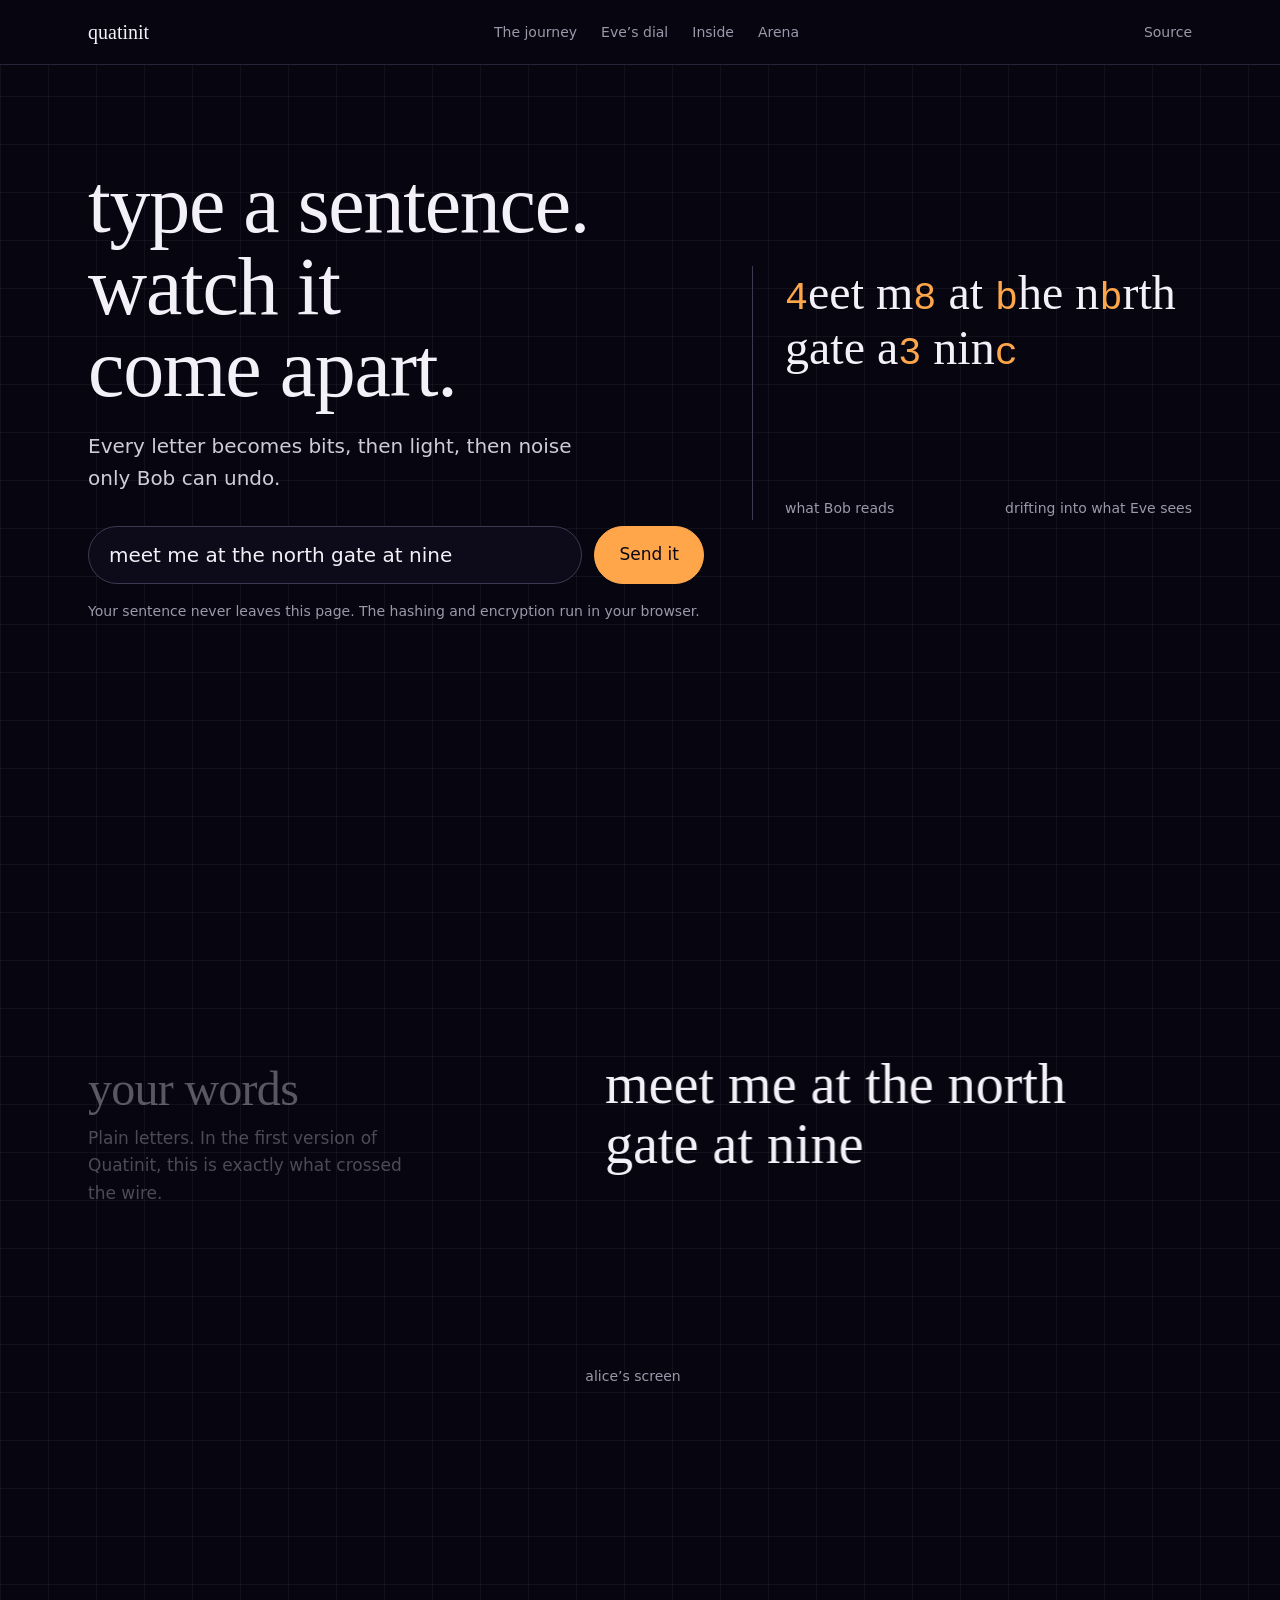
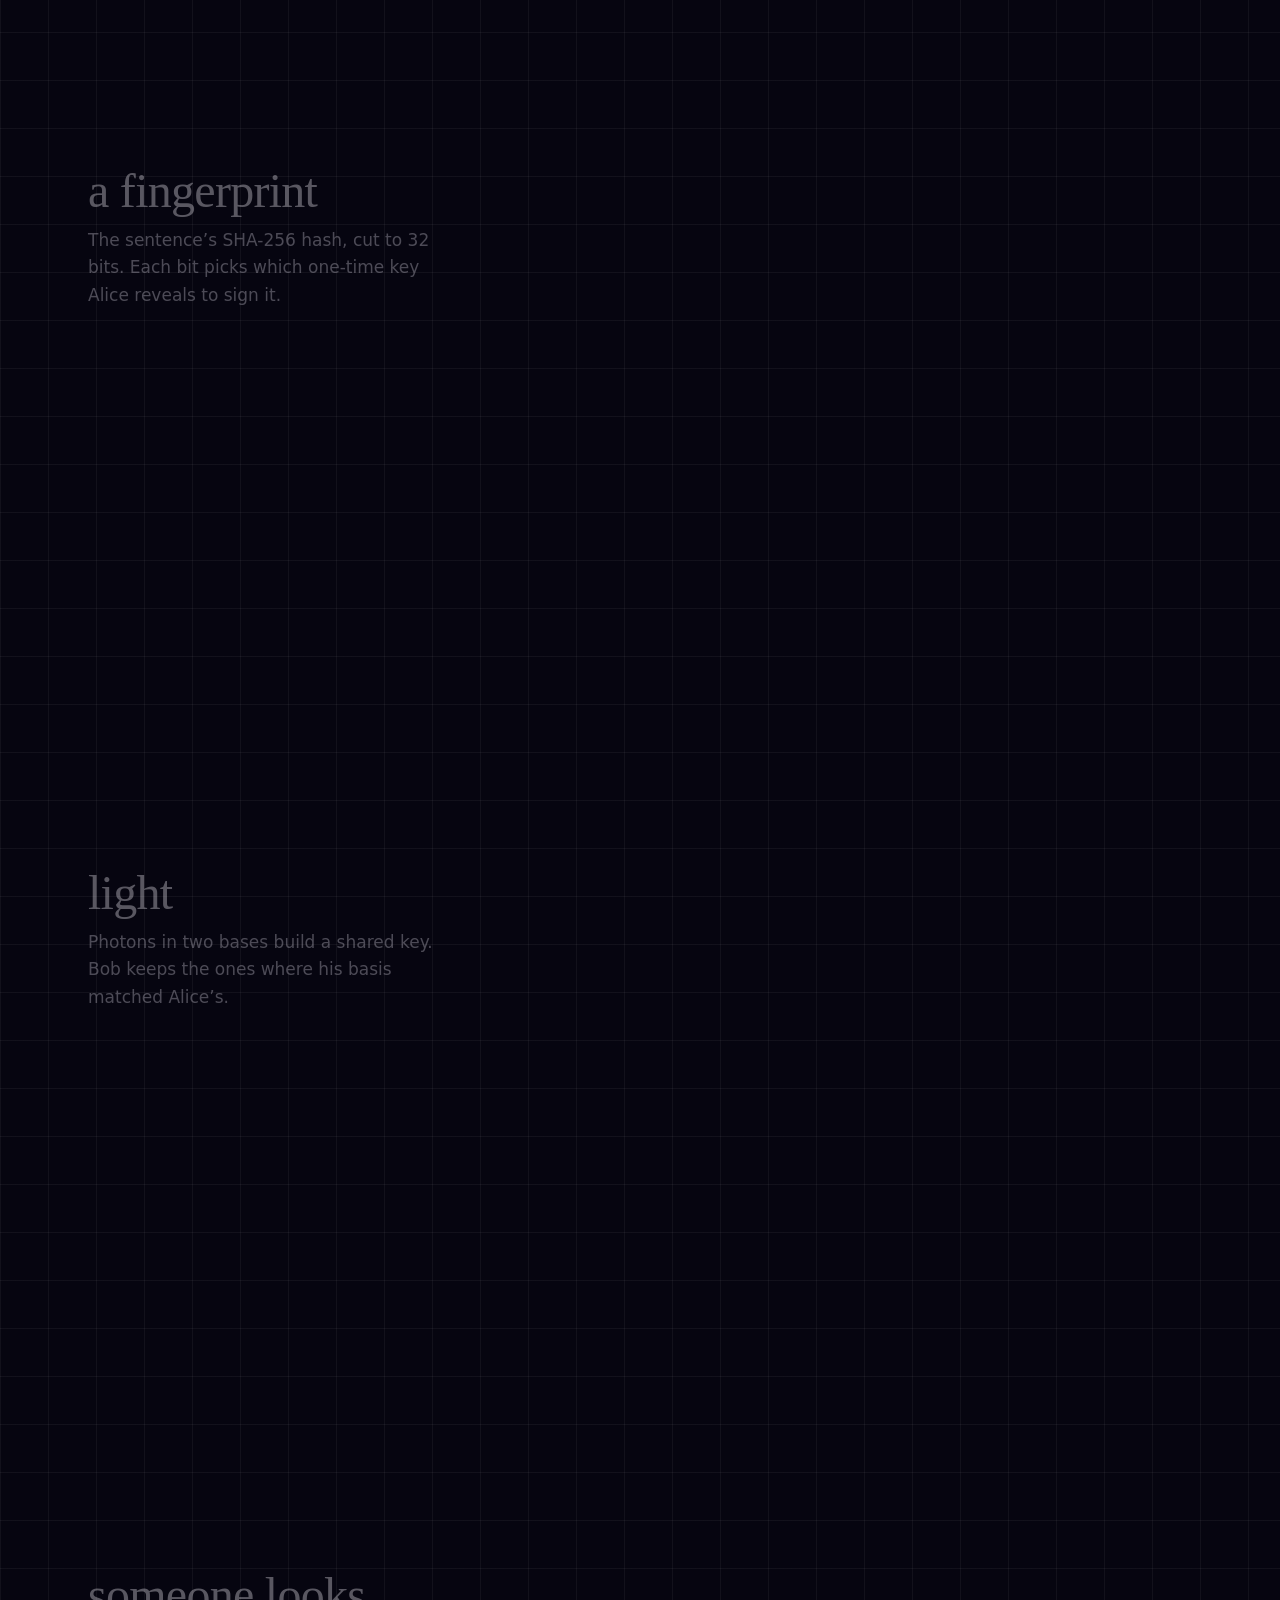
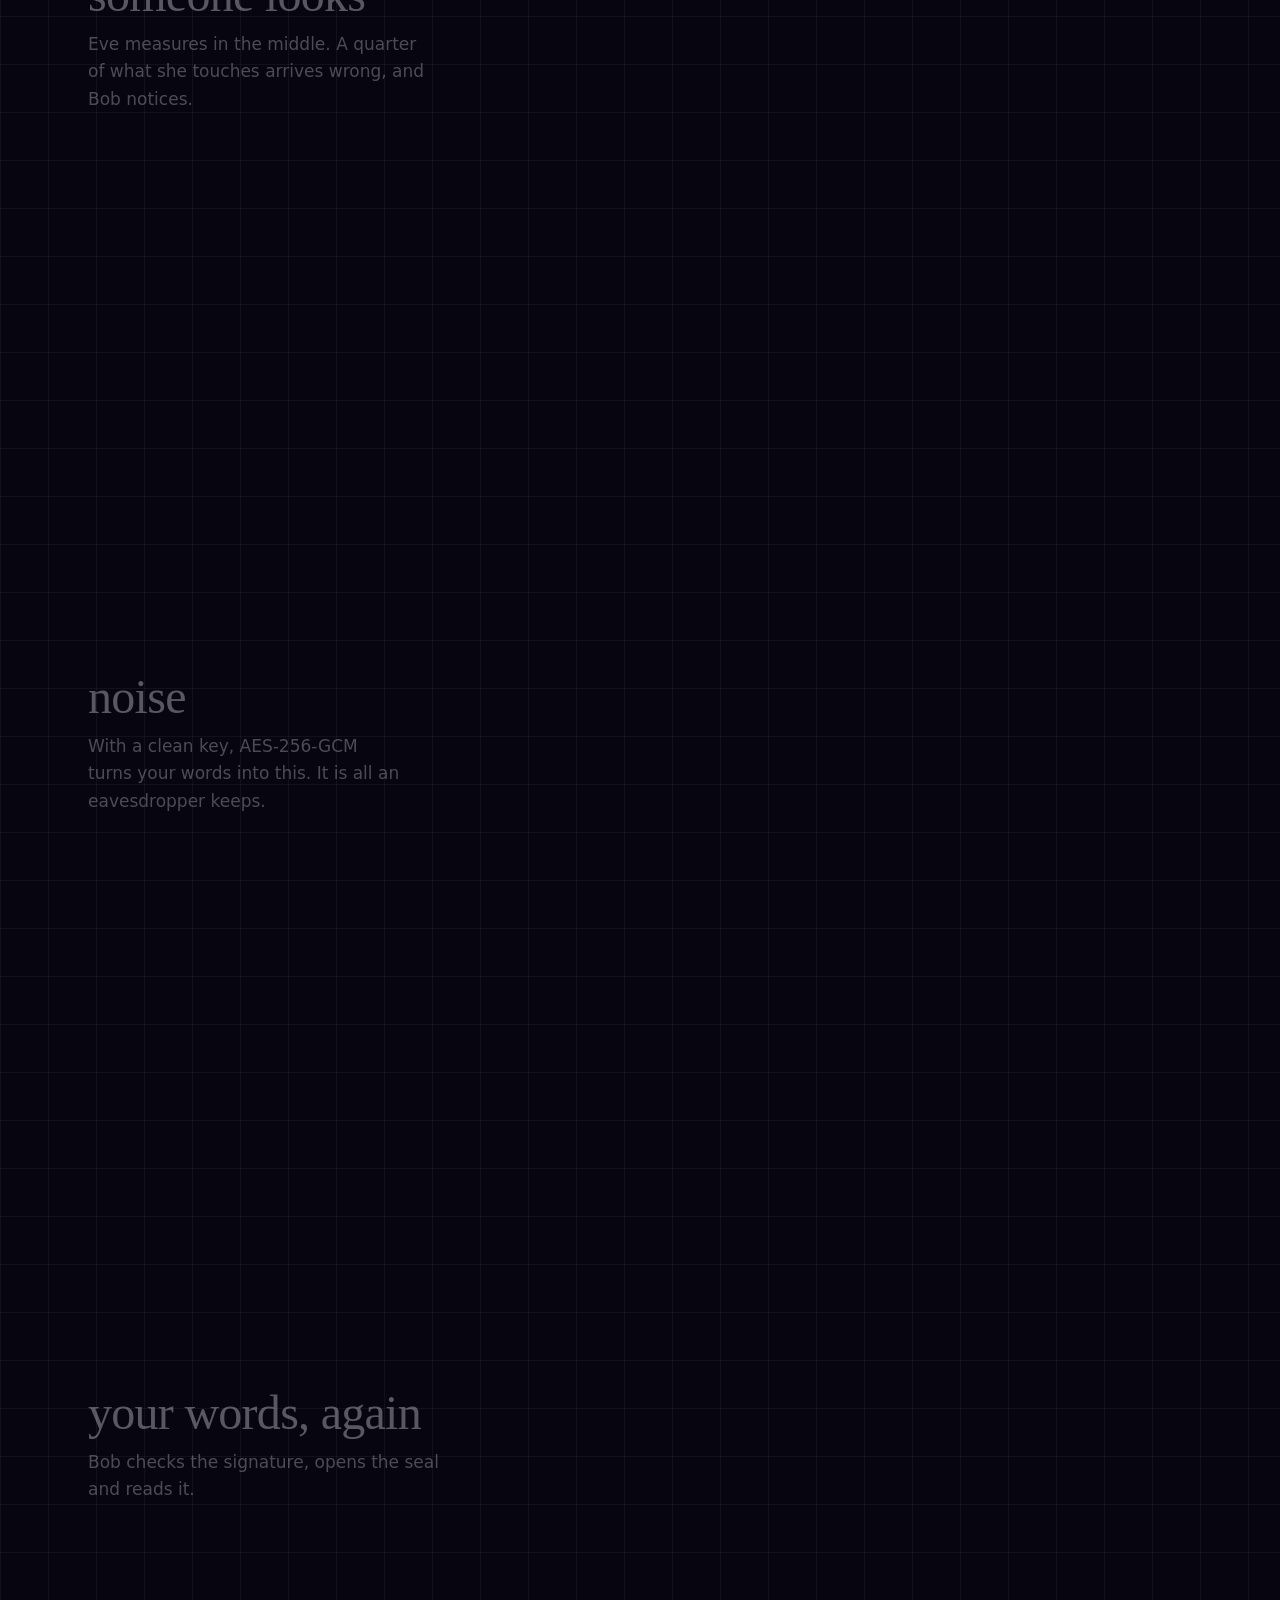
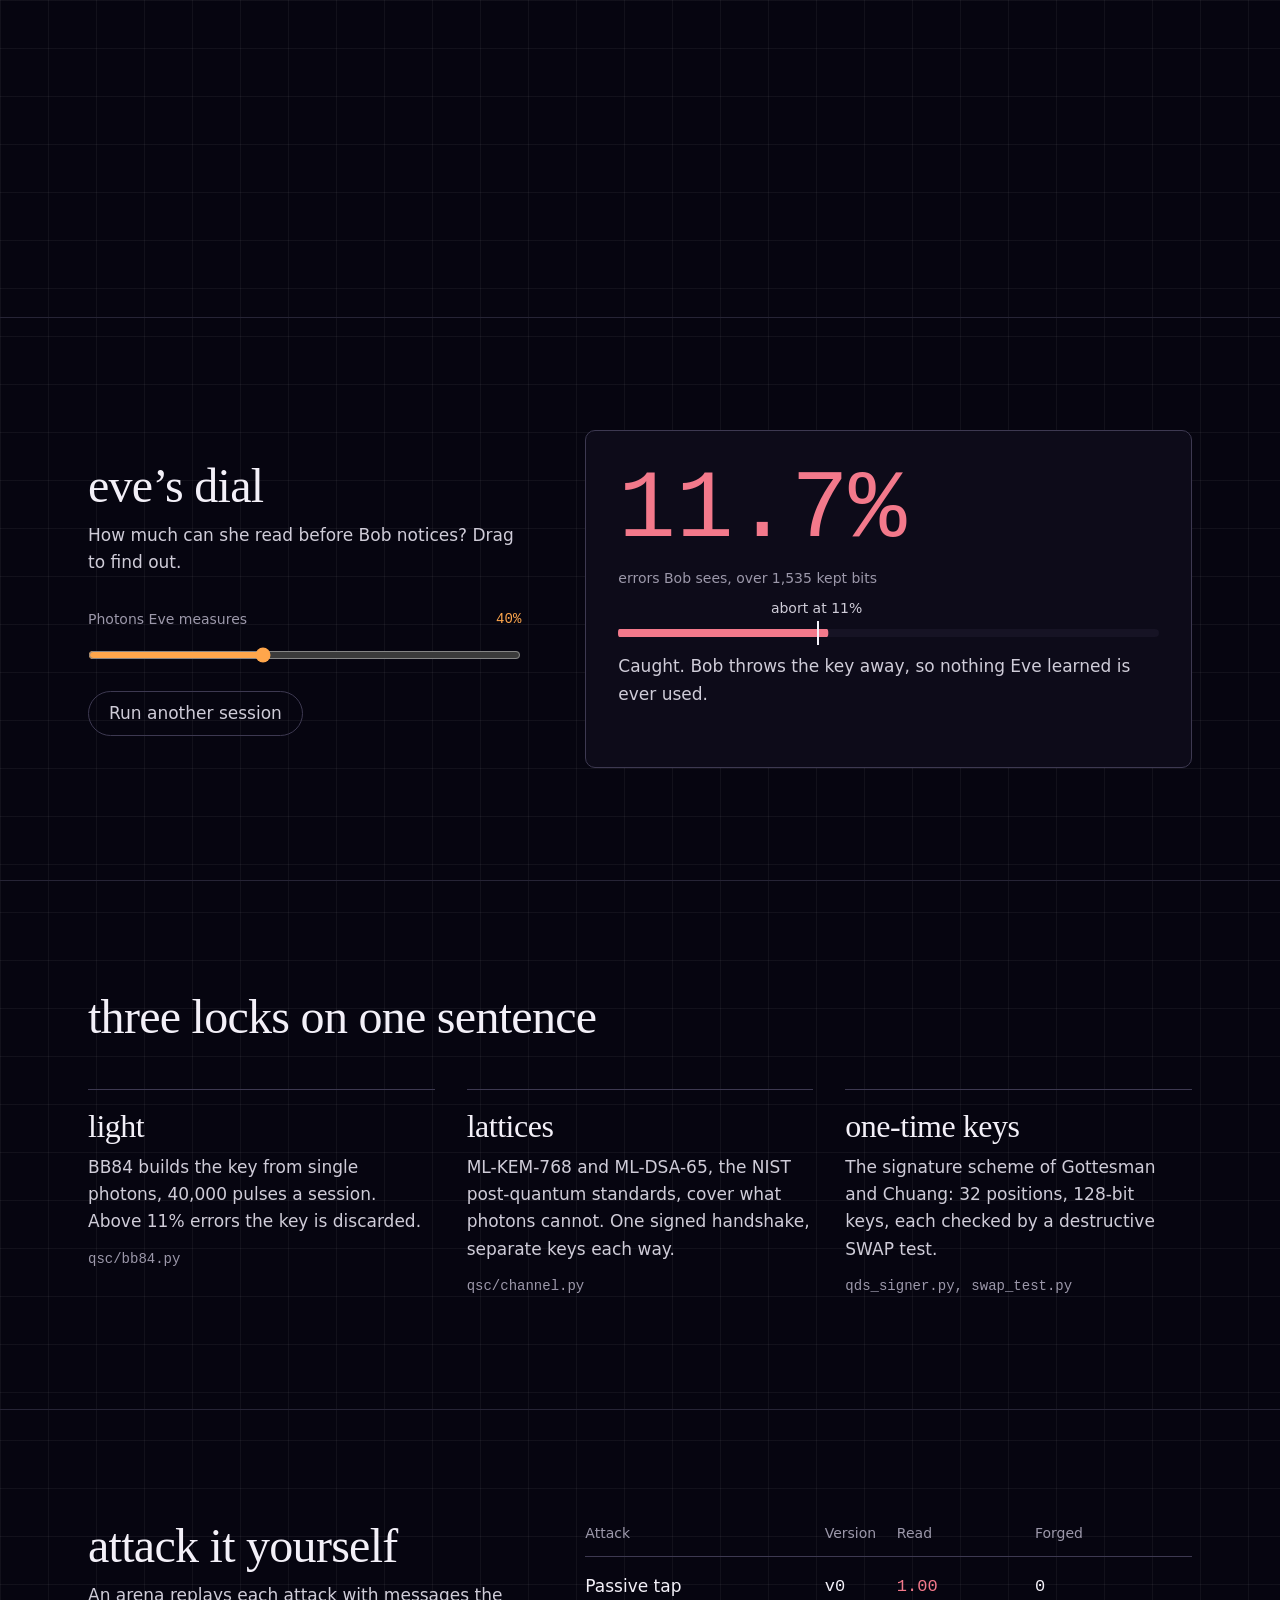
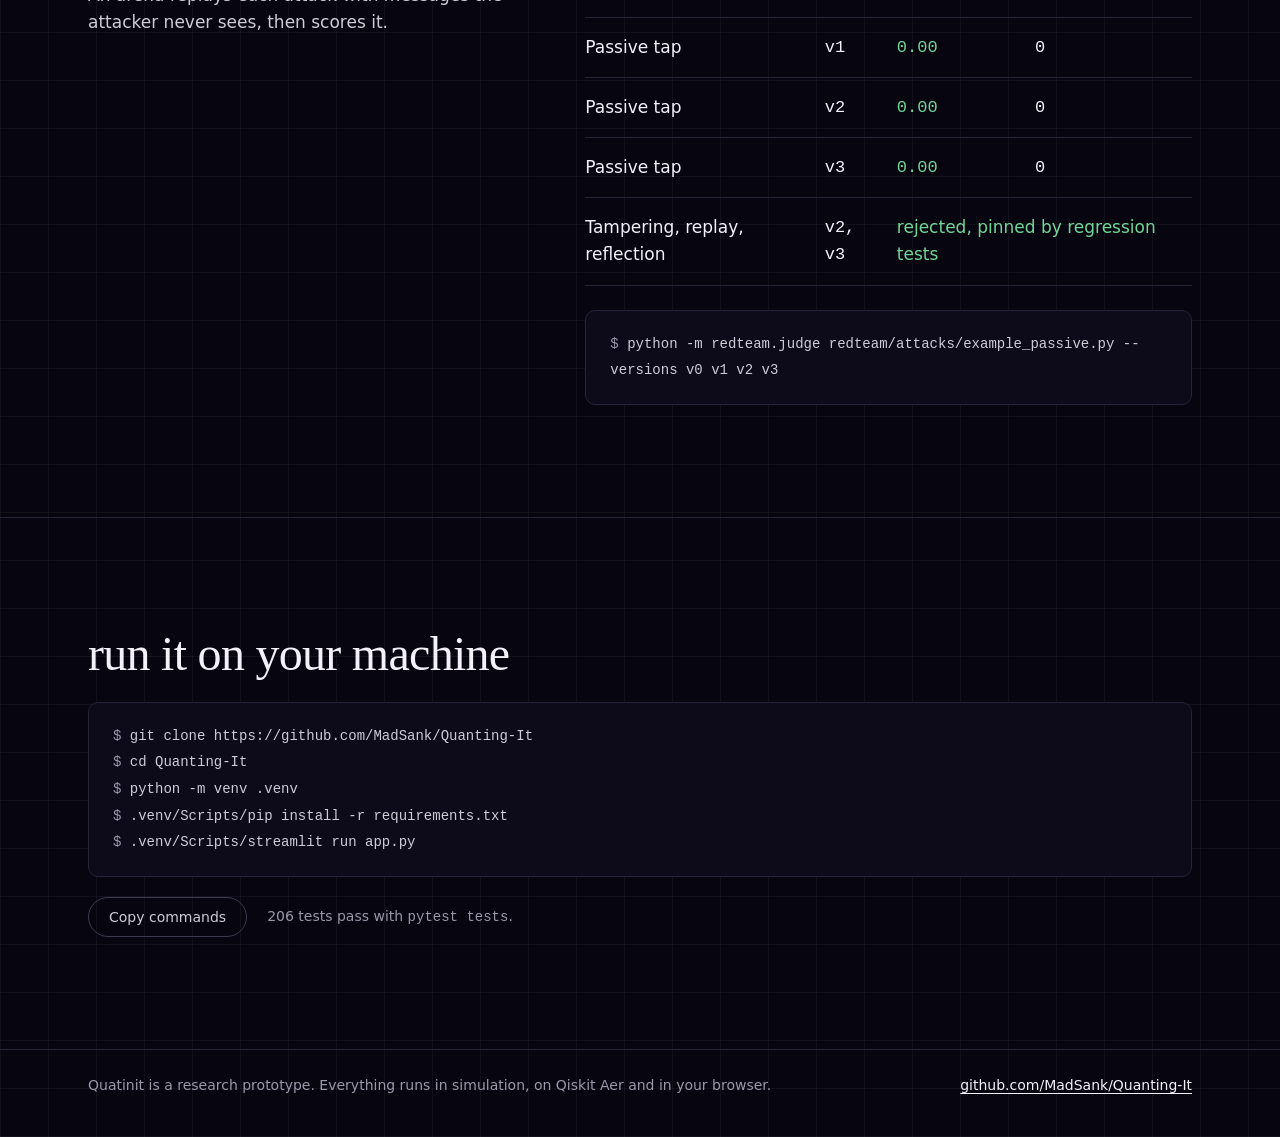
<file: website/site/index.html>
<!doctype html>
<html lang="en">
<head>
<meta charset="utf-8">
<meta name="viewport" content="width=device-width, initial-scale=1">
<title>Quatinit: send a sentence through a quantum-safe line</title>
<meta name="description" content="Type a sentence and watch it become hash bits, photons and ciphertext on its way from Alice to Bob. Quatinit is a research prototype of quantum-safe messaging.">
<meta name="theme-color" content="#07060d">
<meta http-equiv="Content-Security-Policy" content="default-src 'none'; script-src 'self'; style-src 'self' https://fonts.googleapis.com; font-src https://fonts.gstatic.com; img-src 'self'; connect-src 'none'; base-uri 'none'; form-action 'none'">
<meta name="referrer" content="no-referrer">
<link rel="icon" href="assets/mark.svg" type="image/svg+xml">
<link rel="preconnect" href="https://fonts.googleapis.com">
<link rel="preconnect" href="https://fonts.gstatic.com" crossorigin>
<link href="https://fonts.googleapis.com/css2?family=Instrument+Serif&family=Geist:wght@400;500&family=Geist+Mono:wght@400&display=swap" rel="stylesheet">
<link rel="stylesheet" href="assets/base.css">
<link rel="stylesheet" href="assets/site.css">
</head>
<body>
<a class="skip" href="#story">Skip to the story</a>
<header class="nav">
  <div class="wrap">
    <a class="name" href="#top">quatinit</a>
    <nav aria-label="Sections">
      <ul>
        <li><a href="#story">The journey</a></li>
        <li><a href="#dial">Eve&rsquo;s dial</a></li>
        <li><a href="#inside">Inside</a></li>
        <li><a href="#arena">Arena</a></li>
      </ul>
    </nav>
    <a href="https://github.com/MadSank/Quanting-It">Source</a>
  </div>
</header>

<main id="top">
  <section class="hero" aria-labelledby="h1">
    <div class="wrap hero-grid">
      <div>
      <h1 id="h1">Type a sentence. Watch it come apart.</h1>
      <p class="lede">Every letter becomes bits, then light, then noise only Bob can undo.</p>
      <form class="compose" id="compose">
        <label class="vh" for="text">Your sentence</label>
        <input id="text" name="text" maxlength="48" value="meet me at the north gate at nine" autocomplete="off" spellcheck="false">
        <button class="btn" type="submit">Send it</button>
      </form>
      <p class="hint">Your sentence never leaves this page. The hashing and encryption run in your browser.</p>
      </div>
      <figure class="teaser" aria-hidden="true">
        <p class="teaser-text" id="teaser">meet me at the north gate at nine</p>
        <figcaption><span>what Bob reads</span><span>drifting into what Eve sees</span></figcaption>
      </figure>
    </div>
  </section>

  <section class="wrap story" id="story" aria-label="Your sentence, step by step">
    <div>
      <article class="step" data-s="0"><h2>your words</h2><p>Plain letters. In the first version of Quatinit, this is exactly what crossed the wire.</p></article>
      <article class="step" data-s="1"><h2>a fingerprint</h2><p>The sentence&rsquo;s SHA-256 hash, cut to 32 bits. Each bit picks which one-time key Alice reveals to sign it.</p></article>
      <article class="step" data-s="2"><h2>light</h2><p>Photons in two bases build a shared key. Bob keeps the ones where his basis matched Alice&rsquo;s.</p></article>
      <article class="step" data-s="3"><h2>someone looks</h2><p>Eve measures in the middle. A quarter of what she touches arrives wrong, and Bob notices.</p></article>
      <article class="step" data-s="4"><h2>noise</h2><p>With a clean key, AES-256-GCM turns your words into this. It is all an eavesdropper keeps.</p></article>
      <article class="step" data-s="5"><h2>your words, again</h2><p>Bob checks the signature, opens the seal and reads it.</p></article>
    </div>
    <div class="stage">
      <div class="field" aria-live="polite">
        <canvas id="cv" role="img" aria-label="Your sentence drawn as moving characters"></canvas>
        <noscript><p class="fallback">meet me at the north gate at nine</p></noscript>
        <div class="cap"><span id="where">alice&rsquo;s screen</span><span id="meter"></span></div>
      </div>
    </div>
  </section>

  <section class="band" id="dial" aria-labelledby="h2-dial">
    <div class="wrap dial">
      <div>
        <h2 id="h2-dial">eve&rsquo;s dial</h2>
        <p class="sub">How much can she read before Bob notices? Drag to find out.</p>
        <label class="range" for="frac"><span>Photons Eve measures</span><output id="fracOut" for="frac">40%</output></label>
        <input type="range" id="frac" min="0" max="100" step="5" value="40">
        <button class="choice" id="rerun" type="button">Run another session</button>
      </div>
      <div class="readout" aria-live="polite">
        <p class="big m" id="qber">0%</p>
        <p class="what">errors Bob sees, over <span id="kept">0</span> kept bits</p>
        <div class="scale" aria-hidden="true"><i id="bar"></i><s></s><em>abort at 11%</em></div>
        <p class="verdict" id="verdict"></p>
      </div>
    </div>
  </section>

  <section class="band" id="inside" aria-labelledby="h2-inside">
    <div class="wrap">
      <h2 id="h2-inside">three locks on one sentence</h2>
      <div class="layers">
        <article><h3>light</h3><p>BB84 builds the key from single photons, 40,000 pulses a session. Above 11% errors the key is discarded.</p><p class="m spec">qsc/bb84.py</p></article>
        <article><h3>lattices</h3><p>ML-KEM-768 and ML-DSA-65, the NIST post-quantum standards, cover what photons cannot. One signed handshake, separate keys each way.</p><p class="m spec">qsc/channel.py</p></article>
        <article><h3>one-time keys</h3><p>The signature scheme of Gottesman and Chuang: 32 positions, 128-bit keys, each checked by a destructive SWAP test.</p><p class="m spec">qds_signer.py, swap_test.py</p></article>
      </div>
    </div>
  </section>

  <section class="band" id="arena" aria-labelledby="h2-arena">
    <div class="wrap arena">
      <div>
        <h2 id="h2-arena">attack it yourself</h2>
        <p class="sub">An arena replays each attack with messages the attacker never sees, then scores it.</p>
      </div>
      <div class="table-wrap">
        <table>
          <caption class="vh">Judge results so far</caption>
          <thead><tr><th scope="col">Attack</th><th scope="col">Version</th><th scope="col">Read</th><th scope="col">Forged</th></tr></thead>
          <tbody>
            <tr><td>Passive tap</td><td class="m">v0</td><td class="m bad">1.00</td><td class="m">0</td></tr>
            <tr><td>Passive tap</td><td class="m">v1</td><td class="m good">0.00</td><td class="m">0</td></tr>
            <tr><td>Passive tap</td><td class="m">v2</td><td class="m good">0.00</td><td class="m">0</td></tr>
            <tr><td>Passive tap</td><td class="m">v3</td><td class="m good">0.00</td><td class="m">0</td></tr>
            <tr><td>Tampering, replay, reflection</td><td class="m">v2, v3</td><td colspan="2" class="good">rejected, pinned by regression tests</td></tr>
          </tbody>
        </table>
        <pre class="cmd m"><span class="p">$</span> python -m redteam.judge redteam/attacks/example_passive.py --versions v0 v1 v2 v3</pre>
      </div>
    </div>
  </section>

  <section class="band" id="run" aria-labelledby="h2-run">
    <div class="wrap run">
      <h2 id="h2-run">run it on your machine</h2>
      <pre class="cmd m" id="cmds"><span class="p">$</span> git clone https://github.com/MadSank/Quanting-It
<span class="p">$</span> cd Quanting-It
<span class="p">$</span> python -m venv .venv
<span class="p">$</span> .venv/Scripts/pip install -r requirements.txt
<span class="p">$</span> .venv/Scripts/streamlit run app.py</pre>
      <div class="run-foot"><button class="choice" id="copy" type="button">Copy commands</button><span>206 tests pass with <span class="m">pytest tests</span>.</span></div>
    </div>
  </section>
</main>

<footer><div class="wrap"><span>Quatinit is a research prototype. Everything runs in simulation, on Qiskit Aer and in your browser.</span><a href="https://github.com/MadSank/Quanting-It">github.com/MadSank/Quanting-It</a></div></footer>
<script type="module" src="assets/main.js"></script>
</body>
</html>
</file>
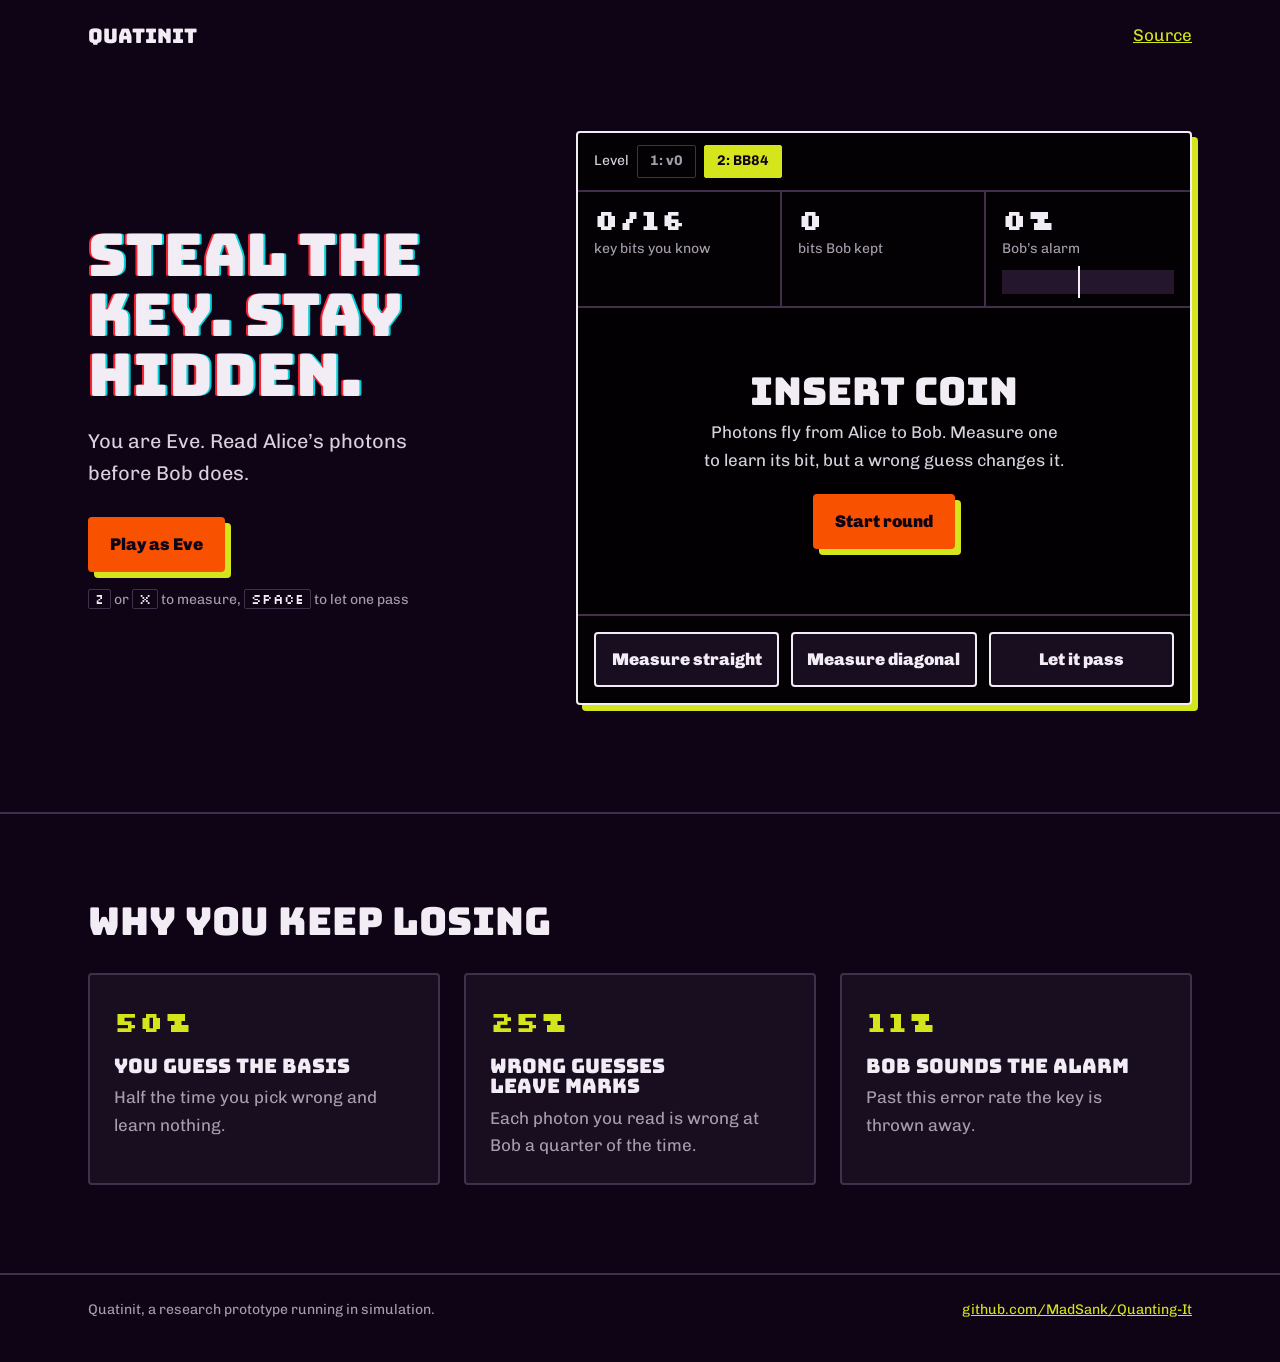
<file: website/previews/arcade/index.html>
<!doctype html>
<html lang="en">
<head>
<meta charset="utf-8">
<meta name="viewport" content="width=device-width, initial-scale=1">
<title>Quatinit, preview D: Arcade</title>
<meta name="description" content="Play Eve: steal a quantum key without setting off the alarm. Design preview D.">
<link rel="preconnect" href="https://fonts.googleapis.com">
<link rel="preconnect" href="https://fonts.gstatic.com" crossorigin>
<link href="https://fonts.googleapis.com/css2?family=Bungee&family=Chivo:wght@400;700;900&family=Silkscreen:wght@700&display=swap" rel="stylesheet">
<style>
/* Hallmark · theme: arcade (by request for variety, playful) · genre: playful · job: try · hero: split, the cabinet on the right · nav: wordmark and one link · footer: one line · signature: a playable round as Eve, where every photon you read raises the alarm · mode: fast preview */
/* Hallmark · pre-emit critique: P4 H5 E5 S5 R3 V4 · weakest: R, sections below the game are thin; the game carries the page */
:root {
  --color-paper: oklch(14% 0.04 312); --color-paper-2: oklch(18.5% 0.042 312); --color-paper-3: oklch(23% 0.045 312);
  --color-ink: oklch(95% 0.014 315); --color-ink-2: oklch(87% 0.018 315); --color-muted: oklch(71% 0.024 315);
  --color-rule: oklch(34% 0.05 312);
  --color-accent: oklch(66% 0.215 40); --color-accent-2: oklch(88% 0.195 115); --color-accent-ink: oklch(14% 0.04 312);
  --color-focus: oklch(88% 0.195 115);
  --color-crt-r: oklch(63% 0.24 25); --color-crt-b: oklch(60% 0.24 265); --color-crt-c: oklch(78% 0.14 200); --color-shade: oklch(8% 0.02 315); --color-scrim: oklch(8% 0.02 315 / 0.82);
  --font-display: "Bungee", "Impact", sans-serif; --font-body: "Chivo", ui-sans-serif, sans-serif; --font-outlier: "Silkscreen", monospace;
  --radius-card: 4px; --shadow-card: 6px 6px 0 var(--color-accent-2); --shadow-press: 2px 2px 0 var(--color-accent-2);
  --text-sm: 0.875rem; --text-base: 1.0625rem; --text-lg: 1.25rem; --text-title: 1.75rem; --text-display-s: 2.4rem; --text-display: clamp(2.4rem, 4.6vw, 4rem);
  --container: 1200px; --gutter: clamp(16px, 4vw, 48px);
}
*, *::before, *::after { box-sizing: border-box; }
html, body { overflow-x: clip; }
html { color-scheme: dark; scrollbar-color: var(--color-rule) var(--color-paper); }
body { margin: 0; background: var(--color-paper); color: var(--color-ink-2); font-family: var(--font-body); font-size: var(--text-base); line-height: 1.6; caret-color: var(--color-accent-2); }
::selection { background: var(--color-accent-2); color: var(--color-accent-ink); }
h1, h2, h3 { font-family: var(--font-display); font-weight: 400; color: var(--color-ink); line-height: 1.02; margin: 0; overflow-wrap: break-word; min-width: 0; text-wrap: balance; }
h1 { text-shadow: -2px 0 var(--color-crt-r), 2px 0 var(--color-crt-c); }
p { margin: 0; text-wrap: pretty; }
a { color: var(--color-accent-2); }
:focus-visible { outline: 3px solid var(--color-focus); outline-offset: 3px; transition: none; }
.wrap { max-width: var(--container); margin: 0 auto; padding: 0 var(--gutter); }
.px { font-family: var(--font-outlier); font-weight: 700; }

.nav .wrap { display: flex; justify-content: space-between; align-items: center; padding-top: 20px; padding-bottom: 20px; }
.nav .name { font-family: var(--font-display); color: var(--color-ink); text-decoration: none; font-size: var(--text-lg); }

.btn { font: inherit; font-weight: 900; font-size: var(--text-base); border: 2px solid var(--color-ink); border-radius: var(--radius-card); padding: 12px 20px; cursor: pointer;
  background: var(--color-paper-2); color: var(--color-ink); box-shadow: var(--shadow-card); transition: transform 80ms steps(1), box-shadow 80ms steps(1); }
.btn:hover { background: var(--color-paper-3); }
.btn:active { transform: translate(4px, 4px); box-shadow: var(--shadow-press); }
.btn--primary { background: var(--color-accent); color: var(--color-accent-ink); border-color: var(--color-accent); }
.btn--primary:hover { background: var(--color-accent-2); border-color: var(--color-accent-2); }
.btn:disabled { opacity: .45; cursor: not-allowed; }

.hero .wrap { display: grid; grid-template-columns: minmax(0, 5fr) minmax(0, 7fr); gap: 48px; align-items: center; min-height: min(740px, calc(100dvh - 80px)); padding-bottom: 48px; }
.hero h1 { font-size: var(--text-display); }
.hero .lede { margin-top: 20px; font-size: var(--text-lg); max-width: 30ch; }
.hero .actions { margin-top: 28px; display: flex; gap: 16px; flex-wrap: wrap; align-items: center; }
.hero .keys { font-size: var(--text-sm); color: var(--color-muted); }
kbd { font-family: var(--font-outlier); border: 1px solid var(--color-rule); padding: 0 6px; border-radius: 2px; color: var(--color-ink); }

.cab { background: var(--color-shade); border: 2px solid var(--color-ink); border-radius: var(--radius-card); box-shadow: var(--shadow-card); }
.hud { display: grid; grid-template-columns: repeat(3, minmax(0, 1fr)); border-bottom: 2px solid var(--color-rule); }
.hud div { padding: 12px 16px; border-right: 2px solid var(--color-rule); }
.hud div:last-child { border-right: 0; }
.hud b { display: block; font-family: var(--font-outlier); font-size: var(--text-title); color: var(--color-ink); line-height: 1.1; }
.hud span { font-size: var(--text-sm); color: var(--color-muted); }
.alarm { height: 12px; background: var(--color-paper-3); margin-top: 8px; position: relative; }
.alarm i { position: absolute; inset: 0; background: var(--color-accent); transform-origin: left; transform: scaleX(0); transition: transform 120ms steps(3); }
.alarm s { position: absolute; top: -4px; bottom: -4px; width: 2px; background: var(--color-ink); left: 44%; }
.screen { position: relative; aspect-ratio: 16 / 8; }
.screen canvas { width: 100%; height: 100%; display: block; }
.overlay { position: absolute; inset: 0; display: grid; place-items: center; text-align: center; padding: 24px; background: var(--color-scrim); }
.overlay[hidden] { display: none; }
.overlay h2 { font-size: var(--text-display-s); }
.overlay p { margin-top: 8px; max-width: 36ch; }
.overlay .btn { margin-top: 20px; }
.controls { display: grid; grid-template-columns: repeat(3, minmax(0, 1fr)); gap: 12px; padding: 16px; border-top: 2px solid var(--color-rule); }
.controls .btn { box-shadow: none; padding: 12px 8px; }
.controls .btn:active { transform: translate(0, 2px); }
.levels { display: flex; gap: 8px; padding: 12px 16px; border-bottom: 2px solid var(--color-rule); font-size: var(--text-sm); align-items: center; }
.levels button { font: inherit; font-weight: 700; background: transparent; color: var(--color-muted); border: 1px solid var(--color-rule); border-radius: 2px; padding: 4px 12px; cursor: pointer; }
.levels button[aria-pressed="true"] { color: var(--color-accent-ink); background: var(--color-accent-2); border-color: var(--color-accent-2); }

section.band { padding: 88px 0; border-top: 2px solid var(--color-rule); }
.rules { display: grid; grid-template-columns: repeat(3, minmax(0, 1fr)); gap: 24px; margin-top: 32px; }
.rule { background: var(--color-paper-2); border: 2px solid var(--color-rule); border-radius: var(--radius-card); padding: 24px; }
.rule .px { color: var(--color-accent-2); font-size: var(--text-title); }
.rule h3 { font-size: var(--text-lg); margin-top: 12px; }
.rule p { margin-top: 8px; color: var(--color-muted); }
.band h2 { font-size: var(--text-display-s); }
footer { border-top: 2px solid var(--color-rule); padding: 24px 0 40px; font-size: var(--text-sm); color: var(--color-muted); }
footer .wrap { display: flex; justify-content: space-between; gap: 16px; flex-wrap: wrap; }
@media (max-width: 900px) { .hero .wrap, .rules { grid-template-columns: minmax(0, 1fr); } }
@media (prefers-reduced-motion: reduce) { .btn, .alarm i { transition: none; } }
</style>
</head>
<body>
<header class="nav"><div class="wrap"><a class="name" href="#top">Quatinit</a><a href="https://github.com/MadSank/Quanting-It">Source</a></div></header>
<main id="top">
  <section class="hero" aria-labelledby="h1">
    <div class="wrap">
      <div>
        <h1 id="h1">Steal the key. Stay hidden.</h1>
        <p class="lede">You are Eve. Read Alice’s photons before Bob does.</p>
        <div class="actions">
          <button class="btn btn--primary" id="start">Play as Eve</button>
          <span class="keys"><kbd>Z</kbd> or <kbd>X</kbd> to measure, <kbd>Space</kbd> to let one pass</span>
        </div>
      </div>
      <div class="cab">
        <div class="levels" role="group" aria-label="Level">
          <span>Level</span>
          <button aria-pressed="false" data-lv="0">1: v0</button>
          <button aria-pressed="true" data-lv="1">2: BB84</button>
        </div>
        <div class="hud">
          <div><b id="stolen">0/16</b><span>key bits you know</span></div>
          <div><b id="sifted">0</b><span>bits Bob kept</span></div>
          <div><b id="qber">0%</b><span>Bob’s alarm</span><div class="alarm" aria-hidden="true"><i id="abar"></i><s></s></div></div>
        </div>
        <div class="screen"><canvas id="game" aria-label="Photons travelling from Alice to Bob"></canvas>
          <div class="overlay" id="ov"><div><h2 id="ovh">Insert coin</h2><p id="ovp">Photons fly from Alice to Bob. Measure one to learn its bit, but a wrong guess changes it.</p><button class="btn btn--primary" id="go">Start round</button></div></div>
        </div>
        <div class="controls">
          <button class="btn" data-m="0">Measure straight</button>
          <button class="btn" data-m="1">Measure diagonal</button>
          <button class="btn" data-m="-1">Let it pass</button>
        </div>
      </div>
    </div>
  </section>

  <section class="band" aria-labelledby="h2a">
    <div class="wrap">
      <h2 id="h2a">Why you keep losing</h2>
      <div class="rules">
        <div class="rule"><span class="px">50%</span><h3>You guess the basis</h3><p>Half the time you pick wrong and learn nothing.</p></div>
        <div class="rule"><span class="px">25%</span><h3>Wrong guesses leave marks</h3><p>Each photon you read is wrong at Bob a quarter of the time.</p></div>
        <div class="rule"><span class="px">11%</span><h3>Bob sounds the alarm</h3><p>Past this error rate the key is thrown away.</p></div>
      </div>
    </div>
  </section>
</main>
<footer><div class="wrap"><span>Quatinit, a research prototype running in simulation.</span><a href="https://github.com/MadSank/Quanting-It">github.com/MadSank/Quanting-It</a></div></footer>
<script>
(() => {
  const $ = (s) => document.querySelector(s), css = getComputedStyle(document.documentElement), C = (n) => css.getPropertyValue(n).trim();
  const reduce = matchMedia('(prefers-reduced-motion: reduce)').matches;
  const cv = $('#game'), ctx = cv.getContext('2d');
  let W, H, level = 1, photons = [], running = false, t0 = 0, stolen = 0, sifted = 0, errs = 0, spawn = 0, last = 0, flash = null;
  function size() { const r = cv.getBoundingClientRect(), d = devicePixelRatio || 1; W = r.width; H = r.height; cv.width = W * d; cv.height = H * d; ctx.setTransform(d, 0, 0, d, 0, 0); }
  size(); addEventListener('resize', size);
  const GATE = () => W * 0.5;
  function newPhoton() { return { x: 70, basis: Math.random() < .5 ? 0 : 1, bit: Math.random() < .5 ? 0 : 1, touched: false, seen: null }; }
  function hud() {
    $('#stolen').textContent = `${stolen}/16`; $('#sifted').textContent = sifted;
    const q = sifted ? errs / sifted : 0; $('#qber').textContent = Math.round(q * 100) + '%';
    $('#abar').style.transform = `scaleX(${Math.min(q / 0.25, 1)})`;
  }
  function end(win, h, p) { running = false; $('#ovh').textContent = h; $('#ovp').textContent = p; $('#go').textContent = 'Play again'; $('#ov').hidden = false; }
  function reach(p) { // photon arrives at Bob
    const bBasis = Math.random() < .5 ? 0 : 1; if (bBasis !== p.origBasis) return; // discarded in sifting
    sifted++;
    const got = bBasis === p.basis ? p.bit : (Math.random() < .5 ? 0 : 1);
    if (got !== p.origBit) errs++;
    if (p.touched && p.measuredBasis === p.origBasis) stolen++;
    hud();
    const q = errs / sifted;
    if (sifted >= 8 && q > 0.11) end(false, 'Caught', `Bob’s error rate hit ${Math.round(q * 100)}%. He threw the key away. You learned ${stolen} bits of nothing.`);
    else if (stolen >= 16) end(true, 'You got the key', 'Rare. Real BB84 checks more bits and you would still be seen.');
    else if (sifted >= 40) end(true, 'Key agreed', stolen ? `Bob never noticed, but you only know ${stolen} of the bits.` : 'Bob never noticed, because you never looked.');
  }
  function act(m) {
    if (!running) return;
    const p = photons.find((q) => !q.touched && !q.passed && Math.abs(q.x - GATE()) < 70);
    if (!p) return;
    if (m < 0) { p.passed = true; return; }
    p.touched = true; p.measuredBasis = m;
    const r = m === p.basis ? p.bit : (Math.random() < .5 ? 0 : 1);
    p.basis = m; p.bit = r; p.seen = r; flash = { x: p.x, ok: m === p.origBasis, t: performance.now() };
  }
  function v0() { end(true, 'Too easy', 'v0 sends the message itself in plain text. You just read it: "meet at nine".'); }
  function frame(ts) {
    if (!running) return draw(ts);
    const dt = Math.min((ts - (last || ts)) / 1000, .05); last = ts;
    if ((spawn -= dt) <= 0) { const p = newPhoton(); p.origBasis = p.basis; p.origBit = p.bit; photons.push(p); spawn = 1.1; }
    photons.forEach((p) => { p.x += dt * 110; });
    photons = photons.filter((p) => { if (p.x > W - 60) { reach(p); return false; } return true; });
    draw(ts); if (running) requestAnimationFrame(frame);
  }
  function draw(ts) {
    ctx.fillStyle = C('--color-shade'); ctx.fillRect(0, 0, W, H);
    const y = H / 2;
    ctx.strokeStyle = C('--color-rule'); ctx.lineWidth = 2; ctx.setLineDash([6, 8]); ctx.beginPath(); ctx.moveTo(40, y); ctx.lineTo(W - 40, y); ctx.stroke(); ctx.setLineDash([]);
    ctx.font = `700 13px ${C('--font-outlier')}`; ctx.fillStyle = C('--color-ink-2'); ctx.textAlign = 'center';
    ctx.fillText('Alice', 40, y - 34); ctx.fillText('Bob', W - 40, y - 34); ctx.fillStyle = C('--color-accent'); ctx.fillText('You', GATE(), y - 70);
    ctx.strokeStyle = C('--color-accent'); ctx.strokeRect(GATE() - 70, y - 54, 140, 108);
    photons.forEach((p) => {
      ctx.fillStyle = p.touched ? C('--color-accent') : C('--color-crt-c');
      ctx.beginPath(); ctx.arc(p.x, y, 13, 0, Math.PI * 2); ctx.fill();
      ctx.fillStyle = C('--color-accent-ink'); ctx.font = `700 13px ${C('--font-outlier')}`; ctx.fillText(p.seen === null ? '?' : p.seen, p.x, y + 5);
    });
    if (flash && ts - flash.t < 500) { ctx.fillStyle = flash.ok ? C('--color-accent-2') : C('--color-crt-r'); ctx.font = `700 14px ${C('--font-outlier')}`; ctx.fillText(flash.ok ? 'Right basis' : 'Wrong basis', GATE(), y + 80); }
  }
  function start() {
    $('#ov').hidden = true; if (level === 0) return v0();
    photons = []; stolen = sifted = errs = 0; spawn = 0; last = 0; running = true; hud(); requestAnimationFrame(frame);
  }
  $('#go').addEventListener('click', start);
  $('#start').addEventListener('click', () => { $('.cab').scrollIntoView({ behavior: reduce ? 'auto' : 'smooth', block: 'center' }); start(); });
  document.querySelectorAll('[data-m]').forEach((b) => b.addEventListener('click', () => act(+b.dataset.m)));
  document.querySelectorAll('[data-lv]').forEach((b) => b.addEventListener('click', () => { level = +b.dataset.lv; document.querySelectorAll('[data-lv]').forEach((x) => x.setAttribute('aria-pressed', x === b)); running = false; $('#ovh').textContent = level ? 'Level 2: BB84' : 'Level 1: v0'; $('#ovp').textContent = level ? 'Measure photons to learn the key without raising Bob’s alarm.' : 'The old protocol. See how long it takes.'; $('#go').textContent = 'Start round'; $('#ov').hidden = false; }));
  addEventListener('keydown', (e) => { if (!running) return; if (e.key === 'z' || e.key === 'Z') act(0); else if (e.key === 'x' || e.key === 'X') act(1); else if (e.key === ' ') { e.preventDefault(); act(-1); } });
  draw(0);
})();
</script>
</body>
</html>
</file>
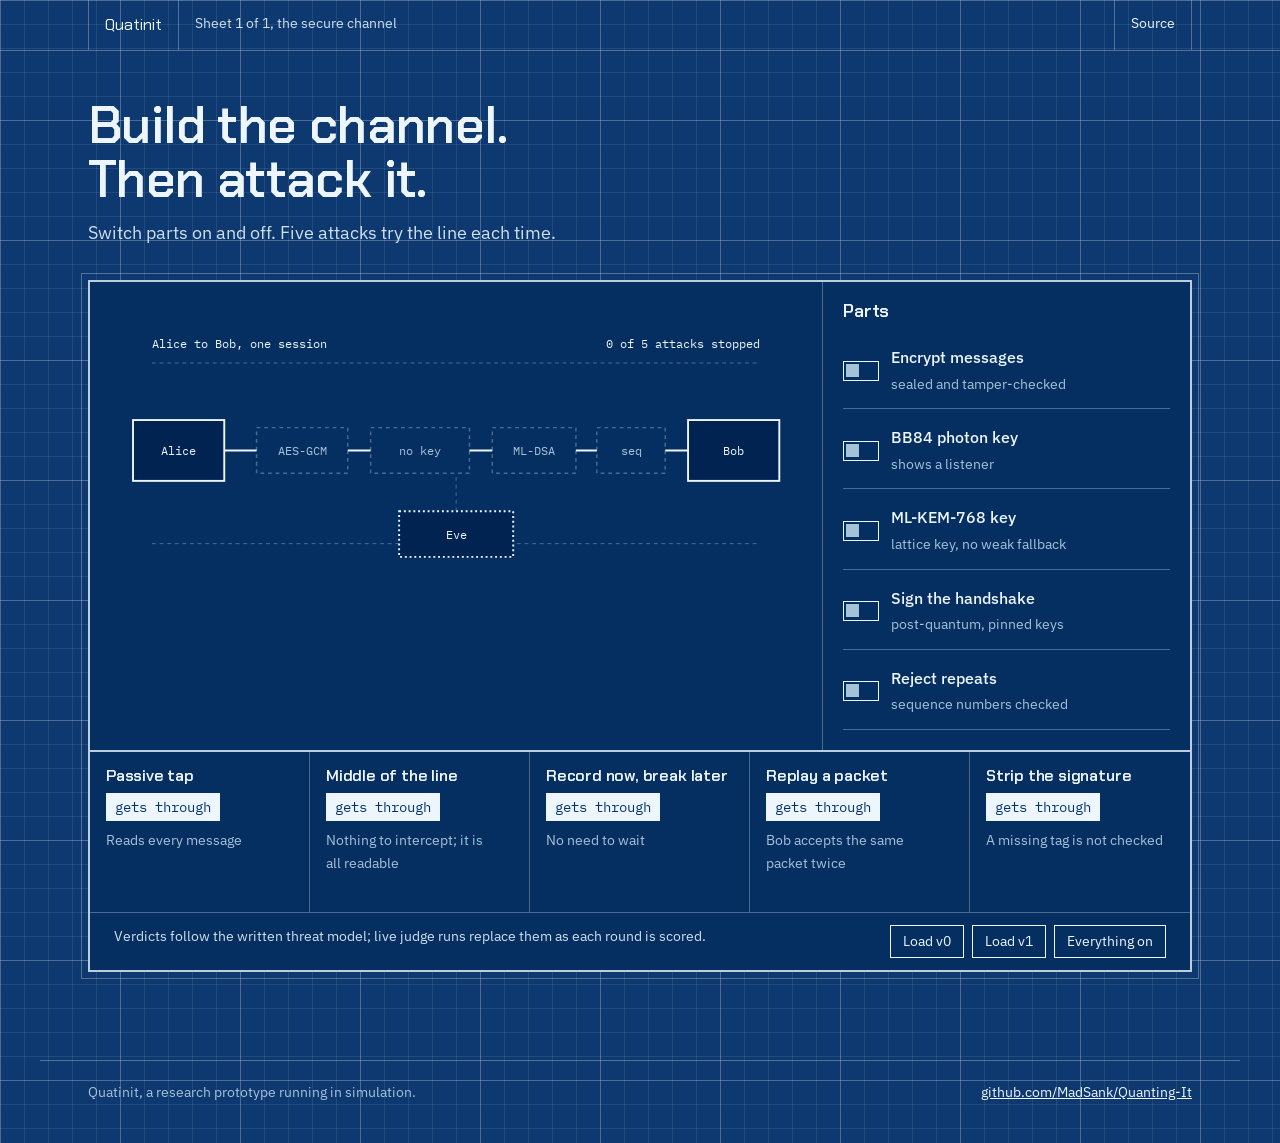
<file: website/previews/blueprint/index.html>
<!doctype html>
<html lang="en">
<head>
<meta charset="utf-8">
<meta name="viewport" content="width=device-width, initial-scale=1">
<title>Quatinit, preview E: Blueprint</title>
<meta name="description" content="Build a secure channel piece by piece and see which attacks still get through. Design preview E.">
<link rel="preconnect" href="https://fonts.googleapis.com">
<link rel="preconnect" href="https://fonts.gstatic.com" crossorigin>
<link href="https://fonts.googleapis.com/css2?family=Chakra+Petch:wght@600&family=IBM+Plex+Sans:wght@400;500&family=IBM+Plex+Mono:wght@500&display=swap" rel="stylesheet">
<style>
/* Hallmark · theme: blueprint (picked for a schematic you edit) · genre: modern-minimal · job: try · hero: the drawing sheet, head above the schematic · nav: title block · footer: one line · signature: a schematic of the channel where switching parts on and off changes which attacks get through · mode: fast preview */
/* Hallmark · pre-emit critique: P4 H5 E4 S5 R4 V4 · weakest: P, verdicts come from the written threat model, not from live runs; the page says so */
:root {
  --color-paper: oklch(35% 0.105 256); --color-paper-2: oklch(31% 0.10 257); --color-paper-3: oklch(26.5% 0.095 258);
  --color-ink: oklch(97% 0.012 240); --color-ink-2: oklch(90% 0.025 242); --color-muted: oklch(80% 0.045 244);
  --color-rule: oklch(93% 0.02 240 / 0.85); --color-rule-2: oklch(93% 0.02 240 / 0.32);
  --color-grid: oklch(97% 0.01 240 / 0.09); --color-grid-2: oklch(97% 0.01 240 / 0.2);
  --color-accent: oklch(97% 0.012 240); --color-accent-ink: oklch(33% 0.105 256); --color-focus: oklch(97% 0.012 240);
  --font-display: "Chakra Petch", ui-sans-serif, sans-serif; --font-body: "IBM Plex Sans", ui-sans-serif, sans-serif; --font-outlier: "IBM Plex Mono", ui-monospace, monospace;
  --tracking-display: -0.012em;
  --text-sm: 0.875rem; --text-base: 1rem; --text-lg: 1.125rem; --text-title: 1.5rem; --text-display-s: 2.25rem; --text-display: clamp(2.2rem, 4vw, 3.4rem);
  --container: 1200px; --gutter: clamp(16px, 4vw, 48px);
}
*, *::before, *::after { box-sizing: border-box; }
html, body { overflow-x: clip; }
html { color-scheme: dark; scrollbar-color: var(--color-rule-2) var(--color-paper-3); }
body { margin: 0; color: var(--color-ink-2); font-family: var(--font-body); font-size: var(--text-base); line-height: 1.6; caret-color: var(--color-ink);
  background-color: var(--color-paper);
  background-image: linear-gradient(var(--color-grid-2) 1px, transparent 1px), linear-gradient(90deg, var(--color-grid-2) 1px, transparent 1px),
    linear-gradient(var(--color-grid) 1px, transparent 1px), linear-gradient(90deg, var(--color-grid) 1px, transparent 1px);
  background-size: 120px 120px, 120px 120px, 24px 24px, 24px 24px; }
::selection { background: var(--color-ink); color: var(--color-accent-ink); }
h1, h2, h3 { font-family: var(--font-display); font-weight: 600; color: var(--color-ink); letter-spacing: var(--tracking-display); line-height: 1.06; margin: 0; overflow-wrap: break-word; min-width: 0; text-wrap: balance; }
p { margin: 0; text-wrap: pretty; }
a { color: var(--color-ink); }
:focus-visible { outline: 2px solid var(--color-focus); outline-offset: 3px; transition: none; }
.wrap { max-width: var(--container); margin: 0 auto; padding: 0 var(--gutter); }
.m { font-family: var(--font-outlier); font-weight: 500; }

.tb { border-bottom: 1px solid var(--color-rule-2); }
.tb .wrap { display: grid; grid-template-columns: auto minmax(0, 1fr) auto; align-items: stretch; }
.tb .wrap > * { padding: 12px 16px; border-right: 1px solid var(--color-rule-2); font-size: var(--text-sm); }
.tb .wrap > :first-child { border-left: 1px solid var(--color-rule-2); font-family: var(--font-display); color: var(--color-ink); font-size: var(--text-base); }
.tb a { text-decoration: none; }

.hero { padding: 48px 0 64px; }
.hero h1 { font-size: var(--text-display); max-width: 18ch; }
.hero .lede { margin-top: 12px; max-width: 52ch; font-size: var(--text-lg); }
.sheet { margin-top: 32px; border: 2px solid var(--color-rule); outline: 1px solid var(--color-rule-2); outline-offset: 6px; background: var(--color-paper-2); display: grid; grid-template-columns: minmax(0, 8fr) minmax(0, 4fr); }
.draw { padding: 24px; border-right: 1px solid var(--color-rule-2); min-width: 0; }
.draw svg { width: 100%; height: auto; display: block; }
.draw svg .line { stroke: var(--color-ink); stroke-width: 2; fill: none; }
.draw svg .faint { stroke: var(--color-rule-2); stroke-width: 1; fill: none; stroke-dasharray: 4 4; }
.draw svg .box { fill: var(--color-paper-3); stroke: var(--color-ink); stroke-width: 2; }
.draw svg .part { fill: var(--color-paper-2); stroke: var(--color-ink); stroke-width: 1.5; }
.draw svg .part.off { stroke: var(--color-rule-2); stroke-dasharray: 4 4; }
.draw svg text { fill: var(--color-ink); font-family: var(--font-outlier); font-size: 13px; }
.draw svg .part.off + text { fill: var(--color-muted); }
.draw svg .eve { fill: var(--color-paper-3); stroke: var(--color-ink); stroke-width: 2; stroke-dasharray: 2 3; }
.parts { padding: 20px; display: grid; gap: 4px; align-content: start; }
.parts h2 { font-size: var(--text-lg); margin-bottom: 8px; }
.sw { display: grid; grid-template-columns: auto minmax(0, 1fr); gap: 12px; align-items: center; padding: 12px 0; border-bottom: 1px solid var(--color-rule-2); cursor: pointer; }
.sw input { appearance: none; width: 36px; height: 20px; border: 1.5px solid var(--color-ink); margin: 0; position: relative; cursor: pointer; background: transparent; }
.sw input::after { content: ""; position: absolute; top: 2px; left: 2px; width: 13px; height: 13px; background: var(--color-muted); transition: transform 120ms steps(2); }
.sw input:checked { background: var(--color-ink); }
.sw input:checked::after { transform: translateX(16px); background: var(--color-accent-ink); }
.sw b { display: block; color: var(--color-ink); font-weight: 500; }
.sw small { color: var(--color-muted); font-size: var(--text-sm); }
.verdicts { border-top: 2px solid var(--color-rule); grid-column: 1 / -1; display: grid; grid-template-columns: repeat(5, minmax(0, 1fr)); }
.vd { padding: 16px; border-right: 1px solid var(--color-rule-2); min-width: 0; }
.vd:last-child { border-right: 0; }
.vd h3 { font-size: var(--text-base); }
.vd p { font-size: var(--text-sm); margin-top: 8px; color: var(--color-muted); min-height: 3lh; }
.vd .st { display: inline-block; margin-top: 8px; font-family: var(--font-outlier); font-size: var(--text-sm); padding: 2px 8px; border: 1.5px solid var(--color-ink); }
.vd .st.win { background: var(--color-ink); color: var(--color-accent-ink); }
.score { padding: 12px 24px; border-top: 1px solid var(--color-rule-2); grid-column: 1 / -1; display: flex; justify-content: space-between; gap: 16px; flex-wrap: wrap; font-size: var(--text-sm); }
.presets { display: flex; gap: 8px; flex-wrap: wrap; }
.presets button { font: inherit; font-size: var(--text-sm); background: transparent; color: var(--color-ink); border: 1.5px solid var(--color-ink); padding: 4px 12px; cursor: pointer; border-radius: 0; }
.presets button:hover { background: var(--color-paper-3); }
.presets button:active { transform: translateY(1px); }
footer { padding: 24px 0 40px; font-size: var(--text-sm); color: var(--color-muted); }
footer .wrap { display: flex; justify-content: space-between; gap: 16px; flex-wrap: wrap; border-top: 1px solid var(--color-rule-2); padding-top: 20px; }
@media (max-width: 960px) {
  .sheet { grid-template-columns: minmax(0, 1fr); }
  .draw { border-right: 0; border-bottom: 1px solid var(--color-rule-2); }
  .verdicts { grid-template-columns: minmax(0, 1fr); }
  .vd { border-right: 0; border-bottom: 1px solid var(--color-rule-2); }
  .vd p { min-height: 0; }
}
@media (prefers-reduced-motion: reduce) { .sw input::after { transition: none; } }
</style>
</head>
<body>
<header class="tb"><div class="wrap"><a href="#top">Quatinit</a><span>Sheet 1 of 1, the secure channel</span><a href="https://github.com/MadSank/Quanting-It">Source</a></div></header>
<main id="top">
  <section class="hero" aria-labelledby="h1">
    <div class="wrap">
      <h1 id="h1">Build the channel. Then attack it.</h1>
      <p class="lede">Switch parts on and off. Five attacks try the line each time.</p>
      <div class="sheet">
        <div class="draw">
          <svg viewBox="0 0 720 300" role="img" aria-label="Schematic of Alice, the channel parts, Eve, and Bob">
            <line class="faint" x1="40" y1="60" x2="680" y2="60"/><line class="faint" x1="40" y1="250" x2="680" y2="250"/>
            <rect class="box" x="20" y="120" width="96" height="64"/><text x="68" y="157" text-anchor="middle">Alice</text>
            <rect class="box" x="604" y="120" width="96" height="64"/><text x="652" y="157" text-anchor="middle">Bob</text>
            <line class="line" x1="116" y1="152" x2="604" y2="152"/>
            <g id="g-enc"><rect class="part" x="150" y="128" width="96" height="48"/><text x="198" y="157" text-anchor="middle">AES-GCM</text></g>
            <g id="g-key"><rect class="part" x="270" y="128" width="104" height="48"/><text id="t-key" x="322" y="157" text-anchor="middle">key</text></g>
            <g id="g-auth"><rect class="part" x="398" y="128" width="88" height="48"/><text x="442" y="157" text-anchor="middle">ML-DSA</text></g>
            <g id="g-seq"><rect class="part" x="508" y="128" width="72" height="48"/><text x="544" y="157" text-anchor="middle">seq</text></g>
            <rect class="eve" x="300" y="216" width="120" height="48"/><text x="360" y="245" text-anchor="middle">Eve</text>
            <line class="faint" x1="360" y1="216" x2="360" y2="176"/>
            <text x="40" y="44">Alice to Bob, one session</text>
            <text x="680" y="44" text-anchor="end" id="dim">0 of 5 attacks stopped</text>
          </svg>
        </div>
        <div class="parts">
          <h2>Parts</h2>
          <label class="sw"><input type="checkbox" id="enc"><span><b>Encrypt messages</b><small>sealed and tamper-checked</small></span></label>
          <label class="sw"><input type="checkbox" id="qkd"><span><b>BB84 photon key</b><small>shows a listener</small></span></label>
          <label class="sw"><input type="checkbox" id="kem"><span><b>ML-KEM-768 key</b><small>lattice key, no weak fallback</small></span></label>
          <label class="sw"><input type="checkbox" id="auth"><span><b>Sign the handshake</b><small>post-quantum, pinned keys</small></span></label>
          <label class="sw"><input type="checkbox" id="seq"><span><b>Reject repeats</b><small>sequence numbers checked</small></span></label>
        </div>
        <div class="verdicts" id="verdicts" aria-live="polite"></div>
        <div class="score"><span>Verdicts follow the written threat model; live judge runs replace them as each round is scored.</span>
          <span class="presets"><button data-p="v0">Load v0</button><button data-p="v1">Load v1</button><button data-p="all">Everything on</button></span></div>
      </div>
    </div>
  </section>
</main>
<footer><div class="wrap"><span>Quatinit, a research prototype running in simulation.</span><a href="https://github.com/MadSank/Quanting-It">github.com/MadSank/Quanting-It</a></div></footer>
<script>
(() => {
  const $ = (s) => document.querySelector(s);
  const on = (id) => $('#' + id).checked;
  const ATTACKS = [
    { name: 'Passive tap', test: () => !on('enc') ? ['Reads every message', true] : ['Sees ciphertext only', false] },
    { name: 'Middle of the line', test: () => !on('enc') ? ['Nothing to intercept; it is all readable', true]
        : !on('auth') ? ['Runs a separate key with each side and relays', true] : ['Signatures on the handshake give it away', false] },
    { name: 'Record now, break later', test: () => !on('enc') ? ['No need to wait', true]
        : (!on('qkd') && !on('kem')) ? ['A future quantum computer breaks X25519', true] : ['Photon or lattice key survives Shor', false] },
    { name: 'Replay a packet', test: () => !on('seq') ? ['Bob accepts the same packet twice', true] : ['Second copy rejected', false] },
    { name: 'Strip the signature', test: () => !on('auth') ? ['A missing tag is not checked', true] : ['Missing tag means reject', false] },
  ];
  function render() {
    let stopped = 0;
    $('#verdicts').innerHTML = ATTACKS.map((a) => { const [why, win] = a.test(); if (!win) stopped++;
      return `<div class="vd"><h3>${a.name}</h3><span class="st ${win ? 'win' : ''}">${win ? 'gets through' : 'stopped'}</span><p>${why}</p></div>`; }).join('');
    $('#dim').textContent = `${stopped} of 5 attacks stopped`;
    [['enc', 'g-enc'], ['auth', 'g-auth'], ['seq', 'g-seq']].forEach(([i, g]) => $('#' + g + ' rect').classList.toggle('off', !on(i)));
    const k = [on('qkd') && 'BB84', on('kem') && 'ML-KEM'].filter(Boolean);
    $('#t-key').textContent = k.length ? k.join(' + ') : (on('enc') ? 'X25519' : 'no key');
    $('#g-key rect').classList.toggle('off', !k.length);
  }
  const PRE = { v0: [], v1: ['enc', 'qkd'], all: ['enc', 'qkd', 'kem', 'auth', 'seq'] };
  document.querySelectorAll('[data-p]').forEach((b) => b.addEventListener('click', () => { ['enc', 'qkd', 'kem', 'auth', 'seq'].forEach((i) => { $('#' + i).checked = PRE[b.dataset.p].includes(i); }); render(); }));
  document.querySelectorAll('.sw input').forEach((i) => i.addEventListener('change', render));
  render();
})();
</script>
</body>
</html>
</file>
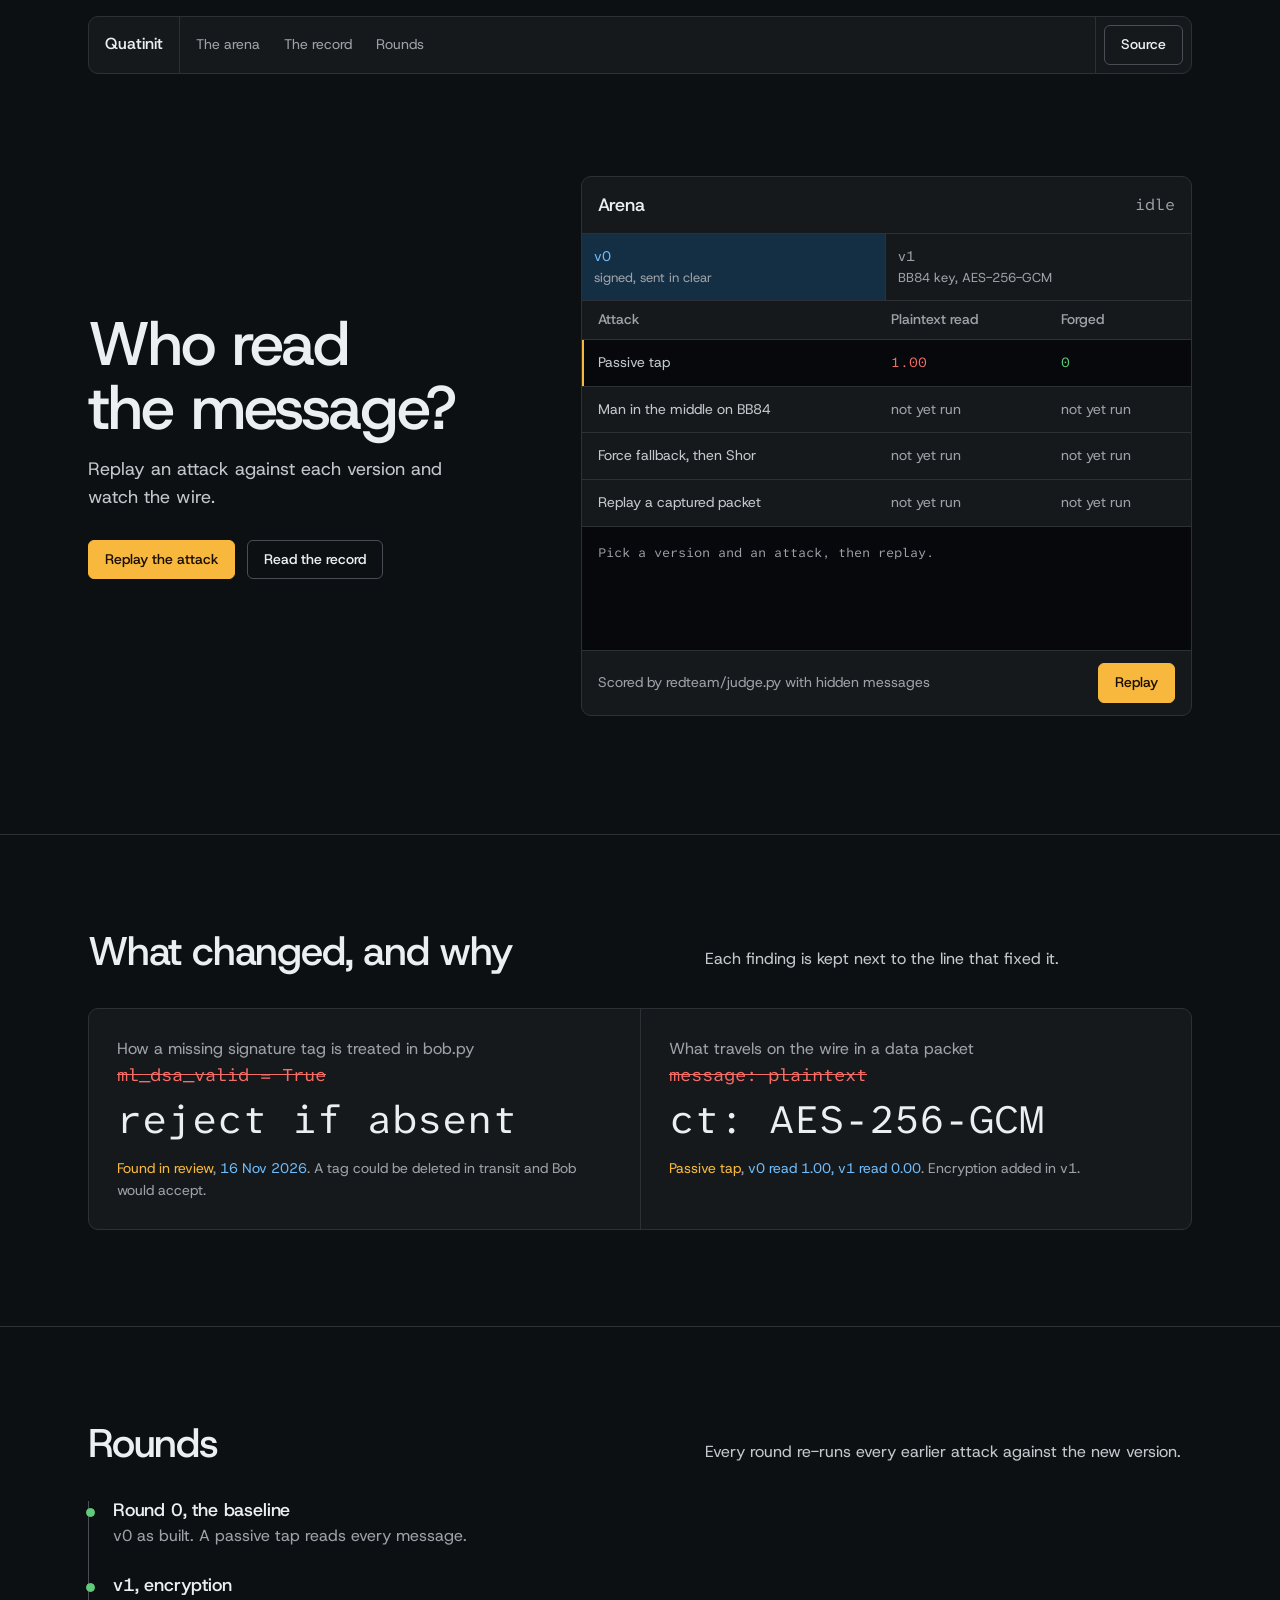
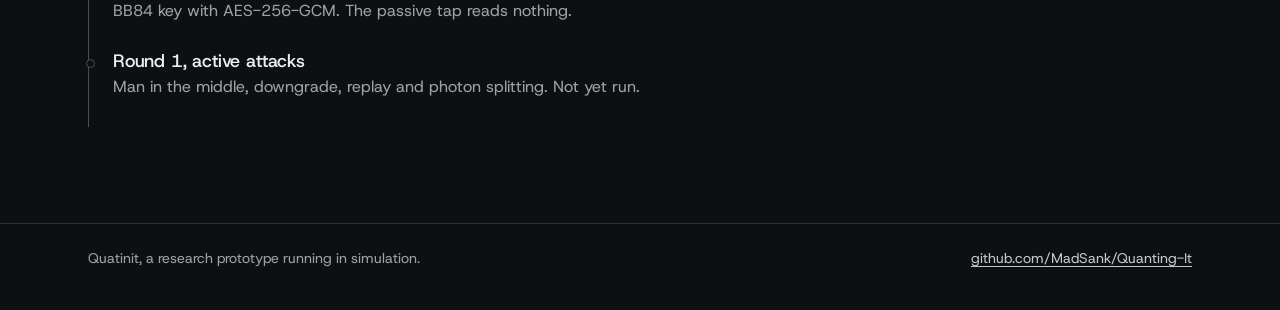
<file: website/previews/console/index.html>
<!doctype html>
<html lang="en">
<head>
<meta charset="utf-8">
<meta name="viewport" content="width=device-width, initial-scale=1">
<title>Quatinit, preview C: Console</title>
<meta name="description" content="Quatinit: replay attacks against each protocol version and read the record. Design preview C.">
<link rel="preconnect" href="https://fonts.googleapis.com">
<link rel="preconnect" href="https://fonts.gstatic.com" crossorigin>
<link href="https://fonts.googleapis.com/css2?family=Host+Grotesk:wght@400;500&family=Atkinson+Hyperlegible+Mono:wght@400;500&display=swap" rel="stylesheet">
<style>
/* Hallmark · theme: console (dealt 1/3, seed interactive-quatinit-quantum-safe-cryptography-6b12) · console: graphite · genre: modern-minimal · job: try · hero: stage, the arena panel on columns 7 to 12 · nav: bar panel, wordmark, links, one action · footer: one line · signature: pick a version and an attack, replay it, and read the wire as it happens · mode: fast preview */
/* Hallmark · pre-emit critique: P4 H5 E4 S5 R4 V4 · weakest: P, only one attack has been scored so far; the others are shown as not yet run rather than invented */
:root {
  --color-paper: oklch(17% 0.008 250); --color-paper-2: oklch(21% 0.009 250); --color-paper-3: oklch(13.5% 0.007 250);
  --color-ink: oklch(95% 0.005 250); --color-ink-2: oklch(83% 0.008 250); --color-muted: oklch(71% 0.01 250);
  --color-rule: oklch(31% 0.01 250); --color-rule-2: oklch(42% 0.012 250);
  --color-accent: oklch(82% 0.15 80); --color-accent-ink: oklch(18% 0.04 75); --color-accent-soft: oklch(29% 0.05 80); --color-focus: oklch(82% 0.15 80);
  --color-cool: oklch(77% 0.12 245); --color-cool-soft: oklch(29% 0.05 245);
  --color-ok: oklch(76% 0.15 150); --color-ok-soft: oklch(24.5% 0.03 150); --color-bad: oklch(70% 0.17 25); --color-bad-soft: oklch(24.5% 0.035 25);
  --font-display: "Host Grotesk", ui-sans-serif, system-ui, sans-serif; --font-body: var(--font-display);
  --font-outlier: "Atkinson Hyperlegible Mono", ui-monospace, monospace;
  --radius-card: 10px; --radius-pill: 6px; --tracking-display: -0.03em;
  --text-sm: 0.875rem; --text-base: 1rem; --text-lg: 1.125rem; --text-title: 1.5rem; --text-display-s: 2.5rem; --text-display: clamp(2.6rem, 4.8vw, 4.1rem);
  --dur-micro: 140ms; --ease: cubic-bezier(.2, .7, .2, 1); --container: 1200px; --gutter: clamp(16px, 4vw, 48px);
}
*, *::before, *::after { box-sizing: border-box; }
html, body { overflow-x: clip; }
html { color-scheme: dark; scrollbar-color: var(--color-rule-2) var(--color-paper); }
body { margin: 0; background: var(--color-paper); color: var(--color-muted); font-family: var(--font-body); font-size: var(--text-base); line-height: 1.55; caret-color: var(--color-accent); }
::selection { background: var(--color-accent-soft); color: var(--color-ink); }
h1, h2, h3 { font-family: var(--font-display); font-weight: 500; color: var(--color-ink); letter-spacing: var(--tracking-display); text-wrap: balance; line-height: 1.04; margin: 0; overflow-wrap: break-word; min-width: 0; }
p { margin: 0; text-wrap: pretty; }
a { color: var(--color-ink-2); text-underline-offset: 0.2em; }
a:hover { color: var(--color-accent); }
:focus-visible { outline: 2px solid var(--color-focus); outline-offset: 2px; transition: none; }
.m { font-family: var(--font-outlier); font-variant-numeric: tabular-nums slashed-zero; }
.wrap { max-width: var(--container); margin: 0 auto; padding: 0 var(--gutter); }

.nav { padding-top: 16px; }
.bar { display: flex; align-items: center; border: 1px solid var(--color-rule); border-radius: var(--radius-card); background: var(--color-paper-2); min-height: 48px; }
.bar .name { color: var(--color-ink); font-weight: 500; text-decoration: none; padding: 0 16px; border-right: 1px solid var(--color-rule); align-self: stretch; display: flex; align-items: center; }
.bar ul { display: flex; gap: 24px; list-style: none; margin: 0; padding: 0 16px; font-size: var(--text-sm); }
.bar ul a { color: var(--color-muted); text-decoration: none; }
.bar ul a:hover { color: var(--color-ink); }
.bar .act { margin-left: auto; padding: 8px; border-left: 1px solid var(--color-rule); }

.btn { font: inherit; font-size: var(--text-sm); font-weight: 500; border-radius: var(--radius-pill); padding: 8px 16px; cursor: pointer;
  border: 1px solid var(--color-rule-2); background: transparent; color: var(--color-ink); text-decoration: none; display: inline-block;
  transition: background-color var(--dur-micro) var(--ease), border-color var(--dur-micro) var(--ease); }
.btn:hover { border-color: var(--color-muted); background: var(--color-paper-3); }
.btn--primary { background: var(--color-accent); color: var(--color-accent-ink); border-color: var(--color-accent); }
.btn--primary:hover { background: var(--color-ink); border-color: var(--color-ink); }
.btn:active { transform: translateY(1px); }
.btn:disabled { opacity: .45; cursor: not-allowed; }

.hero .wrap { display: grid; grid-template-columns: minmax(0, 5fr) minmax(0, 7fr); gap: 56px; align-items: center; min-height: min(760px, calc(100dvh - 64px)); padding-top: 40px; padding-bottom: 56px; }
.hero h1 { font-size: var(--text-display); }
.hero .lede { margin-top: 16px; color: var(--color-ink-2); font-size: var(--text-lg); max-width: 32ch; }
.hero .actions { display: flex; gap: 12px; margin-top: 28px; flex-wrap: wrap; }

.arena { border: 1px solid var(--color-rule); border-radius: var(--radius-card); background: var(--color-paper-2); overflow: hidden; }
.arena-top { display: flex; justify-content: space-between; align-items: center; padding: 16px 16px; border-bottom: 1px solid var(--color-rule); gap: 12px; }
.arena-top h2 { font-size: var(--text-lg); letter-spacing: -0.01em; }
.tabs { display: grid; grid-template-columns: repeat(2, minmax(0, 1fr)); border-bottom: 1px solid var(--color-rule); }
.tabs button { font: inherit; font-size: var(--text-sm); background: transparent; color: var(--color-muted); border: 0; border-right: 1px solid var(--color-rule); padding: 12px; cursor: pointer; text-align: left; }
.tabs button:last-child { border-right: 0; }
.tabs button[aria-selected="true"] { background: var(--color-cool-soft); color: var(--color-cool); }
.tabs small { display: block; color: var(--color-muted); font-size: 0.8125rem; }
table { width: 100%; border-collapse: collapse; font-size: var(--text-sm); }
th { text-align: left; font-weight: 500; color: var(--color-muted); padding: 8px 16px; border-bottom: 1px solid var(--color-rule); }
td { padding: 12px 16px; border-bottom: 1px solid var(--color-rule); color: var(--color-ink-2); }
tr.pick { cursor: pointer; }
tr.pick:hover td { background: var(--color-paper); }
tr[aria-selected="true"] td { background: var(--color-paper-3); box-shadow: inset 0 0 0 0 transparent; }
tr[aria-selected="true"] td:first-child { box-shadow: inset 2px 0 0 var(--color-accent); }
.res-bad { color: var(--color-bad); } .res-ok { color: var(--color-ok); } .res-na { color: var(--color-muted); }
.wire { background: var(--color-paper-3); padding: 16px 16px; font-size: 0.8125rem; min-height: 9.5em; max-height: 9.5em; overflow: hidden; color: var(--color-muted); }
.wire div { white-space: nowrap; overflow: hidden; text-overflow: ellipsis; }
.wire .who { color: var(--color-accent); } .wire .k { color: var(--color-cool); } .wire .hit { color: var(--color-bad); } .wire .safe { color: var(--color-ok); }
.arena-foot { display: flex; justify-content: space-between; align-items: center; gap: 12px; padding: 12px 16px; border-top: 1px solid var(--color-rule); font-size: var(--text-sm); }

section.band { padding: 96px 0; border-top: 1px solid var(--color-rule); }
.head { display: grid; grid-template-columns: minmax(0, 6fr) minmax(0, 5fr); gap: 32px; align-items: end; margin-bottom: 36px; }
.head h2 { font-size: var(--text-display-s); }
.head p { color: var(--color-ink-2); }
.reading { border: 1px solid var(--color-rule); border-radius: var(--radius-card); background: var(--color-paper-2); display: grid; grid-template-columns: minmax(0, 1fr) minmax(0, 1fr); }
.reading > div { padding: 28px; }
.reading > div + div { border-left: 1px solid var(--color-rule); }
.reading .was { color: var(--color-bad); text-decoration: line-through; font-size: var(--text-lg); }
.reading .now { color: var(--color-ink); font-size: var(--text-display-s); line-height: 1.1; margin-top: 8px; }
.reading .meta { margin-top: 16px; font-size: var(--text-sm); }
.reading .meta .p { color: var(--color-accent); } .reading .meta .t { color: var(--color-cool); }
.trail { list-style: none; margin: 0; padding: 0 0 0 24px; border-left: 1px solid var(--color-rule-2); }
.trail li { position: relative; padding: 0 0 28px; }
.trail li::before { content: ""; position: absolute; left: -27px; top: 7px; width: 9px; height: 9px; border-radius: 50%; background: var(--color-paper); border: 1px solid var(--color-rule-2); }
.trail li.done::before { background: var(--color-ok); border-color: var(--color-ok); }
.trail h3 { font-size: var(--text-lg); letter-spacing: -0.01em; }
.trail p { margin-top: 4px; }
footer { border-top: 1px solid var(--color-rule); padding: 24px 0 40px; font-size: var(--text-sm); }
footer .wrap { display: flex; justify-content: space-between; gap: 16px; flex-wrap: wrap; }

@media (max-width: 900px) {
  .hero .wrap, .head, .reading { grid-template-columns: minmax(0, 1fr); }
  .reading > div + div { border-left: 0; border-top: 1px solid var(--color-rule); }
  .bar ul { display: none; }
}
@media (prefers-reduced-motion: reduce) { .btn { transition: none; } }
</style>
</head>
<body>
<header class="nav"><div class="wrap"><nav class="bar" aria-label="Main">
  <a class="name" href="#top">Quatinit</a>
  <ul><li><a href="#arena">The arena</a></li><li><a href="#record">The record</a></li><li><a href="#rounds">Rounds</a></li></ul>
  <span class="act"><a class="btn" href="https://github.com/MadSank/Quanting-It">Source</a></span>
</nav></div></header>

<main id="top">
  <section class="hero" aria-labelledby="h1">
    <div class="wrap">
      <div>
        <h1 id="h1">Who read the message?</h1>
        <p class="lede">Replay an attack against each version and watch the wire.</p>
        <div class="actions"><button class="btn btn--primary" id="run2">Replay the attack</button><a class="btn" href="#record">Read the record</a></div>
      </div>

      <div class="arena" id="arena">
        <div class="arena-top"><h2>Arena</h2><span class="m" id="status">idle</span></div>
        <div class="tabs" role="tablist" aria-label="Protocol version">
          <button role="tab" aria-selected="true" data-v="v0">v0<small>signed, sent in clear</small></button>
          <button role="tab" aria-selected="false" data-v="v1">v1<small>BB84 key, AES-256-GCM</small></button>
        </div>
        <table>
          <thead><tr><th scope="col">Attack</th><th scope="col">Plaintext read</th><th scope="col">Forged</th></tr></thead>
          <tbody id="rows"></tbody>
        </table>
        <div class="wire m" id="wire" aria-live="polite"><div>Pick a version and an attack, then replay.</div></div>
        <div class="arena-foot"><span>Scored by redteam/judge.py with hidden messages</span><button class="btn btn--primary" id="run">Replay</button></div>
      </div>
    </div>
  </section>

  <section class="band" id="record" aria-labelledby="h2a">
    <div class="wrap">
      <div class="head"><h2 id="h2a">What changed, and why</h2><p>Each finding is kept next to the line that fixed it.</p></div>
      <div class="reading">
        <div>
          <p>How a missing signature tag is treated in bob.py</p>
          <p class="was m">ml_dsa_valid = True</p>
          <p class="now m">reject if absent</p>
          <p class="meta"><span class="p">Found in review</span>, <span class="t">16 Nov 2026</span>. A tag could be deleted in transit and Bob would accept.</p>
        </div>
        <div>
          <p>What travels on the wire in a data packet</p>
          <p class="was m">message: plaintext</p>
          <p class="now m">ct: AES-256-GCM</p>
          <p class="meta"><span class="p">Passive tap</span>, <span class="t">v0 read 1.00, v1 read 0.00</span>. Encryption added in v1.</p>
        </div>
      </div>
    </div>
  </section>

  <section class="band" id="rounds" aria-labelledby="h2b">
    <div class="wrap">
      <div class="head"><h2 id="h2b">Rounds</h2><p>Every round re-runs every earlier attack against the new version.</p></div>
      <ol class="trail">
        <li class="done"><h3>Round 0, the baseline</h3><p>v0 as built. A passive tap reads every message.</p></li>
        <li class="done"><h3>v1, encryption</h3><p>BB84 key with AES-256-GCM. The passive tap reads nothing.</p></li>
        <li><h3>Round 1, active attacks</h3><p>Man in the middle, downgrade, replay and photon splitting. Not yet run.</p></li>
      </ol>
    </div>
  </section>
</main>

<footer><div class="wrap"><span>Quatinit, a research prototype running in simulation.</span><a href="https://github.com/MadSank/Quanting-It">github.com/MadSank/Quanting-It</a></div></footer>

<script>
(() => {
  const $ = (s) => document.querySelector(s);
  const reduce = matchMedia('(prefers-reduced-motion: reduce)').matches;
  // Only the passive tap has been scored; others are honest "not yet run".
  const ATTACKS = [
    { id: 'passive', name: 'Passive tap', res: { v0: [1, 0], v1: [0, 0] } },
    { id: 'mitm', name: 'Man in the middle on BB84', res: null },
    { id: 'downgrade', name: 'Force fallback, then Shor', res: null },
    { id: 'replay', name: 'Replay a captured packet', res: null },
  ];
  const WIRE = {
    v0: [['Alice', 'Bob', 'session', 'sid, challenge, ML-DSA tag'], ['Alice', 'Bob', 'data', 'message: "attack at dawn"'], ['Alice', 'Bob', 'data', 'qds: 32 revealed keys']],
    v1: [['Alice', 'Bob', 'hello', 'sid, v1'], ['Alice', 'Bob', 'qkd_start', '40000 pulses'], ['Bob', 'Alice', 'qkd_detect', 'slots, bases'], ['Alice', 'Bob', 'qkd_sift', 'bases'], ['Alice', 'Bob', 'qkd_decision', 'continue'], ['Alice', 'Bob', 'data', 'ct: 9f3a...e1, seq 1']],
  };
  let v = 'v0', pick = 'passive';
  function rows() {
    $('#rows').innerHTML = ATTACKS.map((a) => {
      const r = a.res && a.res[v];
      const read = r ? `<span class="m ${r[0] ? 'res-bad' : 'res-ok'}">${r[0].toFixed(2)}</span>` : '<span class="res-na">not yet run</span>';
      const forged = r ? `<span class="m ${r[1] ? 'res-bad' : 'res-ok'}">${r[1]}</span>` : '<span class="res-na">not yet run</span>';
      return `<tr class="pick" tabindex="0" aria-selected="${a.id === pick}" data-a="${a.id}"><td>${a.name}</td><td>${read}</td><td>${forged}</td></tr>`;
    }).join('');
    document.querySelectorAll('tr.pick').forEach((tr) => {
      const go = () => { pick = tr.dataset.a; rows(); };
      tr.addEventListener('click', go); tr.addEventListener('keydown', (e) => { if (e.key === 'Enter' || e.key === ' ') { e.preventDefault(); go(); } });
    });
  }
  document.querySelectorAll('[data-v]').forEach((t) => t.addEventListener('click', () => {
    v = t.dataset.v; document.querySelectorAll('[data-v]').forEach((x) => x.setAttribute('aria-selected', x === t)); rows();
  }));
  function replay() {
    const a = ATTACKS.find((x) => x.id === pick), w = $('#wire'), lines = WIRE[v];
    $('#run').disabled = $('#run2').disabled = true; $('#status').textContent = 'replaying'; w.innerHTML = '';
    const out = (html) => { const d = document.createElement('div'); d.innerHTML = html; w.appendChild(d); while (w.children.length > 6) w.firstChild.remove(); };
    let i = 0;
    const step = () => {
      if (i < lines.length) { const [s, d, k, p] = lines[i++]; out(`<span class="who">${s}</span> to <span class="who">${d}</span> <span class="k">${k}</span> ${p}`); return reduce ? step() : setTimeout(step, 260); }
      const r = a.res && a.res[v];
      if (!r) out('<span>This attack has not been scored yet. It runs in round 1.</span>');
      else if (r[0]) out('<span class="hit">Eve read the plaintext straight off the wire.</span>');
      else out('<span class="safe">Eve holds ciphertext only. Nothing read.</span>');
      $('#status').textContent = 'done'; $('#run').disabled = $('#run2').disabled = false;
    };
    step();
  }
  $('#run').addEventListener('click', replay);
  $('#run2').addEventListener('click', () => { $('#arena').scrollIntoView({ behavior: reduce ? 'auto' : 'smooth', block: 'center' }); replay(); });
  rows();
})();
</script>
</body>
</html>
</file>
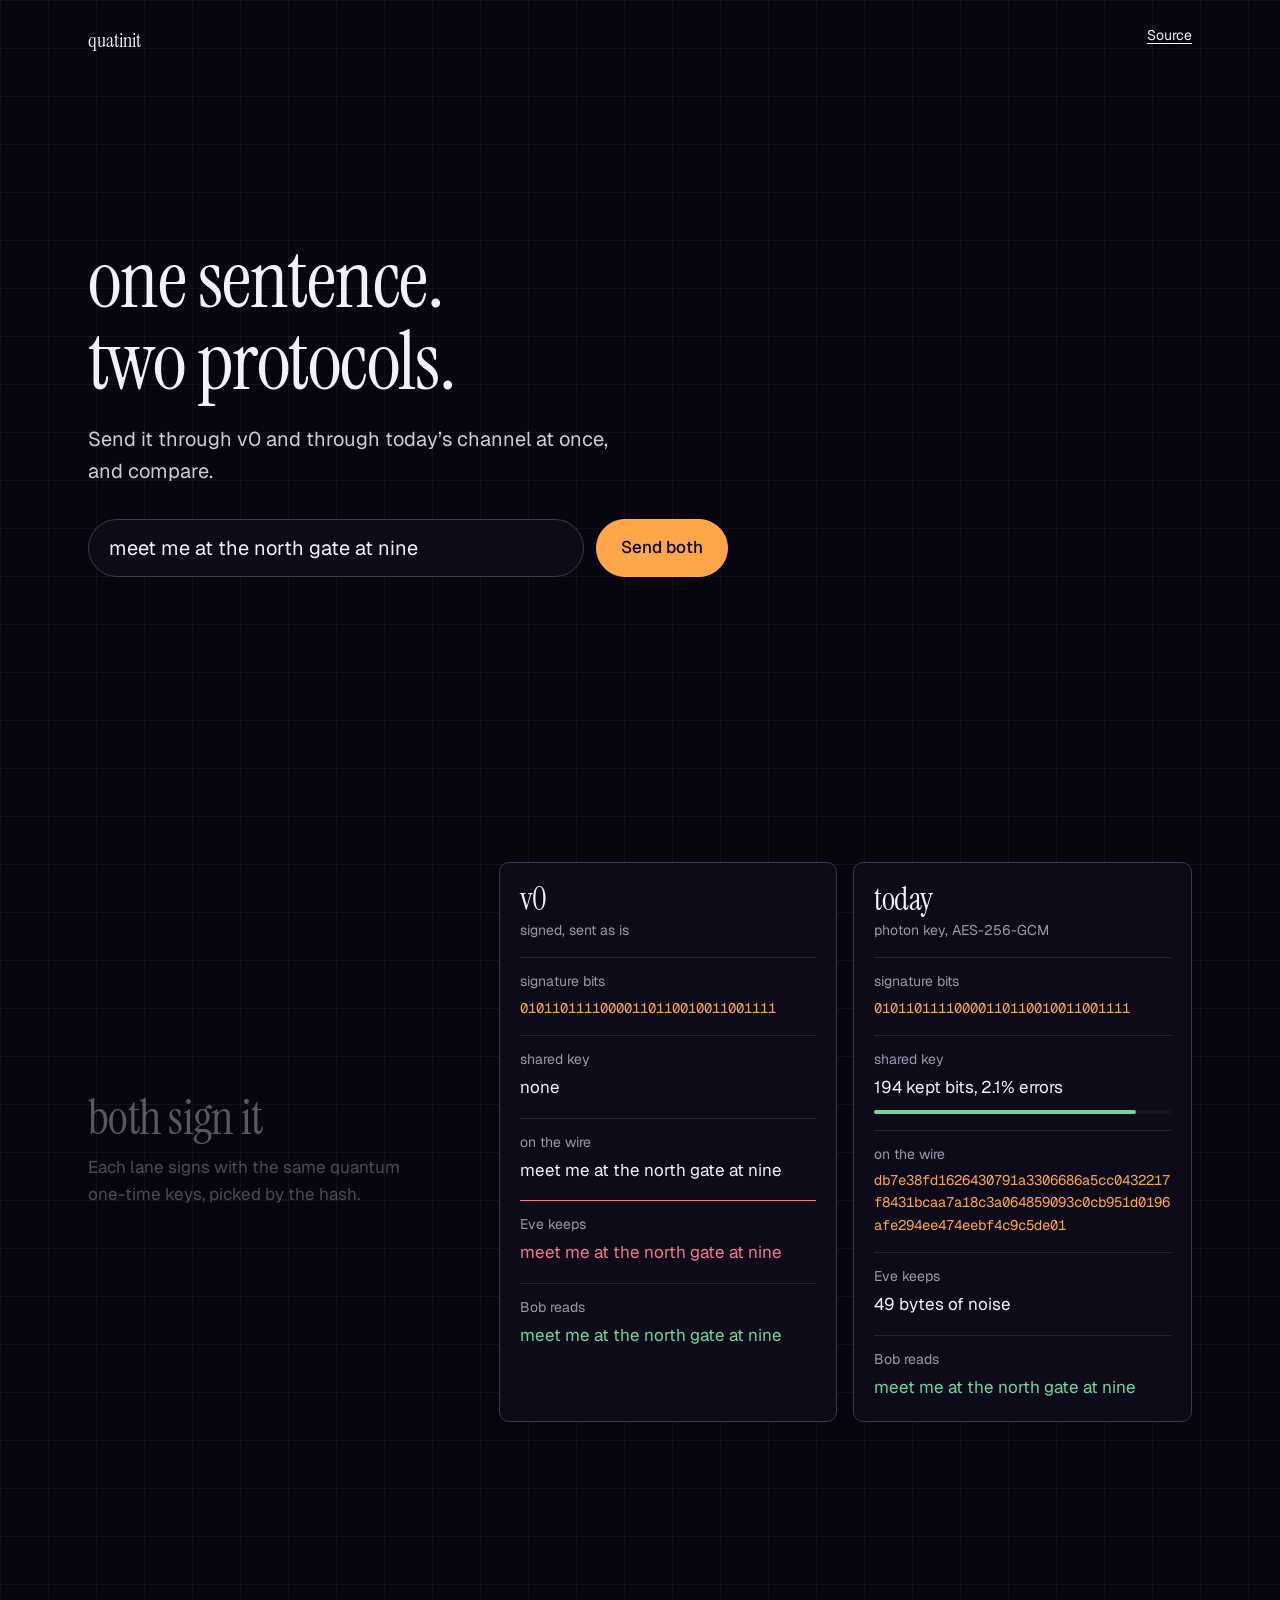
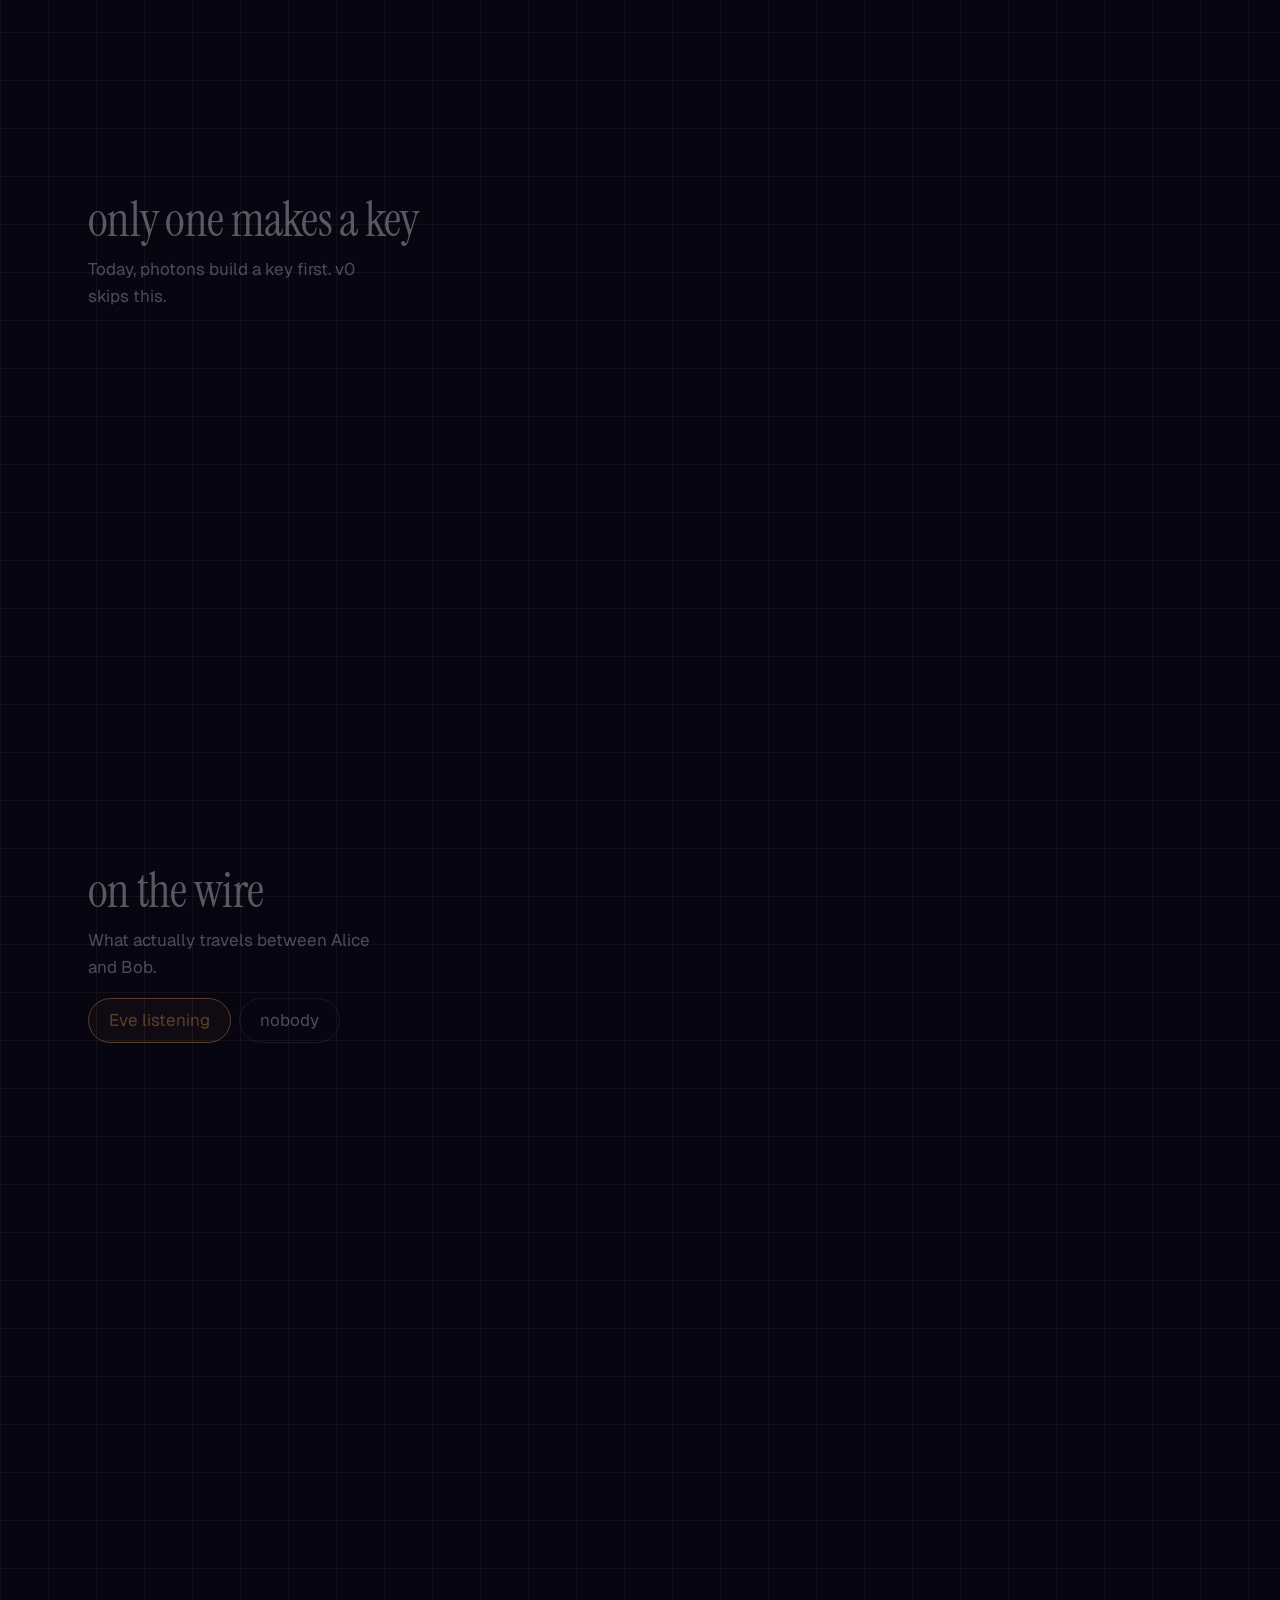
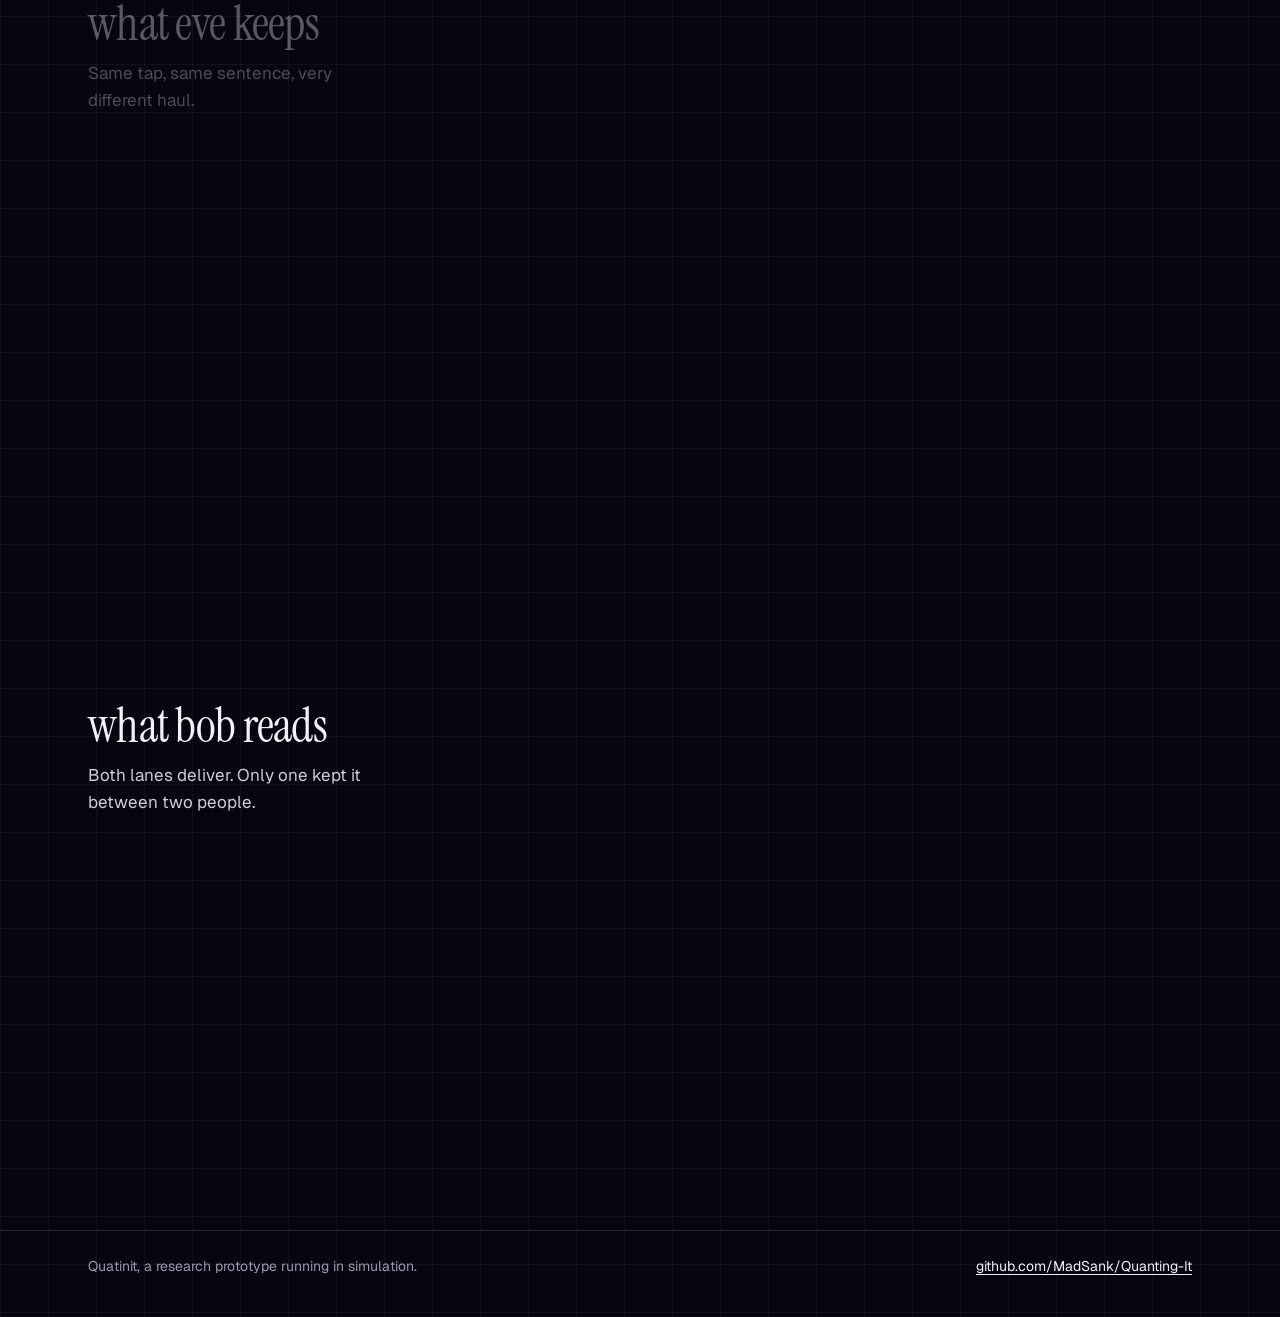
<file: website/previews/lumen-lanes/index.html>
<!doctype html>
<html lang="en">
<head>
<meta charset="utf-8">
<meta name="viewport" content="width=device-width, initial-scale=1">
<title>Quatinit, Lumen variant 3: Then and now</title>
<meta name="description" content="Your sentence through the old protocol and the new one, side by side. Lumen variant 3.">
<link rel="preconnect" href="https://fonts.googleapis.com">
<link rel="preconnect" href="https://fonts.gstatic.com" crossorigin>
<link href="https://fonts.googleapis.com/css2?family=Instrument+Serif&family=Geist:wght@400;500&family=Geist+Mono:wght@400&display=swap" rel="stylesheet">
<link rel="stylesheet" href="../_lumen/base.css">
<style>
/* Hallmark · theme: lumen (chosen by the user) · genre: atmospheric · job: try · hero: the sentence you type · nav: wordmark only · footer: one line · signature: the same sentence in two lanes, v0 and today, filling in row by row as you scroll · scroll: one pinned comparison · mode: fast preview */
/* Hallmark · pre-emit critique: P4 H4 E5 S5 R4 V4 · weakest: V, two cards of text; the contrast between them is the image */
.story { grid-template-columns: minmax(0, 4fr) minmax(0, 8fr); }
.pair { width: 100%; display: grid; grid-template-columns: repeat(2, minmax(0, 1fr)); gap: 16px; }
.lane { background: var(--color-paper-2); border: 1px solid var(--color-rule-2); border-radius: var(--radius-card); padding: 20px; min-width: 0; }
.lane h3 { font-size: var(--text-title); }
.lane .tag { font-size: var(--text-sm); color: var(--color-muted); margin-top: 4px; }
.row { margin-top: 16px; padding-top: 12px; border-top: 1px solid var(--color-rule); opacity: .25; transition: opacity 400ms var(--ease); }
.row.on { opacity: 1; }
.row span { font-size: var(--text-sm); color: var(--color-muted); display: block; }
.row p { margin-top: 4px; color: var(--color-ink); overflow-wrap: anywhere; min-height: 1lh; }
.row p.code { font-family: var(--font-outlier); font-size: var(--text-sm); color: var(--color-accent); }
.row p.bad { color: var(--color-accent-2); }
.row p.good { color: var(--color-live); }
.row.hot { border-top-color: var(--color-accent-2); }
.qbar { height: 4px; background: var(--color-paper-3); margin-top: 8px; position: relative; border-radius: 2px; }
.qbar i { position: absolute; inset: 0; background: var(--color-live); transform-origin: left; transform: scaleX(0); transition: transform 600ms var(--ease); border-radius: 2px; }
.toggle { margin-top: 16px; display: flex; justify-self: start; gap: 8px; flex-wrap: wrap; }
@media (max-width: 640px) { .pair { grid-template-columns: minmax(0, 1fr); } }
@media (prefers-reduced-motion: reduce) { .row, .qbar i { transition: none; } }
</style>
</head>
<body>
<header class="nav"><div class="wrap"><a class="name" href="#top">quatinit</a><a href="https://github.com/MadSank/Quanting-It">Source</a></div></header>
<main id="top">
  <section class="hero" aria-labelledby="h1">
    <div class="wrap">
      <h1 id="h1">One sentence. Two protocols.</h1>
      <p class="lede">Send it through v0 and through today&rsquo;s channel at once, and compare.</p>
      <form class="compose" id="compose">
        <label class="vh" for="text">Your sentence</label>
        <input id="text" maxlength="60" value="meet me at the north gate at nine" autocomplete="off">
        <button class="btn" type="submit">Send both</button>
      </form>
    </div>
  </section>

  <section class="wrap story" id="story" aria-label="Your sentence in two protocols">
    <div>
      <article class="step" data-s="0"><h2>both sign it</h2><p>Each lane signs with the same quantum one-time keys, picked by the hash.</p></article>
      <article class="step" data-s="1"><h2>only one makes a key</h2><p>Today, photons build a key first. v0 skips this.</p></article>
      <article class="step" data-s="2"><h2>on the wire</h2><p>What actually travels between Alice and Bob.</p>
        <div class="toggle" role="group" aria-label="Listener"><button class="choice" data-e="1" aria-pressed="true">Eve listening</button><button class="choice" data-e="0" aria-pressed="false">nobody</button></div></article>
      <article class="step" data-s="3"><h2>what eve keeps</h2><p>Same tap, same sentence, very different haul.</p></article>
      <article class="step" data-s="4"><h2>what bob reads</h2><p>Both lanes deliver. Only one kept it between two people.</p></article>
    </div>
    <div class="stage">
      <div class="pair" aria-live="polite">
        <div class="lane"><h3>v0</h3><p class="tag">signed, sent as is</p>
          <div class="row" data-r="0"><span>signature bits</span><p class="code" id="a0"></p></div>
          <div class="row" data-r="1"><span>shared key</span><p id="a1">none</p></div>
          <div class="row" data-r="2"><span>on the wire</span><p id="a2"></p></div>
          <div class="row" data-r="3" id="a3r"><span>Eve keeps</span><p id="a3"></p></div>
          <div class="row" data-r="4"><span>Bob reads</span><p class="good" id="a4"></p></div>
        </div>
        <div class="lane"><h3>today</h3><p class="tag">photon key, AES-256-GCM</p>
          <div class="row" data-r="0"><span>signature bits</span><p class="code" id="b0"></p></div>
          <div class="row" data-r="1"><span>shared key</span><p id="b1"></p><div class="qbar" aria-hidden="true"><i id="bq"></i></div></div>
          <div class="row" data-r="2"><span>on the wire</span><p class="code" id="b2"></p></div>
          <div class="row" data-r="3"><span>Eve keeps</span><p id="b3"></p></div>
          <div class="row" data-r="4"><span>Bob reads</span><p class="good" id="b4"></p></div>
        </div>
      </div>
    </div>
  </section>
</main>
<footer><div class="wrap"><span>Quatinit, a research prototype running in simulation.</span><a href="https://github.com/MadSank/Quanting-It">github.com/MadSank/Quanting-It</a></div></footer>
<script type="module">
import { sha256Bits, seal, onStep, bb84, reduced } from '../_lumen/story.js';
const $ = (s) => document.querySelector(s);
const text = () => $('#text').value.trim() || 'meet me at the north gate at nine';
let eve = 1, step = 0, ct = '', bits = '', key = null;
async function refresh() {
  bits = await sha256Bits(text()); ct = await seal(text());
  key = bb84(400, 0); // today's key is agreed on a clean pass; a tapped pass aborts first (see variant 2)
  fill();
}
function fill() {
  $('#a0').textContent = $('#b0').textContent = bits;
  $('#b1').textContent = `${key.sifted} kept bits, ${(key.qber * 100).toFixed(1)}% errors`;
  $('#bq').style.transform = `scaleX(${step >= 1 ? Math.min(1, key.sifted / 220) : 0})`;
  $('#a2').textContent = text(); $('#b2').textContent = ct;
  const a3 = $('#a3'), b3 = $('#b3');
  a3.textContent = eve ? text() : 'nothing, nobody listening'; a3.className = eve ? 'bad' : '';
  $('#a3r').classList.toggle('hot', !!eve && step >= 3);
  b3.textContent = eve ? `${ct.length / 2} bytes of noise` : 'nothing, nobody listening';
  $('#a4').textContent = $('#b4').textContent = text();
  document.querySelectorAll('.row').forEach((r) => r.classList.toggle('on', +r.dataset.r <= step));
}
document.querySelectorAll('[data-e]').forEach((x) => x.addEventListener('click', () => { eve = +x.dataset.e; document.querySelectorAll('[data-e]').forEach((y) => y.setAttribute('aria-pressed', y === x)); fill(); }));
$('#text').addEventListener('input', refresh);
$('#compose').addEventListener('submit', (e) => { e.preventDefault(); $('#story').scrollIntoView({ behavior: reduced() ? 'auto' : 'smooth' }); });
onStep((s) => { step = s; fill(); });
await refresh();
</script>
</body>
</html>
</file>
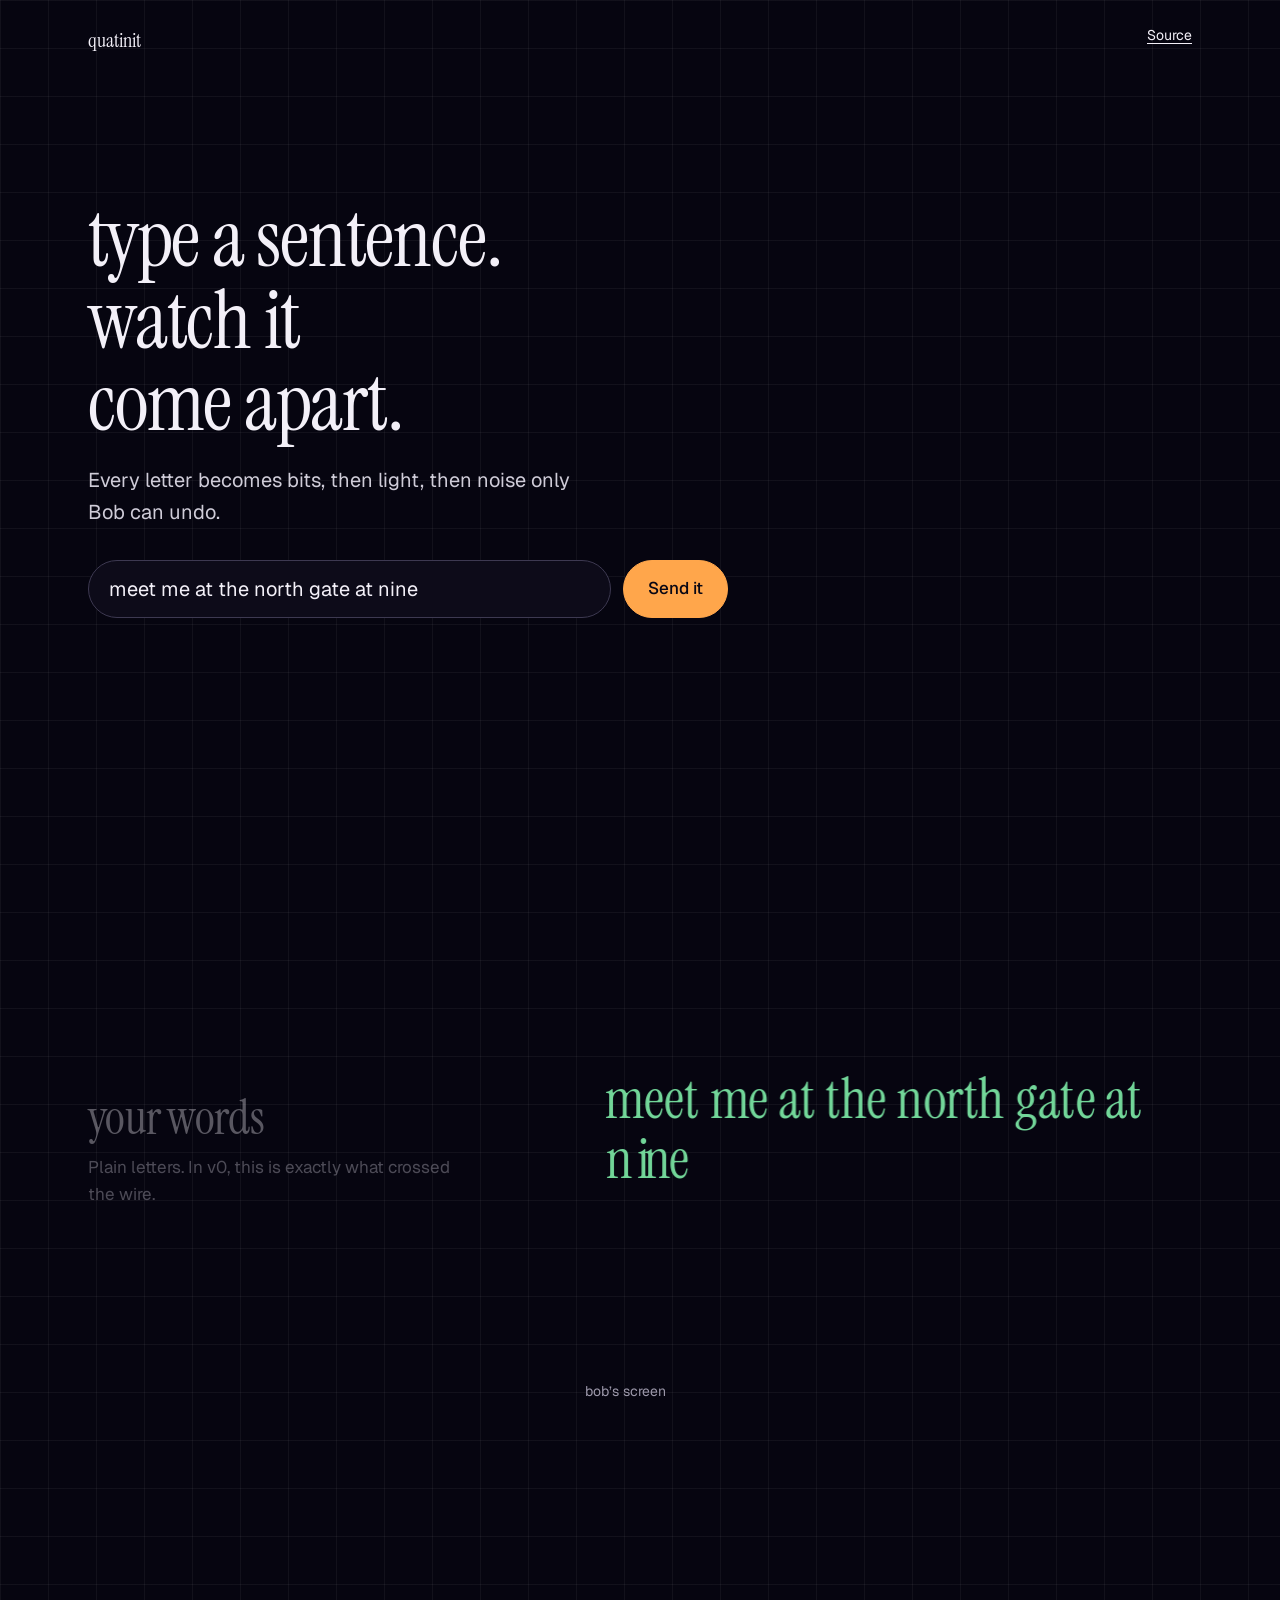
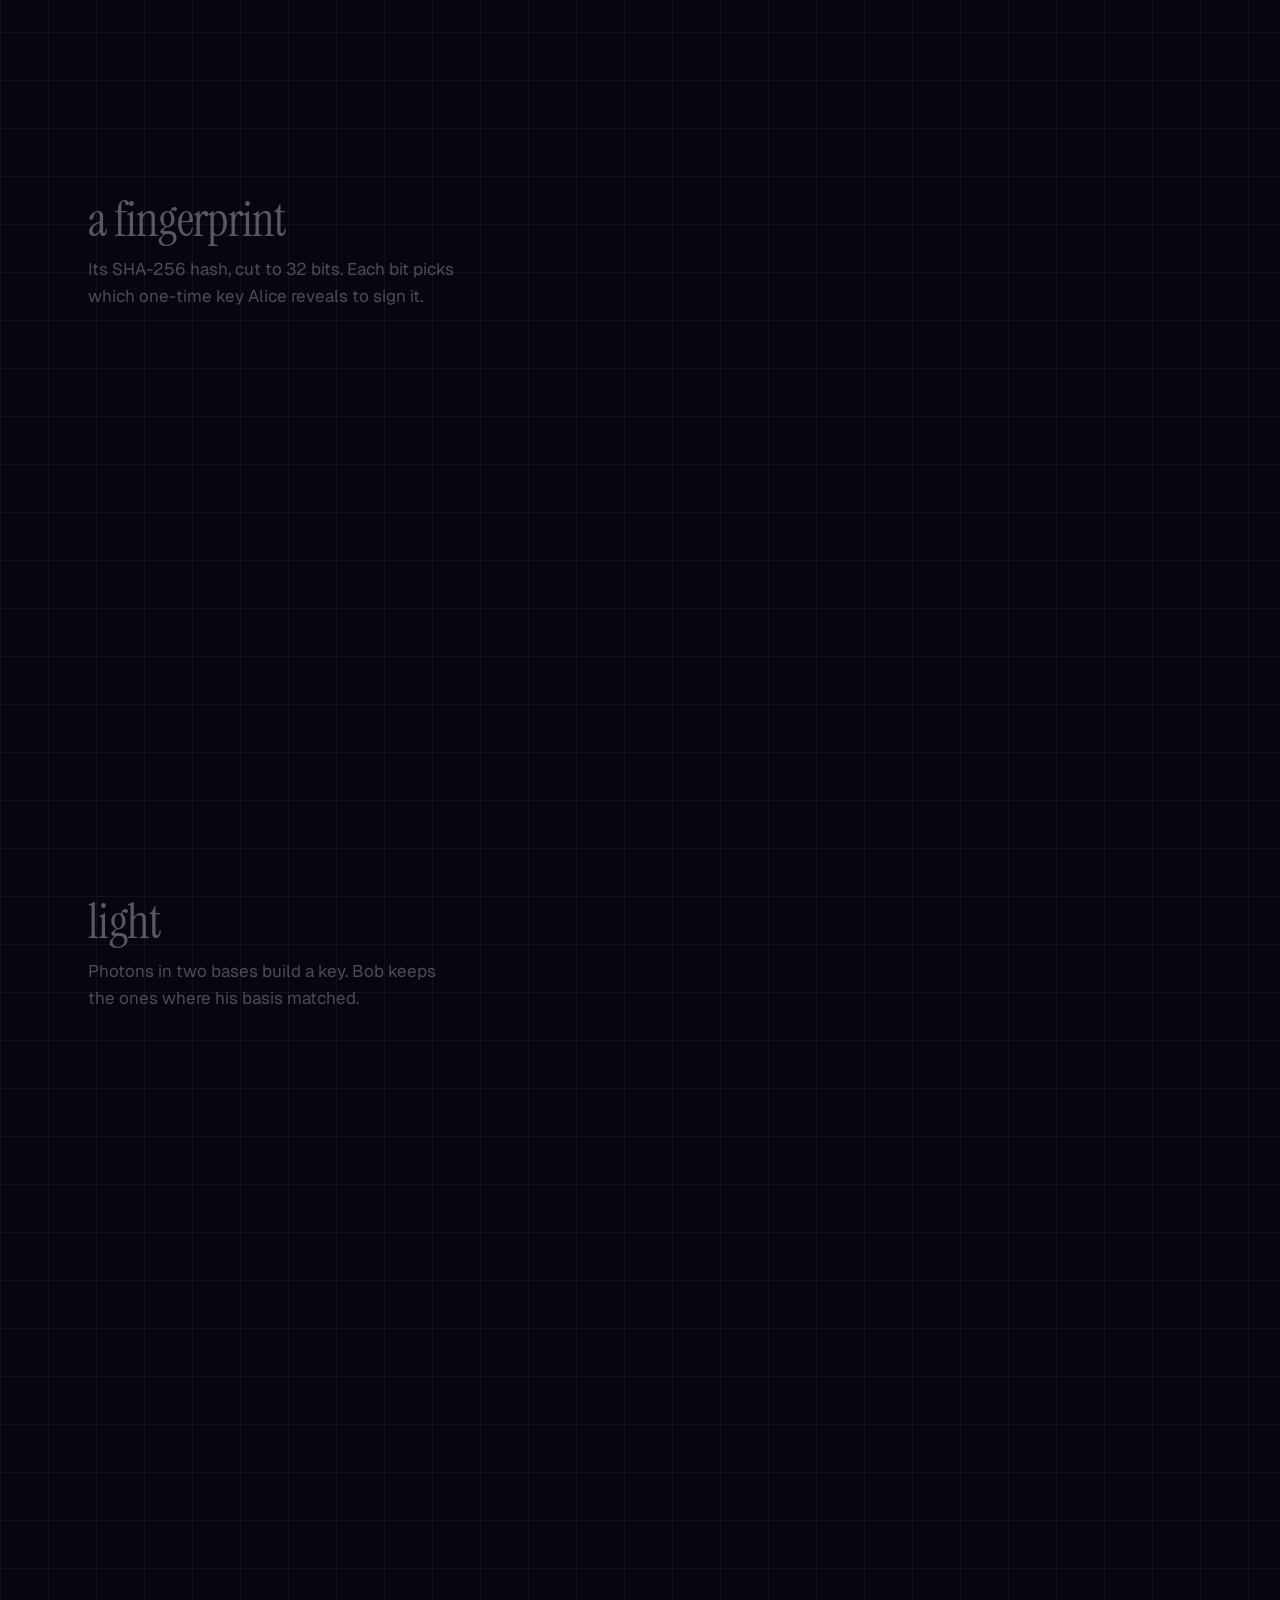
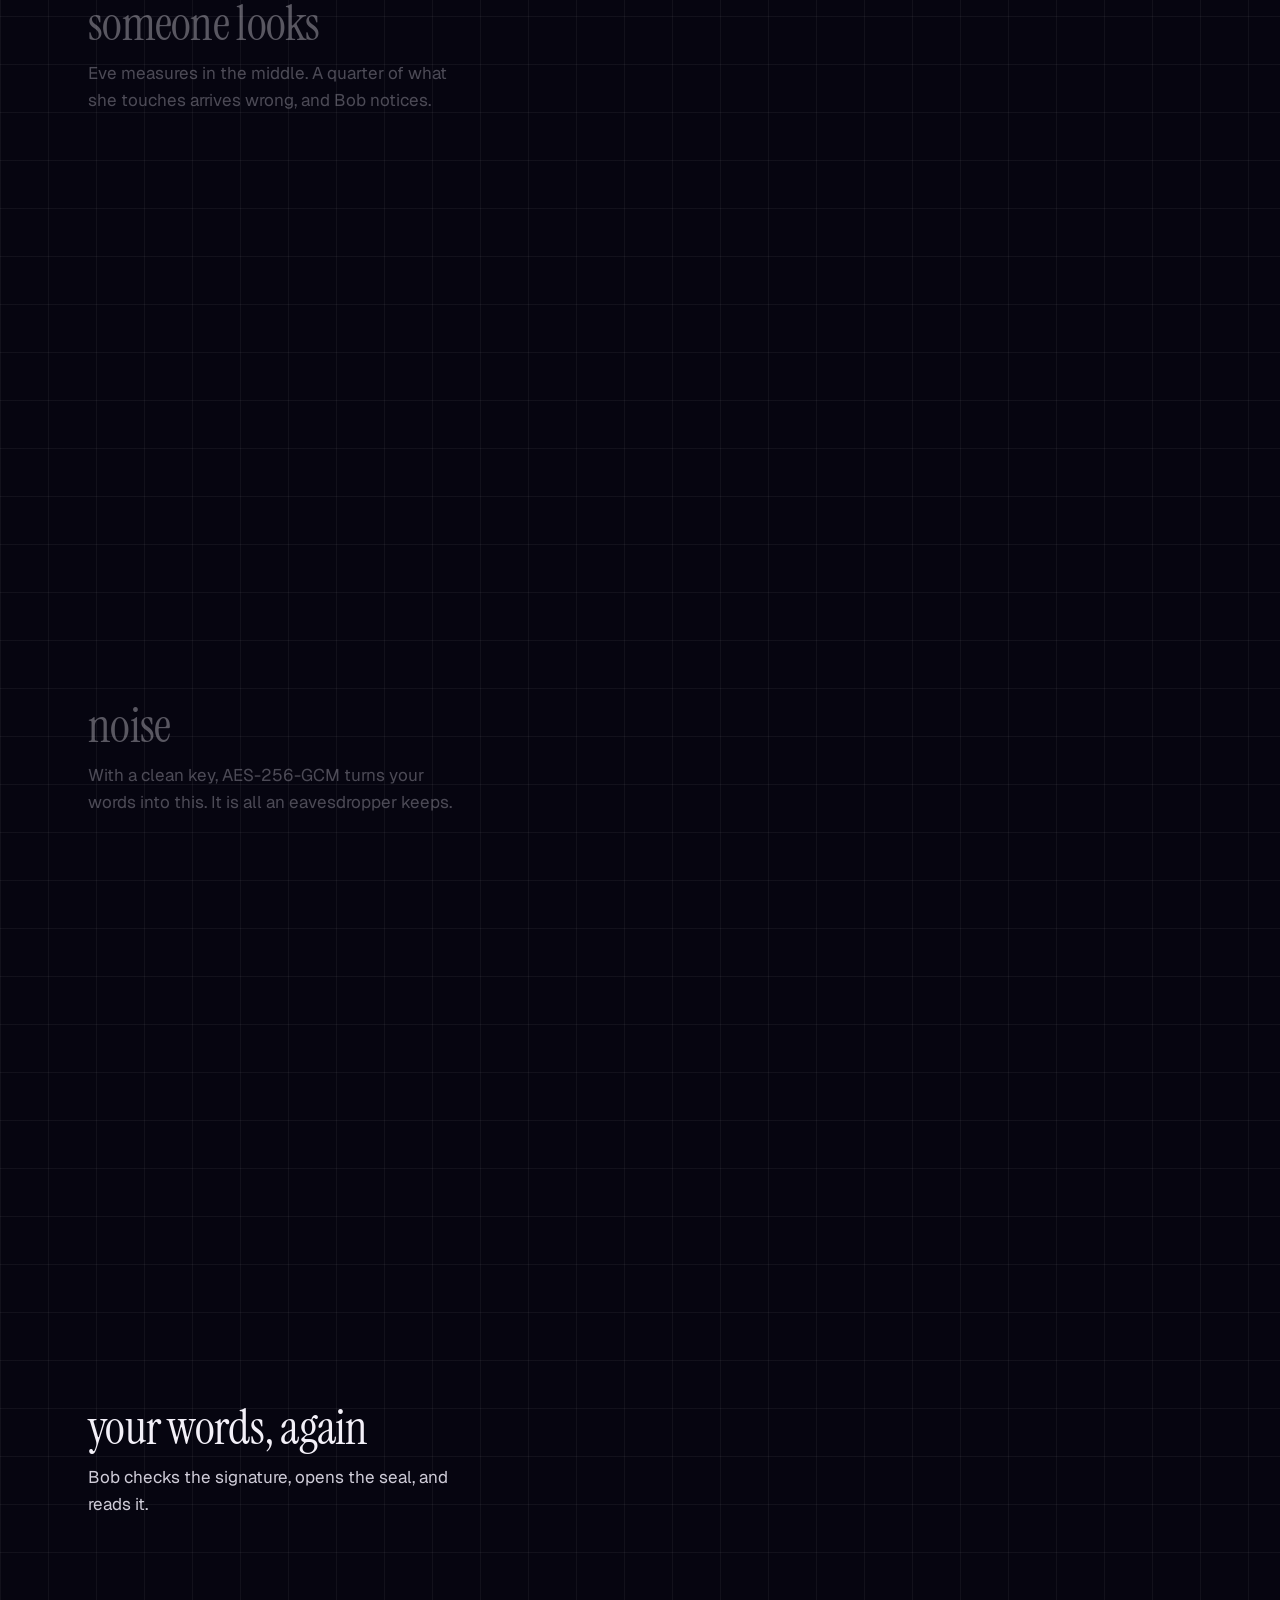
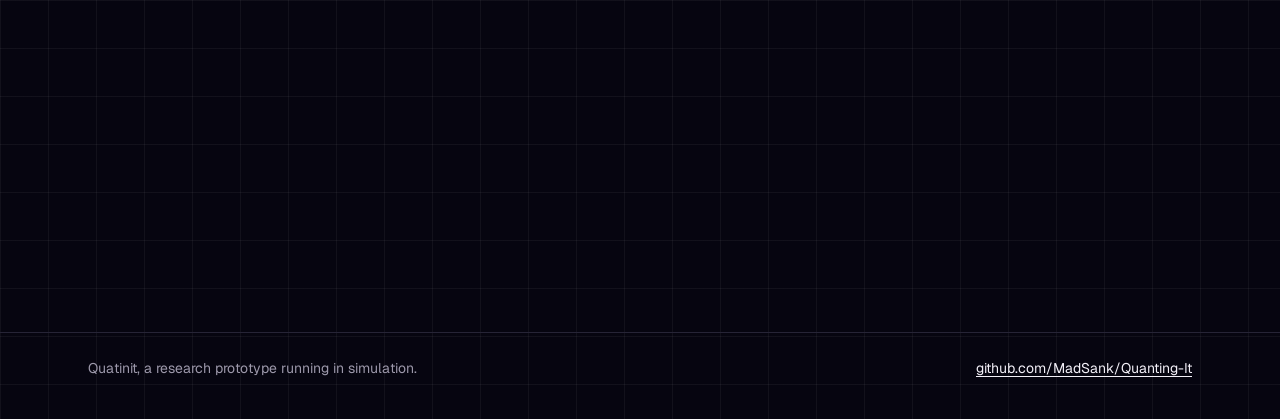
<file: website/previews/lumen-particles/index.html>
<!doctype html>
<html lang="en">
<head>
<meta charset="utf-8">
<meta name="viewport" content="width=device-width, initial-scale=1">
<title>Quatinit, Lumen variant 1: Particles</title>
<meta name="description" content="Your sentence breaks into bits and photons as it crosses from Alice to Bob. Lumen variant 1.">
<link rel="preconnect" href="https://fonts.googleapis.com">
<link rel="preconnect" href="https://fonts.gstatic.com" crossorigin>
<link href="https://fonts.googleapis.com/css2?family=Instrument+Serif&family=Geist:wght@400;500&family=Geist+Mono:wght@400&display=swap" rel="stylesheet">
<link rel="stylesheet" href="../_lumen/base.css">
<style>
/* Hallmark · theme: lumen (chosen by the user) · genre: atmospheric · job: try · hero: the sentence you type · nav: wordmark only · footer: one line · signature: each character of your sentence is a particle that becomes hash bits, photons, ciphertext and your sentence again · scroll: one pinned canvas · mode: fast preview */
/* Hallmark · pre-emit critique: P4 H4 E5 S5 R4 V5 · weakest: R, one composition carries the page; the morph is the point */
.field { position: relative; width: 100%; height: 100%; max-height: 520px; }
.field canvas { position: absolute; inset: 0; width: 100%; height: 100%; display: block; }
.field .cap { position: absolute; left: 0; right: 0; bottom: 0; display: flex; justify-content: space-between; font-size: var(--text-sm); color: var(--color-muted); }
.field .cap b { color: var(--color-live); font-weight: 400; }
.field .cap b.bad { color: var(--color-accent-2); }
.meter { display: inline-flex; gap: 8px; align-items: baseline; }
.step .n { font-family: var(--font-outlier); font-size: var(--text-sm); color: var(--color-accent); }
</style>
</head>
<body>
<header class="nav"><div class="wrap"><a class="name" href="#top">quatinit</a><a href="https://github.com/MadSank/Quanting-It">Source</a></div></header>
<main id="top">
  <section class="hero" aria-labelledby="h1">
    <div class="wrap">
      <h1 id="h1">Type a sentence. Watch it come apart.</h1>
      <p class="lede">Every letter becomes bits, then light, then noise only Bob can undo.</p>
      <form class="compose" id="compose">
        <label class="vh" for="text">Your sentence</label>
        <input id="text" maxlength="48" value="meet me at the north gate at nine" autocomplete="off">
        <button class="btn" type="submit">Send it</button>
      </form>
    </div>
  </section>

  <section class="wrap story" id="story" aria-label="Your sentence, step by step">
    <div>
      <article class="step" data-s="0"><h2>your words</h2><p>Plain letters. In v0, this is exactly what crossed the wire.</p></article>
      <article class="step" data-s="1"><h2>a fingerprint</h2><p>Its SHA-256 hash, cut to 32 bits. Each bit picks which one-time key Alice reveals to sign it.</p></article>
      <article class="step" data-s="2"><h2>light</h2><p>Photons in two bases build a key. Bob keeps the ones where his basis matched.</p></article>
      <article class="step" data-s="3"><h2>someone looks</h2><p>Eve measures in the middle. A quarter of what she touches arrives wrong, and Bob notices.</p></article>
      <article class="step" data-s="4"><h2>noise</h2><p>With a clean key, AES-256-GCM turns your words into this. It is all an eavesdropper keeps.</p></article>
      <article class="step" data-s="5"><h2>your words, again</h2><p>Bob checks the signature, opens the seal, and reads it.</p></article>
    </div>
    <div class="stage">
      <div class="field" aria-live="polite">
        <canvas id="cv" aria-label="Your sentence as moving characters"></canvas>
        <div class="cap"><span id="where">alice</span><span class="meter" id="meter"></span></div>
      </div>
    </div>
  </section>
</main>
<footer><div class="wrap"><span>Quatinit, a research prototype running in simulation.</span><a href="https://github.com/MadSank/Quanting-It">github.com/MadSank/Quanting-It</a></div></footer>
<script type="module">
import { sha256Bits, seal, onStep, reduced } from '../_lumen/story.js';
const $ = (s) => document.querySelector(s), css = getComputedStyle(document.documentElement), C = (n) => css.getPropertyValue(n).trim();
const cv = $('#cv'), ctx = cv.getContext('2d');
let W = 0, H = 0, step = 0, parts = [], bits = '', ct = '', t0 = 0, errs = 0, seen = 0;
const text = () => ($('#text').value.trim() || 'meet me at the north gate at nine').slice(0, 48);
function size() { const r = cv.getBoundingClientRect(), d = devicePixelRatio || 1; W = r.width; H = r.height; cv.width = W * d; cv.height = H * d; ctx.setTransform(d, 0, 0, d, 0, 0); }
size(); addEventListener('resize', () => { size(); layout(step, true); });

// Lay characters out in wrapped lines; returns [{ch, x, y}]
function flow(str, font, size, lh, maxW, cx = 0, cy = 0) {
  ctx.font = `${size}px ${font}`; const words = str.split(' '), lines = [[]]; let w = 0;
  for (const word of words) { const ww = ctx.measureText(word + ' ').width; if (w + ww > maxW && lines.at(-1).length) { lines.push([]); w = 0; } lines.at(-1).push(word); w += ww; }
  const out = [], top = cy - (lines.length * lh) / 2;
  lines.forEach((ln, li) => { let x = cx; const s = ln.join(' '); for (const ch of s) { out.push({ ch, x, y: top + li * lh, size, font }); x += ctx.measureText(ch).width; } out.push({ ch: ' ', x, y: top + li * lh, size, font, hide: true }); });
  return out;
}
function grid(str, cols, size, gap, cx, cy, font) {
  const rows = Math.ceil(str.length / cols), out = [];
  [...str].forEach((ch, i) => out.push({ ch, x: cx + (i % cols) * gap - ((cols - 1) * gap) / 2, y: cy + Math.floor(i / cols) * size * 1.5 - (rows * size * 1.5) / 2, size, font }));
  return out;
}
function targets(s) {
  const serif = C('--font-display'), mono = C('--font-outlier'), mid = H / 2 - 20;
  if (s === 0 || s === 5) return flow(text(), serif, Math.min(56, W / 9), Math.min(60, W / 8.5), W - 40, 20, mid).map((p) => ({ ...p, col: s === 5 ? '--color-live' : '--color-ink' }));
  if (s === 1) return grid(bits, 8, 26, Math.min(40, W / 10), W / 2, mid, mono).map((p) => ({ ...p, col: '--color-accent' }));
  if (s === 2 || s === 3) return [...Array(32)].map((_, i) => ({ ch: '|/-\\'[i % 4], x: 0, y: mid, size: 26, font: mono, beam: i, col: '--color-accent' }));
  if (s === 4) return grid(ct.slice(0, 64), 16, 18, Math.min(28, W / 18), W / 2, mid, mono).map((p) => ({ ...p, col: '--color-accent' }));
  return [];
}
function layout(s, snap = false) {
  const tg = targets(s), n = Math.max(tg.length, parts.length);
  while (parts.length < n) parts.push({ x: W / 2, y: H / 2, ch: ' ', a: 0, size: 20, font: C('--font-outlier'), col: '--color-ink' });
  parts.forEach((p, i) => {
    const t = tg[i];
    p.fx = p.x; p.fy = p.y; p.fa = p.a; p.fsize = p.size;
    if (t) { Object.assign(p, { tx: t.x, ty: t.y, ta: t.hide ? 0 : 1, tsize: t.size, nch: t.ch, nfont: t.font, ncol: t.col, beam: t.beam }); }
    else { Object.assign(p, { tx: p.x, ty: p.y + 30, ta: 0, tsize: p.size, nch: p.ch, beam: undefined }); }
    p.t = snap || reduced() ? 1 : 0; p.delay = snap ? 0 : Math.random() * 0.35;
  });
  t0 = performance.now(); errs = 0; seen = 0;
}
const ease = (x) => 1 - Math.pow(1 - x, 3);
function frame(now) {
  ctx.clearRect(0, 0, W, H);
  const beamY = H / 2 - 20, eveX = W / 2;
  if (step === 2 || step === 3) {
    ctx.strokeStyle = C('--color-rule-2'); ctx.setLineDash([4, 6]); ctx.beginPath(); ctx.moveTo(20, beamY + 10); ctx.lineTo(W - 20, beamY + 10); ctx.stroke(); ctx.setLineDash([]);
    ctx.font = `14px ${C('--font-body')}`; ctx.fillStyle = C('--color-muted'); ctx.fillText('alice', 20, beamY - 30); ctx.fillText('bob', W - 50, beamY - 30);
    if (step === 3) { ctx.strokeStyle = C('--color-accent-2'); ctx.strokeRect(eveX - 40, beamY - 30, 80, 70); ctx.fillStyle = C('--color-accent-2'); ctx.fillText('eve', eveX - 12, beamY - 40); }
  }
  for (const p of parts) {
    const k = Math.min(1, Math.max(0, ((now - t0) / 900) - p.delay)), e = ease(reduced() ? 1 : k);
    if (k >= .5 || reduced()) { p.ch = p.nch; if (p.nfont) p.font = p.nfont; if (p.ncol) p.col = p.ncol; }
    let tx = p.tx, ty = p.ty;
    if (p.beam !== undefined && k >= 1 && !reduced()) { // photons travel the fibre
      const span = W - 60, pos = ((now / 1000) * 0.14 + p.beam / 20) % 1; tx = 30 + pos * span; ty = beamY;
      if (step === 3 && Math.abs(tx - eveX) < 3) { p.tapped = Math.random() < .25; seen++; if (p.tapped) errs++; }
      if (pos < 0.02) p.tapped = false;
    } else if (p.beam !== undefined) { tx = 30 + (p.beam / 20) * (W - 60); ty = beamY; }
    p.x = p.fx + (tx - p.fx) * e; p.y = p.fy + (ty - p.fy) * e; p.a = p.fa + (p.ta - p.fa) * e; p.size = p.fsize + (p.tsize - p.fsize) * e;
    if (p.a < 0.02) continue;
    ctx.globalAlpha = p.a; ctx.font = `${p.size}px ${p.font}`;
    ctx.fillStyle = C(p.tapped && step === 3 && tx > eveX ? '--color-accent-2' : p.col); ctx.fillText(p.ch, p.x, p.y + p.size);
  }
  ctx.globalAlpha = 1;
  const m = $('#meter');
  if (step === 3) { const q = seen ? errs / seen : 0; m.innerHTML = `errors at bob <b class="${q > .11 ? 'bad' : ''}">${Math.round(q * 100)}%</b>${q > .11 ? ', key thrown away' : ''}`; }
  else if (step === 2) m.innerHTML = 'errors at bob <b>1.5%</b>';
  else m.textContent = '';
  requestAnimationFrame(frame);
}
const WHERE = ['alice’s screen', 'alice signs', 'the fibre', 'the fibre, tapped', 'the wire', 'bob’s screen'];
async function refresh() { bits = await sha256Bits(text()); ct = await seal(text()); }
onStep(async (s) => { step = s; $('#where').textContent = WHERE[s]; layout(s); });
$('#text').addEventListener('input', async () => { await refresh(); layout(step); });
$('#compose').addEventListener('submit', (e) => { e.preventDefault(); $('#story').scrollIntoView({ behavior: reduced() ? 'auto' : 'smooth' }); });
await refresh(); layout(0, true); requestAnimationFrame(frame);
</script>
</body>
</html>
</file>
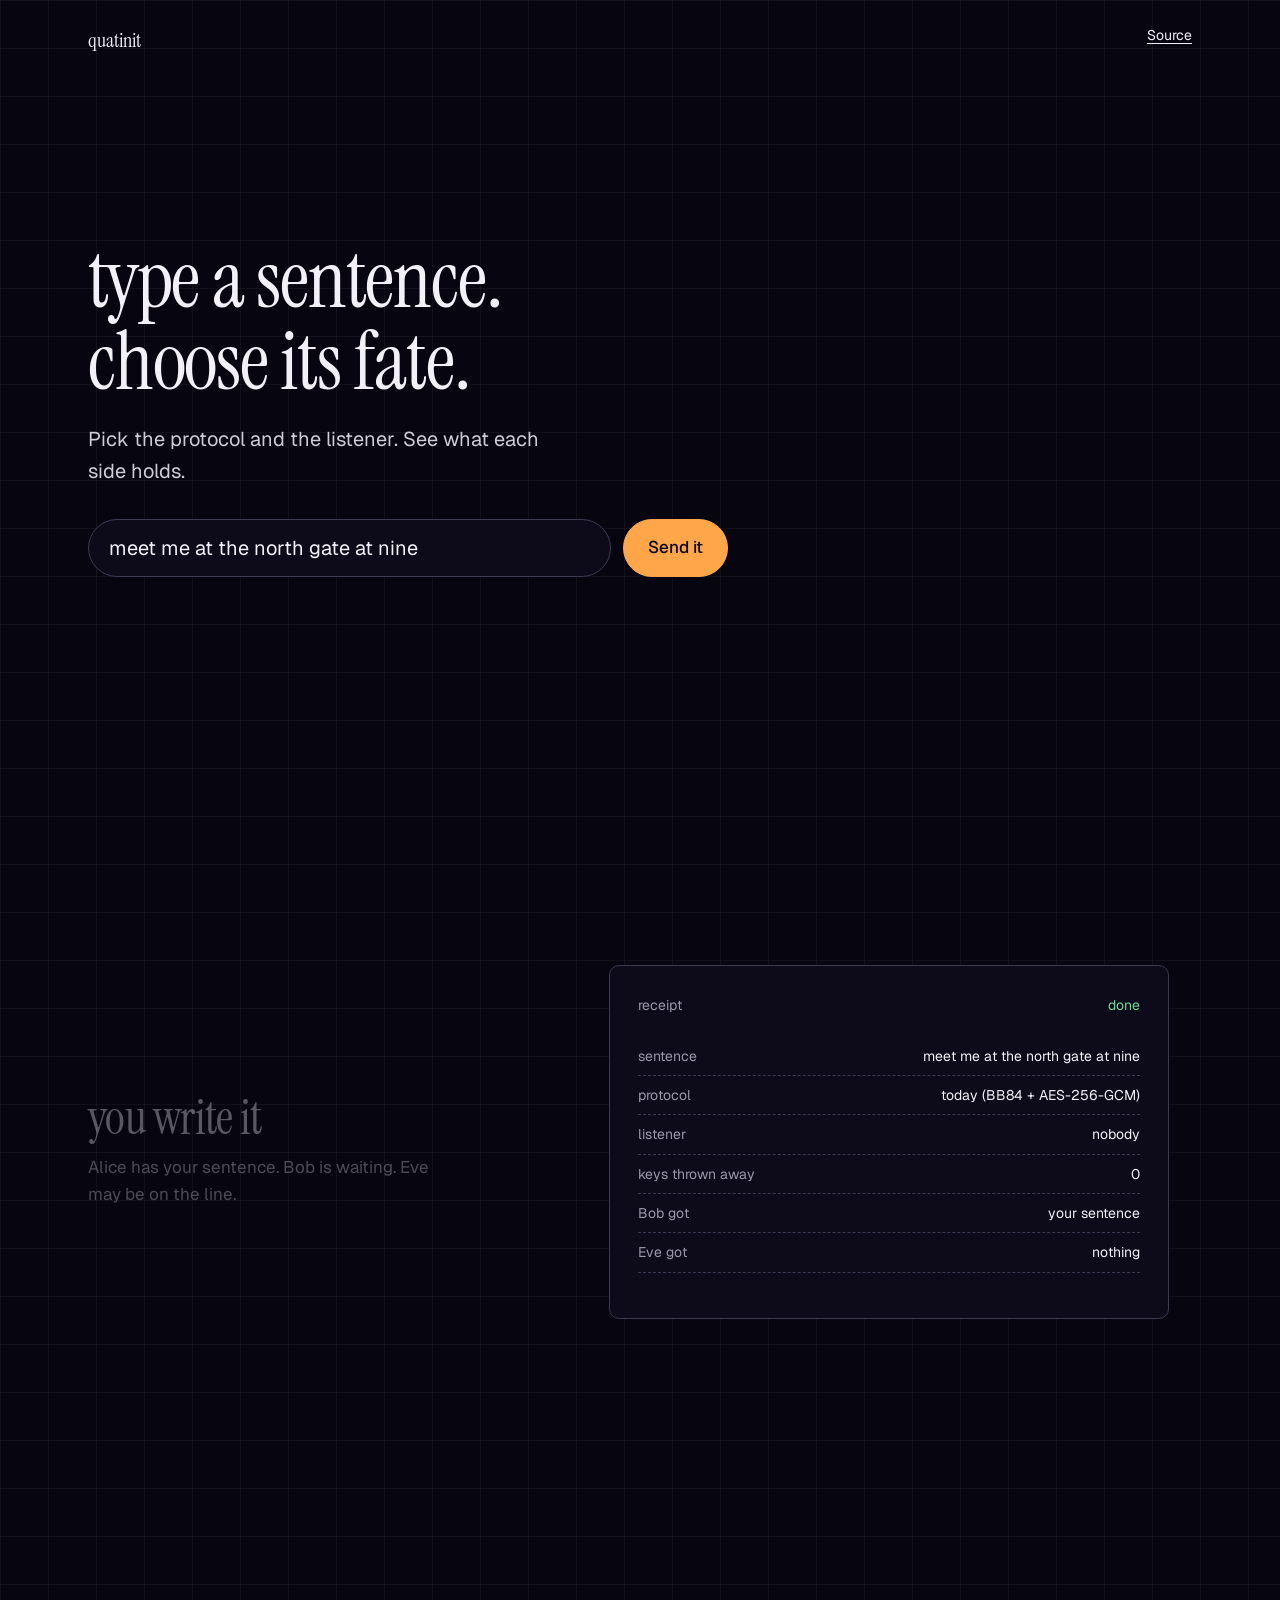
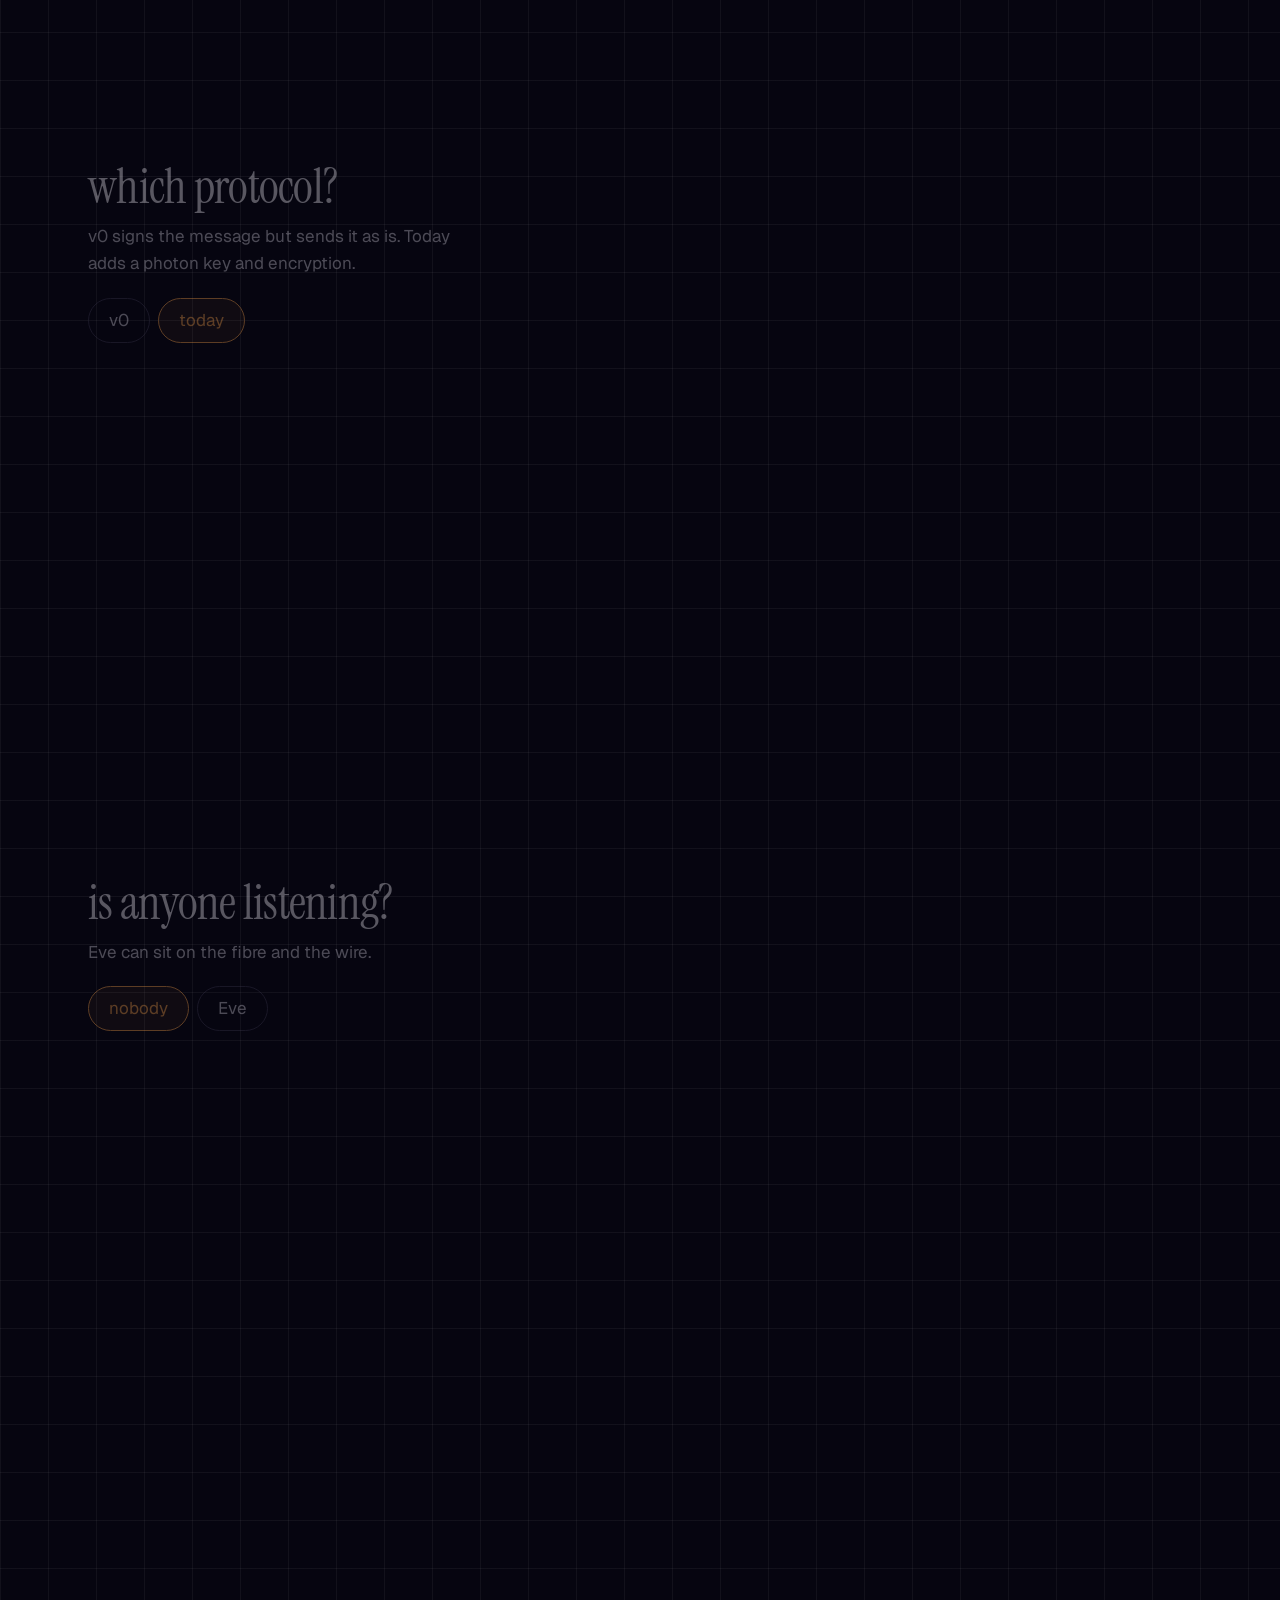
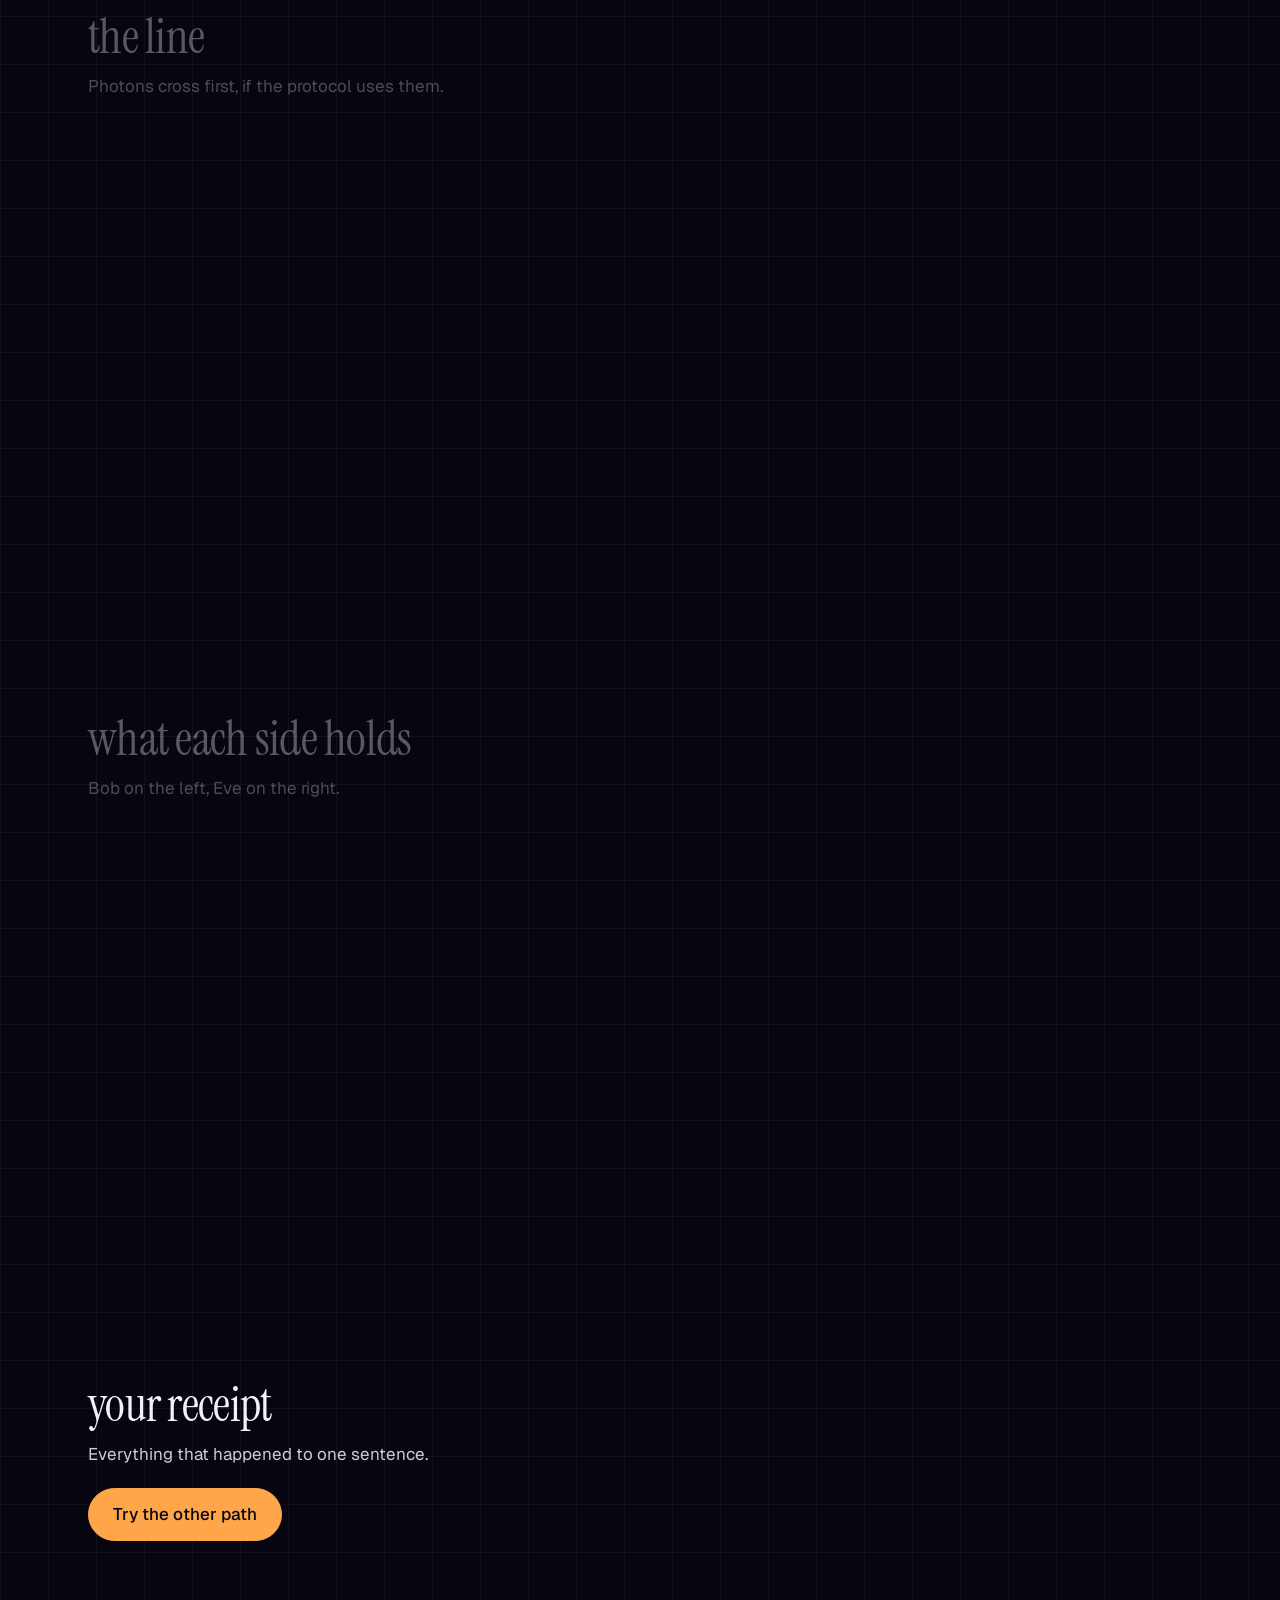
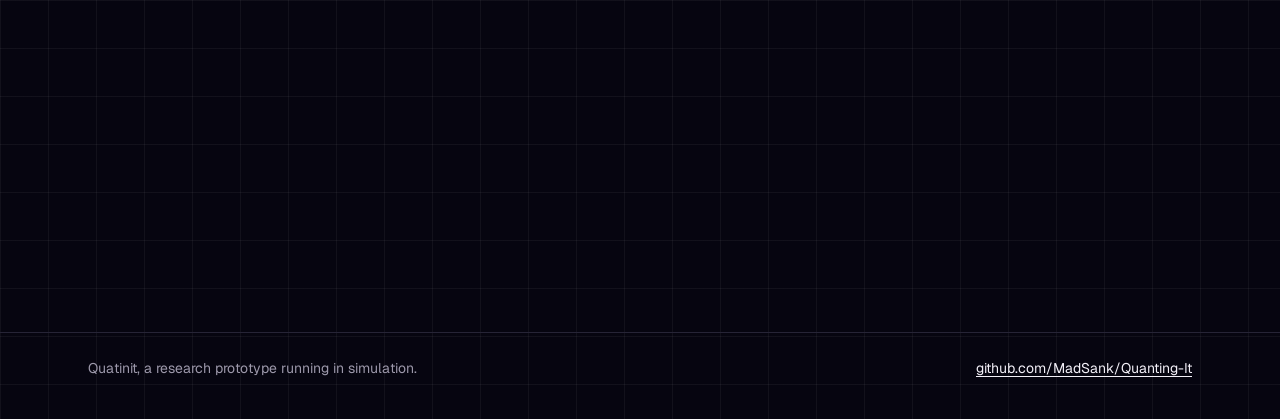
<file: website/previews/lumen-paths/index.html>
<!doctype html>
<html lang="en">
<head>
<meta charset="utf-8">
<meta name="viewport" content="width=device-width, initial-scale=1">
<title>Quatinit, Lumen variant 2: Paths</title>
<meta name="description" content="Choose the protocol and whether Eve listens, then follow your sentence to a receipt of what happened. Lumen variant 2.">
<link rel="preconnect" href="https://fonts.googleapis.com">
<link rel="preconnect" href="https://fonts.gstatic.com" crossorigin>
<link href="https://fonts.googleapis.com/css2?family=Instrument+Serif&family=Geist:wght@400;500&family=Geist+Mono:wght@400&display=swap" rel="stylesheet">
<link rel="stylesheet" href="../_lumen/base.css">
<style>
/* Hallmark · theme: lumen (chosen by the user) · genre: atmospheric · job: try · hero: the sentence you type · nav: wordmark only · footer: one line · signature: two choices in the story change what Eve and Bob end up holding, closed by a receipt · scroll: one pinned card · mode: fast preview */
/* Hallmark · pre-emit critique: P4 H4 E5 S5 R5 V4 · weakest: V, the card is quiet; the choices carry the drama */
.card { width: 100%; max-width: 560px; background: var(--color-paper-2); border: 1px solid var(--color-rule-2); border-radius: var(--radius-card); padding: 28px; color: var(--color-ink-2); }
.card .who { display: flex; justify-content: space-between; font-size: var(--text-sm); color: var(--color-muted); }
.card .who b { color: var(--color-live); font-weight: 400; }
.card .who b.bad { color: var(--color-accent-2); }
.msg { margin-top: 20px; font-family: var(--font-display); font-size: var(--text-title); color: var(--color-ink); line-height: 1.2; min-height: 2.4em; overflow-wrap: anywhere; }
.msg.code { font-family: var(--font-outlier); font-size: var(--text-base); color: var(--color-accent); line-height: 1.5; }
.lanes { margin-top: 20px; display: grid; grid-template-columns: repeat(2, minmax(0, 1fr)); border-top: 1px solid var(--color-rule); }
.lanes div { padding-top: 12px; min-width: 0; }
.lanes div + div { padding-left: 16px; border-left: 1px solid var(--color-rule); }
.lanes span { font-size: var(--text-sm); color: var(--color-muted); display: block; }
.lanes p { margin-top: 4px; color: var(--color-ink); overflow-wrap: anywhere; font-size: var(--text-sm); }
.lanes p.code { font-family: var(--font-outlier); color: var(--color-accent); }
.picks { display: flex; gap: 8px; flex-wrap: wrap; margin-top: 20px; }
.receipt { margin-top: 20px; display: grid; gap: 0; }
.receipt div { display: flex; justify-content: space-between; gap: 16px; padding: 8px 0; border-bottom: 1px dashed var(--color-rule-2); font-size: var(--text-sm); }
.receipt dt { color: var(--color-muted); }
.receipt dd { margin: 0; color: var(--color-ink); text-align: right; }
.again { margin-top: 20px; justify-self: start; }
</style>
</head>
<body>
<header class="nav"><div class="wrap"><a class="name" href="#top">quatinit</a><a href="https://github.com/MadSank/Quanting-It">Source</a></div></header>
<main id="top">
  <section class="hero" aria-labelledby="h1">
    <div class="wrap">
      <h1 id="h1">Type a sentence. Choose its fate.</h1>
      <p class="lede">Pick the protocol and the listener. See what each side holds.</p>
      <form class="compose" id="compose">
        <label class="vh" for="text">Your sentence</label>
        <input id="text" maxlength="60" value="meet me at the north gate at nine" autocomplete="off">
        <button class="btn" type="submit">Send it</button>
      </form>
    </div>
  </section>

  <section class="wrap story" id="story" aria-label="Your sentence, with choices">
    <div>
      <article class="step" data-s="0"><h2>you write it</h2><p>Alice has your sentence. Bob is waiting. Eve may be on the line.</p></article>
      <article class="step" data-s="1" id="pick-v"><h2>which protocol?</h2><p>v0 signs the message but sends it as is. Today adds a photon key and encryption.</p>
        <div class="picks" role="group" aria-label="Protocol"><button class="choice" data-v="v0" aria-pressed="false">v0</button><button class="choice" data-v="v1" aria-pressed="true">today</button></div></article>
      <article class="step" data-s="2"><h2>is anyone listening?</h2><p>Eve can sit on the fibre and the wire.</p>
        <div class="picks" role="group" aria-label="Listener"><button class="choice" data-e="0" aria-pressed="true">nobody</button><button class="choice" data-e="1" aria-pressed="false">Eve</button></div></article>
      <article class="step" data-s="3"><h2>the line</h2><p id="p3">Photons cross first, if the protocol uses them.</p></article>
      <article class="step" data-s="4"><h2>what each side holds</h2><p>Bob on the left, Eve on the right.</p></article>
      <article class="step" data-s="5"><h2>your receipt</h2><p>Everything that happened to one sentence.</p><button class="btn again" id="again">Try the other path</button></article>
    </div>
    <div class="stage">
      <div class="card" aria-live="polite">
        <div class="who"><span id="where">alice</span><b id="state">ready</b></div>
        <div id="body"></div>
      </div>
    </div>
  </section>
</main>
<footer><div class="wrap"><span>Quatinit, a research prototype running in simulation.</span><a href="https://github.com/MadSank/Quanting-It">github.com/MadSank/Quanting-It</a></div></footer>
<script type="module">
import { seal, onStep, bb84, reduced } from '../_lumen/story.js';
const $ = (s) => document.querySelector(s);
const text = () => $('#text').value.trim() || 'meet me at the north gate at nine';
let v = 'v1', eve = 0, step = 0, run = null, ct = '', attempts = 0;
const esc = (s) => s.replace(/[&<>"]/g, (c) => ({ '&': '&amp;', '<': '&lt;', '>': '&gt;', '"': '&quot;' }[c]));
async function simulate() {
  ct = await seal(text()); attempts = 0; run = null;
  if (v === 'v1') { do { attempts++; run = bb84(400, eve); } while (run.qber > 0.11 && attempts < 3); }
}
function lane(bobLabel, bob, eveLabel, eveVal, eveCode) {
  return `<div class="lanes"><div><span>${bobLabel}</span><p>${bob}</p></div><div><span>${eveLabel}</span><p class="${eveCode ? 'code' : ''}">${eveVal}</p></div></div>`;
}
function render() {
  const b = $('#body'), st = $('#state'); st.className = '';
  const W = ['alice', 'alice', 'the line', 'the fibre', 'both ends', 'receipt']; $('#where').textContent = W[step];
  const aborts = v === 'v1' && run ? (run.qber > 0.11 ? attempts : attempts - 1) : 0, caught = aborts > 0;
  if (step <= 2) { st.textContent = step === 0 ? 'ready' : (v === 'v0' ? 'v0, plain text' : 'today, encrypted') + (eve ? ', Eve listening' : ''); b.innerHTML = `<p class="msg">${esc(text())}</p>`; return; }
  if (step === 3) {
    if (v === 'v0') { st.textContent = 'no key needed'; b.innerHTML = `<p class="msg">${esc(text())}</p>` + lane('on the wire', 'your sentence, signed', 'Eve', eve ? 'copies it' : 'not there'); }
    else { st.textContent = caught ? `aborted ${aborts}x` : 'key agreed'; if (caught) st.className = 'bad';
      b.innerHTML = `<p class="msg code">${run.trace.slice(0, 48).map((t) => t.err ? 'x' : t.keep ? '|' : '.').join('')}</p>` + lane('errors at bob', `${(run.qber * 100).toFixed(1)}% over ${run.sifted} kept bits`, 'what happened', eve ? (run.qber > 0.11 ? 'Eve kept tripping the alarm; no key was ever agreed' : `Bob saw Eve and threw ${aborts} key${aborts === 1 ? '' : 's'} away`) : 'clean line, 1.5% fibre noise'); }
    return;
  }
  const noKey = v === 'v1' && run && run.qber > 0.11;
  if (step === 4) {
    st.textContent = v === 'v0' && eve ? 'Eve read it' : 'only Bob read it'; if (v === 'v0' && eve) st.className = 'bad';
    if (noKey) { b.innerHTML = `<p class="msg">nothing sent</p>` + lane('Bob', 'waits for a clean key', 'Eve', 'nothing at all'); return; }
    b.innerHTML = lane('Bob', esc(text()), 'Eve', v === 'v0' ? (eve ? esc(text()) : 'not listening') : (eve ? ct : 'not listening'), v === 'v1' && eve);
    return;
  }
  st.textContent = 'done';
  const rows = [['sentence', esc(text())], ['protocol', v === 'v0' ? 'v0' : 'today (BB84 + AES-256-GCM)'], ['listener', eve ? 'Eve' : 'nobody'],
    ['keys thrown away', v === 'v1' ? String(aborts) : 'none used'], ['Bob got', noKey ? 'nothing yet' : 'your sentence'],
    ['Eve got', !eve ? 'nothing' : v === 'v0' ? 'your sentence' : noKey ? 'nothing' : `${ct.length / 2} bytes of noise`]];
  b.innerHTML = `<dl class="receipt">${rows.map(([k, val]) => `<div><dt>${k}</dt><dd>${val}</dd></div>`).join('')}</dl>`;
}
document.querySelectorAll('[data-v]').forEach((x) => x.addEventListener('click', async () => { v = x.dataset.v; document.querySelectorAll('[data-v]').forEach((y) => y.setAttribute('aria-pressed', y === x)); await simulate(); render(); }));
document.querySelectorAll('[data-e]').forEach((x) => x.addEventListener('click', async () => { eve = +x.dataset.e; document.querySelectorAll('[data-e]').forEach((y) => y.setAttribute('aria-pressed', y === x)); await simulate(); render(); }));
$('#again').addEventListener('click', async () => { v = v === 'v0' ? 'v1' : 'v0'; eve = 1; document.querySelectorAll('[data-v]').forEach((y) => y.setAttribute('aria-pressed', y.dataset.v === v)); document.querySelectorAll('[data-e]').forEach((y) => y.setAttribute('aria-pressed', y.dataset.e === '1')); await simulate(); $('#pick-v').scrollIntoView({ behavior: reduced() ? 'auto' : 'smooth', block: 'center' }); });
$('#text').addEventListener('input', async () => { await simulate(); render(); });
$('#compose').addEventListener('submit', (e) => { e.preventDefault(); $('#story').scrollIntoView({ behavior: reduced() ? 'auto' : 'smooth' }); });
onStep((s) => { step = s; render(); });
await simulate(); render();
</script>
</body>
</html>
</file>
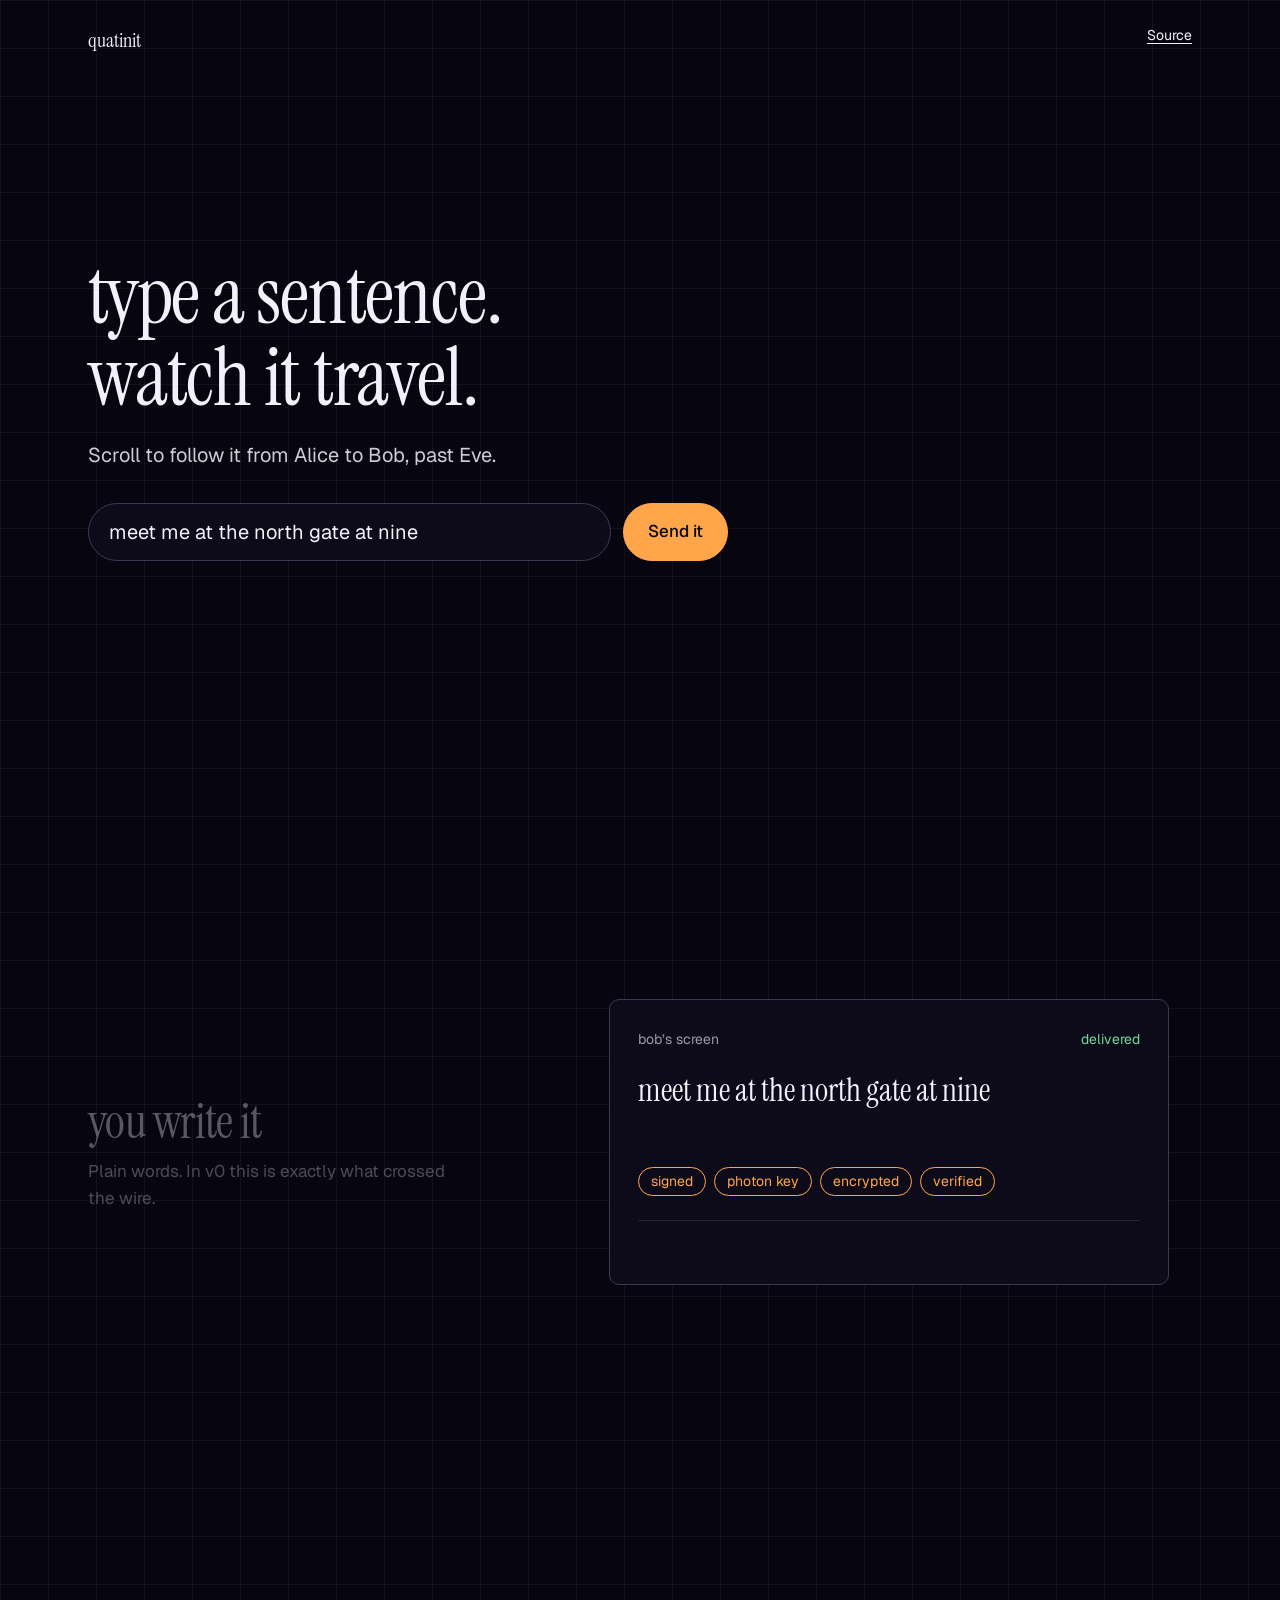
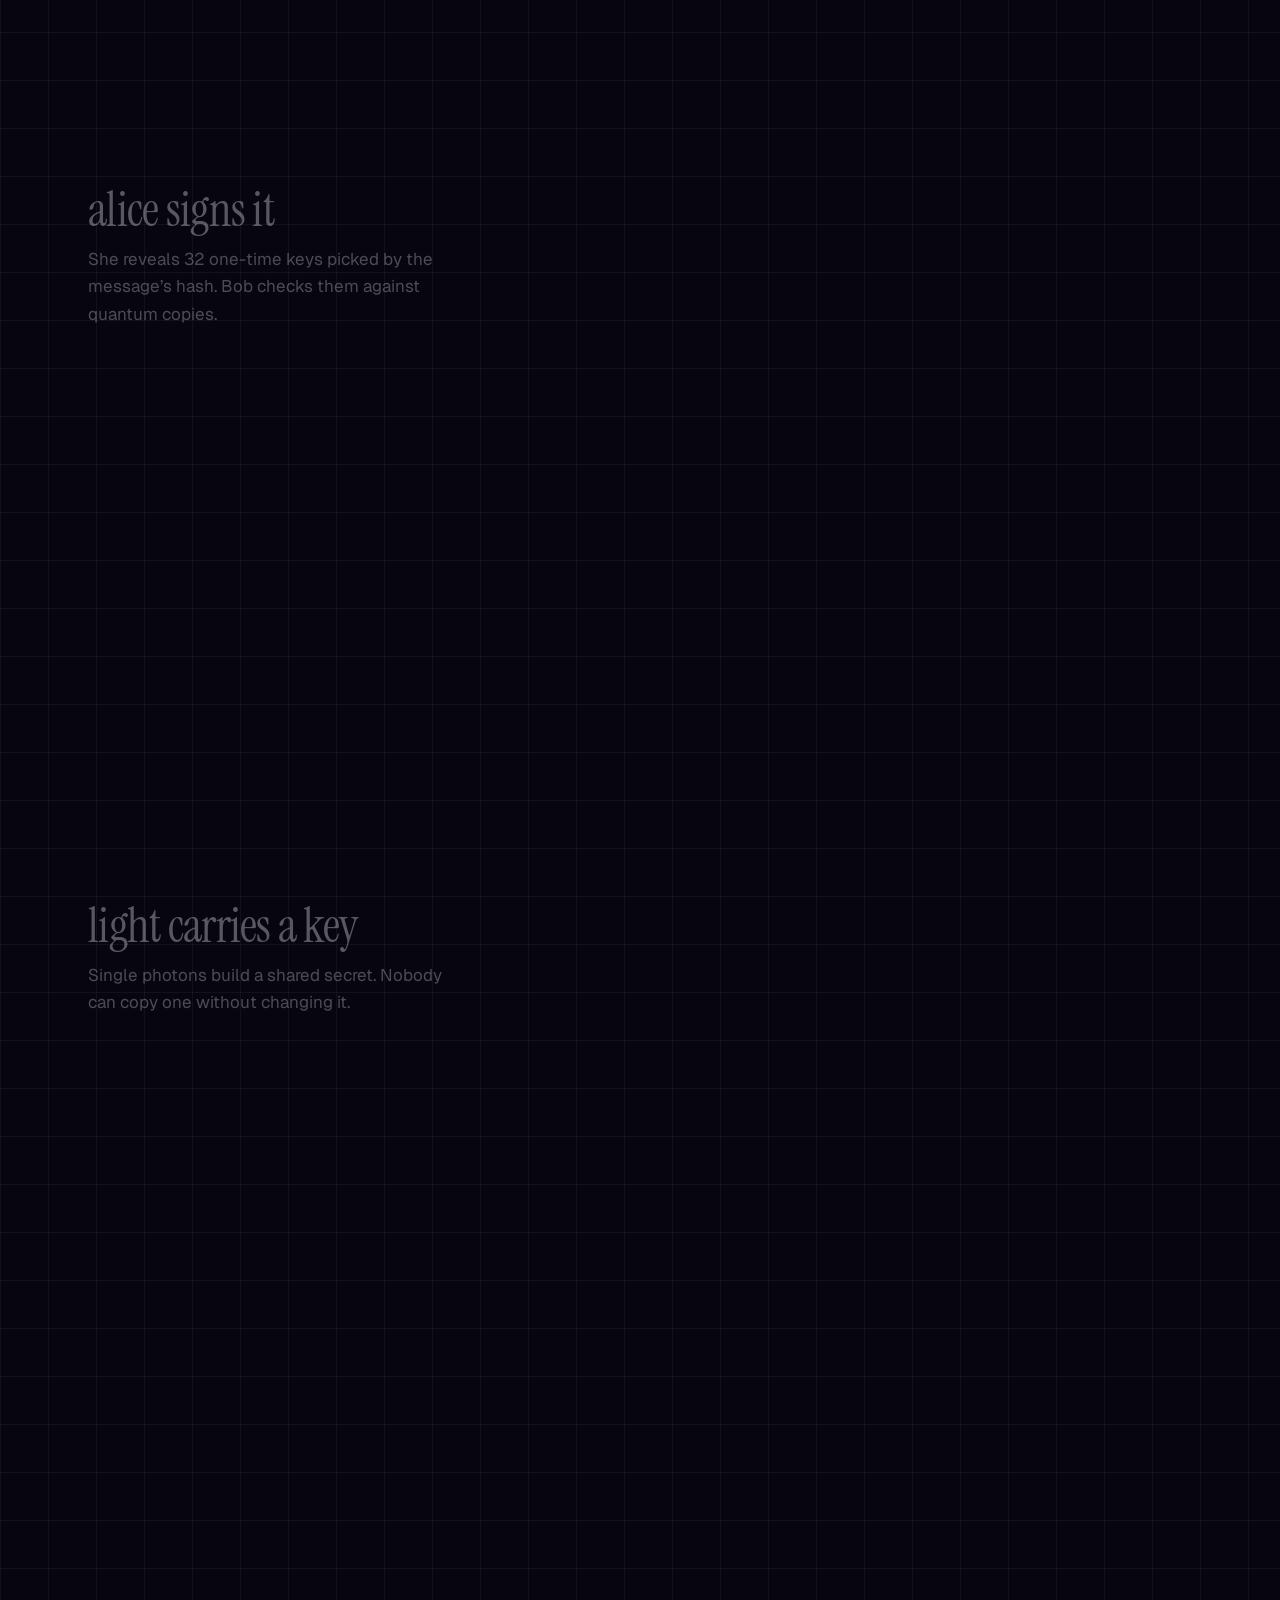
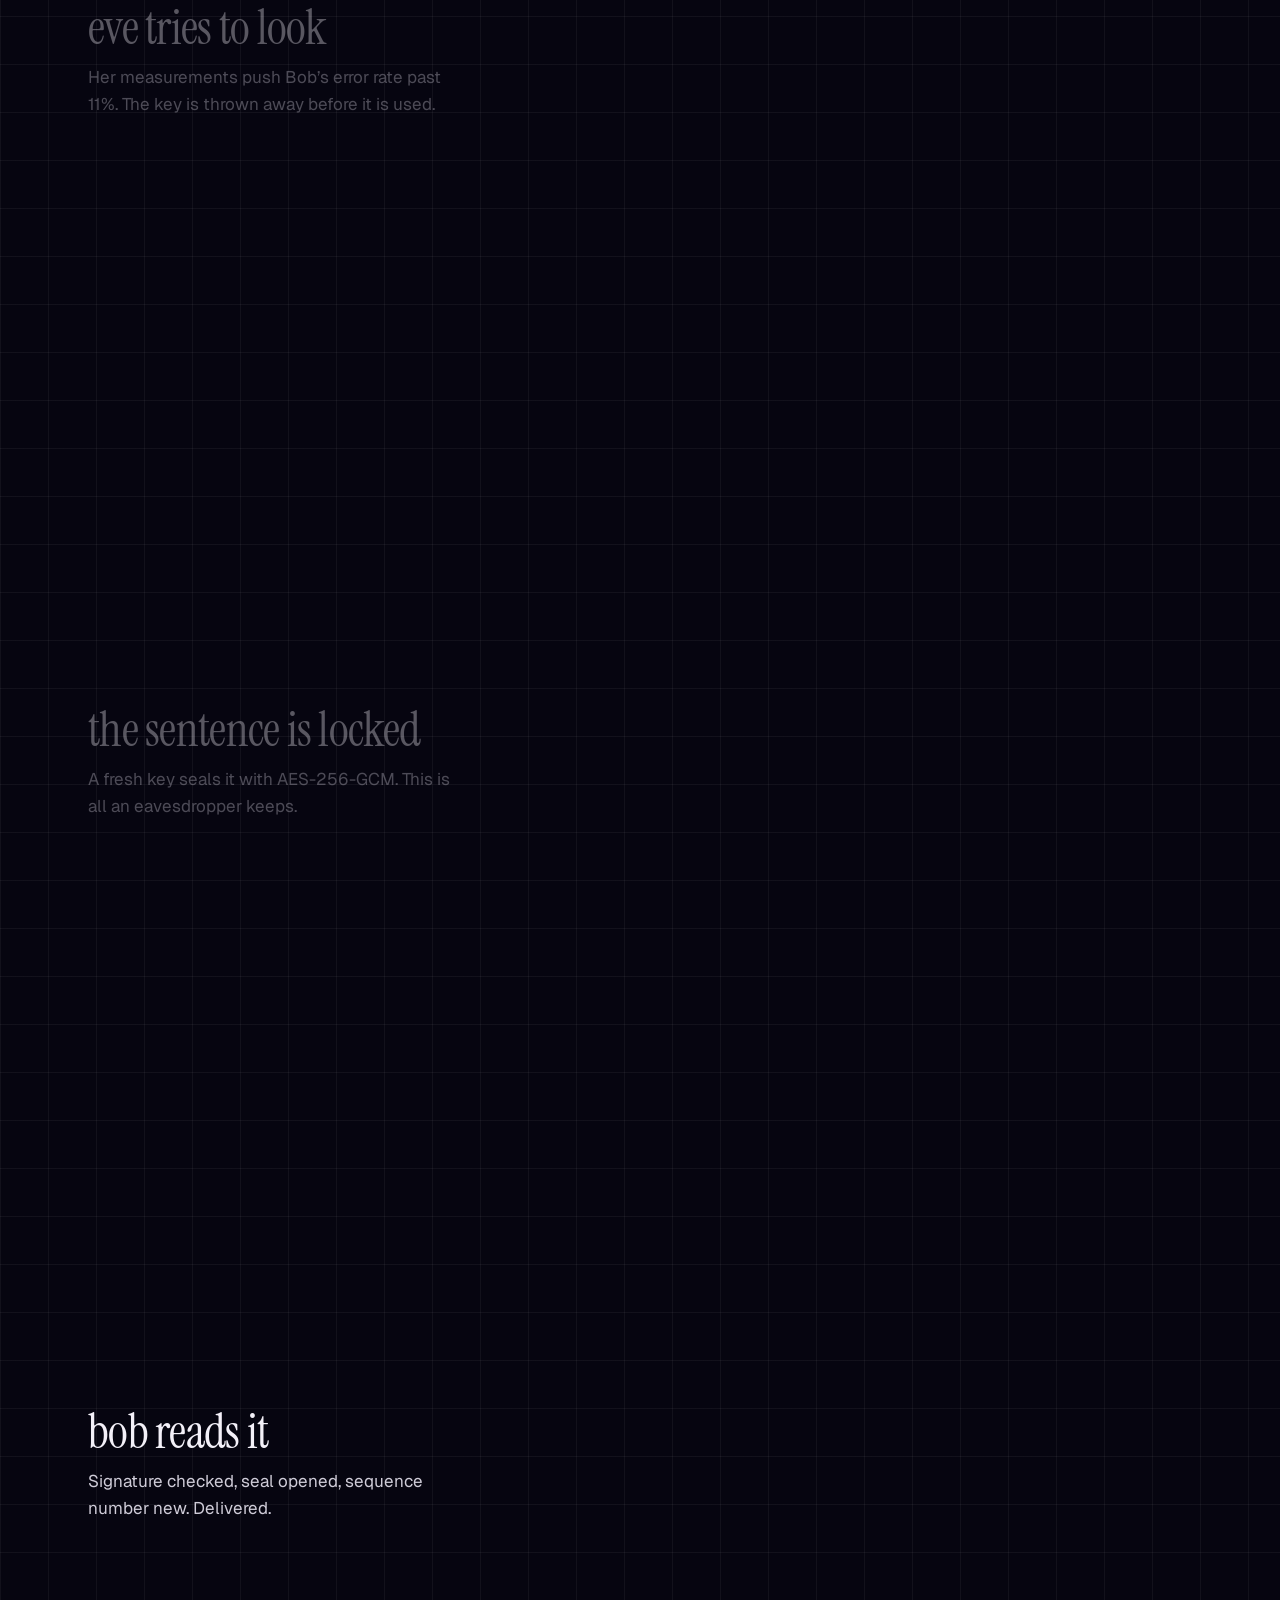
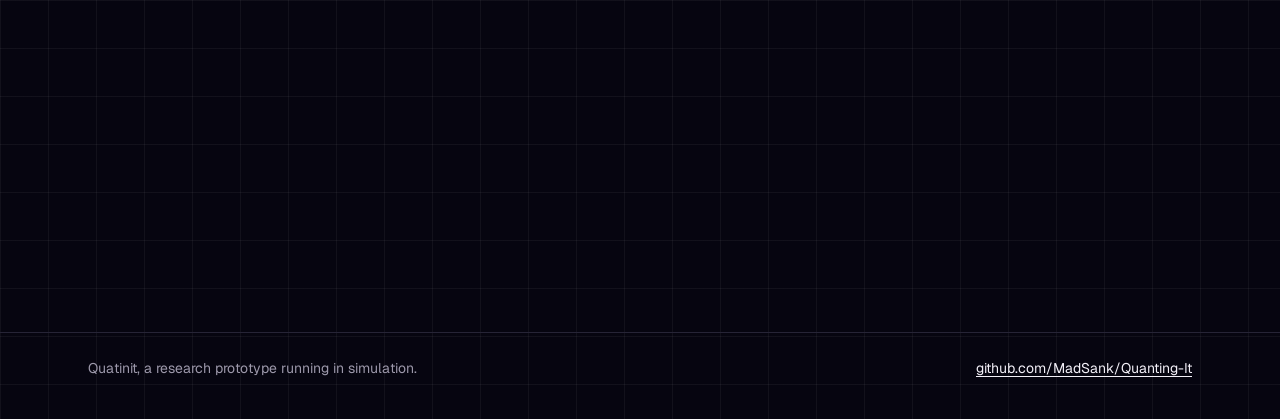
<file: website/previews/lumen/index.html>
<!doctype html>
<html lang="en">
<head>
<meta charset="utf-8">
<meta name="viewport" content="width=device-width, initial-scale=1">
<title>Quatinit, preview F: Lumen</title>
<meta name="description" content="Follow one message from Alice to Bob, step by step, as it is signed, locked and carried by light. Design preview F.">
<link rel="preconnect" href="https://fonts.googleapis.com">
<link rel="preconnect" href="https://fonts.gstatic.com" crossorigin>
<link href="https://fonts.googleapis.com/css2?family=Instrument+Serif&family=Geist:wght@400;500&family=Geist+Mono:wght@400&display=swap" rel="stylesheet">
<style>
/* Hallmark · theme: lumen (picked for a night-time scroll story) · genre: atmospheric · job: try · hero: the message itself, set large, typed by you · nav: wordmark only · footer: one line · signature: your own sentence, carried through every step as you scroll · scroll: one pinned stage · mode: fast preview */
/* Hallmark · pre-emit critique: P4 H4 E5 S5 R4 V5 · weakest: H, the hero is mostly type; the message you type is the picture */
:root {
  --color-paper: oklch(12.5% 0.027 290); --color-paper-2: oklch(16% 0.03 290); --color-paper-3: oklch(20% 0.032 290);
  --color-ink: oklch(96% 0.01 300); --color-ink-2: oklch(85% 0.017 298); --color-muted: oklch(69% 0.026 295);
  --color-rule: oklch(27% 0.034 290); --color-rule-2: oklch(36% 0.04 292); --rule-blueprint: oklch(96% 0.01 300 / 0.05);
  --color-accent: oklch(80% 0.15 62); --color-accent-2: oklch(72% 0.15 12); --color-accent-ink: oklch(14% 0.028 290);
  --color-live: oklch(80% 0.13 155); --color-focus: oklch(80% 0.15 62);
  --font-display: "Instrument Serif", ui-serif, Georgia, serif; --font-body: "Geist", ui-sans-serif, system-ui, sans-serif; --font-outlier: "Geist Mono", ui-monospace, monospace;
  --radius-card: 10px; --radius-pill: 999px;
  --shadow-card: 0 28px 64px -30px oklch(4% 0.02 290 / 0.8);
  --text-sm: 0.875rem; --text-base: 1.0625rem; --text-lg: 1.25rem; --text-title: 2rem; --text-display-s: 3rem; --text-display: clamp(3rem, 6.4vw, 5.6rem);
  --ease: cubic-bezier(.2, .7, .2, 1); --container: 1200px; --gutter: clamp(16px, 4vw, 48px);
}
*, *::before, *::after { box-sizing: border-box; }
html, body { overflow-x: clip; }
html { color-scheme: dark; scrollbar-color: var(--color-rule-2) var(--color-paper); }
body { margin: 0; color: var(--color-ink-2); font-family: var(--font-body); font-size: var(--text-base); line-height: 1.6; caret-color: var(--color-accent);
  background-color: var(--color-paper); background-image: linear-gradient(var(--rule-blueprint) 1px, transparent 1px), linear-gradient(90deg, var(--rule-blueprint) 1px, transparent 1px); background-size: 48px 48px; }
::selection { background: var(--color-accent); color: var(--color-accent-ink); }
h1, h2, h3 { font-family: var(--font-display); font-weight: 400; color: var(--color-ink); letter-spacing: -0.015em; line-height: 1; margin: 0; overflow-wrap: break-word; min-width: 0; text-wrap: balance; text-transform: lowercase; }
p { margin: 0; text-wrap: pretty; }
a { color: var(--color-ink); text-underline-offset: 0.2em; }
:focus-visible { outline: 2px solid var(--color-focus); outline-offset: 3px; transition: none; }
.wrap { max-width: var(--container); margin: 0 auto; padding: 0 var(--gutter); }
.m { font-family: var(--font-outlier); }

.nav .wrap { display: flex; justify-content: space-between; padding-top: 24px; padding-bottom: 24px; font-size: var(--text-sm); }
.nav .name { font-family: var(--font-display); font-size: var(--text-lg); text-decoration: none; }
.hero .wrap { min-height: min(720px, calc(100dvh - 80px)); display: grid; align-content: center; padding-bottom: 64px; }
.hero h1 { font-size: var(--text-display); max-width: 14ch; }
.hero .lede { margin-top: 20px; font-size: var(--text-lg); max-width: 40ch; }
.compose { margin-top: 32px; display: flex; gap: 12px; flex-wrap: wrap; max-width: 640px; }
.compose input { flex: 1 1 280px; font: inherit; font-size: var(--text-lg); color: var(--color-ink); background: var(--color-paper-2); border: 1px solid var(--color-rule-2); border-radius: var(--radius-pill); padding: 12px 20px; }
.compose input:hover { border-color: var(--color-muted); }
.btn { font: inherit; font-weight: 500; border-radius: var(--radius-pill); padding: 12px 24px; cursor: pointer; border: 1px solid var(--color-accent); background: var(--color-accent); color: var(--color-accent-ink); transition: transform 160ms var(--ease); text-decoration: none; }
.btn:hover { transform: translateY(-1px); }
.btn:active { transform: translateY(1px); }

.story { display: grid; grid-template-columns: minmax(0, 5fr) minmax(0, 7fr); gap: 64px; padding-bottom: 120px; }
.steps { display: grid; gap: 0; }
.step { min-height: 78vh; display: grid; align-content: center; opacity: .35; transition: opacity 400ms var(--ease); }
.step.on { opacity: 1; }
.step .n { font-family: var(--font-outlier); font-size: var(--text-sm); color: var(--color-muted); }
.step h2 { font-size: var(--text-display-s); margin-top: 8px; }
.step p { margin-top: 12px; max-width: 34ch; }
.stage { position: sticky; top: 12vh; height: 76vh; display: grid; place-items: center; }
.card { width: 100%; max-width: 560px; background: var(--color-paper-2); border: 1px solid var(--color-rule-2); border-radius: var(--radius-card); padding: 28px; }
.card .who { display: flex; justify-content: space-between; font-size: var(--text-sm); color: var(--color-muted); }
.card .who b { color: var(--color-live); font-weight: 400; }
.msg { margin-top: 20px; font-family: var(--font-display); font-size: var(--text-title); color: var(--color-ink); line-height: 1.2; min-height: 2.4em; overflow-wrap: anywhere; }
.msg.code { font-family: var(--font-outlier); font-size: var(--text-base); color: var(--color-accent); line-height: 1.5; }
.tags { margin-top: 20px; display: flex; flex-wrap: wrap; gap: 8px; }
.tag { font-size: var(--text-sm); border: 1px solid var(--color-rule-2); border-radius: var(--radius-pill); padding: 2px 12px; color: var(--color-muted); }
.tag.on { border-color: var(--color-accent); color: var(--color-accent); }
.beam { margin-top: 24px; height: 36px; position: relative; overflow: hidden; border-top: 1px solid var(--color-rule); }
.beam i { position: absolute; top: 14px; width: 8px; height: 8px; border-radius: 50%; background: var(--color-accent); opacity: 0; }
.card.light .beam i { opacity: 1; animation: fly 2.4s linear infinite; }
.card.eve .beam i:nth-child(even) { background: var(--color-accent-2); }
@keyframes fly { from { transform: translateX(-20px); } to { transform: translateX(560px); } }
footer { border-top: 1px solid var(--color-rule); padding: 24px 0 40px; font-size: var(--text-sm); color: var(--color-muted); }
footer .wrap { display: flex; justify-content: space-between; gap: 16px; flex-wrap: wrap; }
@media (max-width: 900px) {
  .story { grid-template-columns: minmax(0, 1fr); }
  .stage { top: 0; height: auto; padding: 16px 0; background: var(--color-paper); z-index: 2; }
  .step { min-height: 60vh; }
}
@media (prefers-reduced-motion: reduce) { .step { opacity: 1; transition: none; } .card.light .beam i { animation: none; opacity: 1; } .btn { transition: none; } }
</style>
</head>
<body>
<header class="nav"><div class="wrap"><a class="name" href="#top">quatinit</a><a href="https://github.com/MadSank/Quanting-It">Source</a></div></header>
<main id="top">
  <section class="hero" aria-labelledby="h1">
    <div class="wrap">
      <h1 id="h1">Type a sentence. Watch it travel.</h1>
      <p class="lede">Scroll to follow it from Alice to Bob, past Eve.</p>
      <form class="compose" id="compose" action="#story">
        <label class="m" for="text" hidden>Your message</label>
        <input id="text" name="text" maxlength="60" value="meet me at the north gate at nine" autocomplete="off">
        <button class="btn" type="submit">Send it</button>
      </form>
    </div>
  </section>

  <section class="wrap story" id="story" aria-label="The journey of your message">
    <div class="steps">
      <article class="step" data-s="0"><h2>you write it</h2><p>Plain words. In v0 this is exactly what crossed the wire.</p></article>
      <article class="step" data-s="1"><h2>alice signs it</h2><p>She reveals 32 one-time keys picked by the message’s hash. Bob checks them against quantum copies.</p></article>
      <article class="step" data-s="2"><h2>light carries a key</h2><p>Single photons build a shared secret. Nobody can copy one without changing it.</p></article>
      <article class="step" data-s="3"><h2>eve tries to look</h2><p>Her measurements push Bob’s error rate past 11%. The key is thrown away before it is used.</p></article>
      <article class="step" data-s="4"><h2>the sentence is locked</h2><p>A fresh key seals it with AES-256-GCM. This is all an eavesdropper keeps.</p></article>
      <article class="step" data-s="5"><h2>bob reads it</h2><p>Signature checked, seal opened, sequence number new. Delivered.</p></article>
    </div>
    <div class="stage">
      <div class="card" id="card" aria-live="polite">
        <div class="who"><span id="where">alice's screen</span><b id="state">plain text</b></div>
        <p class="msg" id="msg"></p>
        <div class="tags"><span class="tag" data-t="1">signed</span><span class="tag" data-t="2">photon key</span><span class="tag" data-t="4">encrypted</span><span class="tag" data-t="5">verified</span></div>
        <div class="beam" aria-hidden="true"><i style="animation-delay:0s"></i><i style="animation-delay:.4s"></i><i style="animation-delay:.8s"></i><i style="animation-delay:1.2s"></i><i style="animation-delay:1.6s"></i><i style="animation-delay:2s"></i></div>
      </div>
    </div>
  </section>
</main>
<footer><div class="wrap"><span>Quatinit, a research prototype running in simulation.</span><a href="https://github.com/MadSank/Quanting-It">github.com/MadSank/Quanting-It</a></div></footer>
<script>
(() => {
  const $ = (s) => document.querySelector(s);
  const text = () => $('#text').value.trim() || 'meet me at the north gate at nine';
  let sealed = '', step = 0;
  async function seal() { // real AES-256-GCM in the browser, fresh key each time
    const key = await crypto.subtle.generateKey({ name: 'AES-GCM', length: 256 }, false, ['encrypt']);
    const iv = crypto.getRandomValues(new Uint8Array(12));
    const ct = new Uint8Array(await crypto.subtle.encrypt({ name: 'AES-GCM', iv }, key, new TextEncoder().encode(text())));
    sealed = Array.from(ct, (b) => b.toString(16).padStart(2, '0')).join('');
  }
  async function hashBits() { const h = new Uint8Array(await crypto.subtle.digest('SHA-256', new TextEncoder().encode(text()))); return Array.from(h.slice(0, 4), (b) => b.toString(2).padStart(8, '0')).join(''); }
  async function show(s) {
    step = s; const card = $('#card'), msg = $('#msg');
    card.classList.toggle('light', s === 2 || s === 3); card.classList.toggle('eve', s === 3);
    document.querySelectorAll('.tag').forEach((t) => t.classList.toggle('on', +t.dataset.t <= s && !(s === 3 && t.dataset.t === '2')));
    msg.classList.toggle('code', s === 1 || s === 4);
    const W = ['alice’s screen', 'alice’s screen', 'the fibre', 'the fibre', 'the wire', 'bob’s screen'];
    const S = ['plain text', 'signing', 'sharing a key', 'error rate 25%, abort', 'ciphertext', 'delivered'];
    $('#where').textContent = W[s]; $('#state').textContent = S[s];
    if (s === 1) msg.textContent = 'reveal keys for bits ' + await hashBits();
    else if (s === 4) { if (!sealed) await seal(); msg.textContent = sealed; }
    else if (s === 2 || s === 3) msg.textContent = s === 3 ? 'no key yet. starting again.' : '| / - \\ | - / \\ | |';
    else msg.textContent = text();
  }
  const io = new IntersectionObserver((es) => es.forEach((e) => { if (e.isIntersecting) { document.querySelectorAll('.step').forEach((x) => x.classList.toggle('on', x === e.target)); show(+e.target.dataset.s); } }), { rootMargin: '-45% 0px -45% 0px' });
  document.querySelectorAll('.step').forEach((s) => io.observe(s));
  $('#text').addEventListener('input', () => { sealed = ''; show(step); });
  $('#compose').addEventListener('submit', (e) => { e.preventDefault(); sealed = ''; $('#story').scrollIntoView({ behavior: matchMedia('(prefers-reduced-motion: reduce)').matches ? 'auto' : 'smooth' }); });
  show(0);
})();
</script>
</body>
</html>
</file>
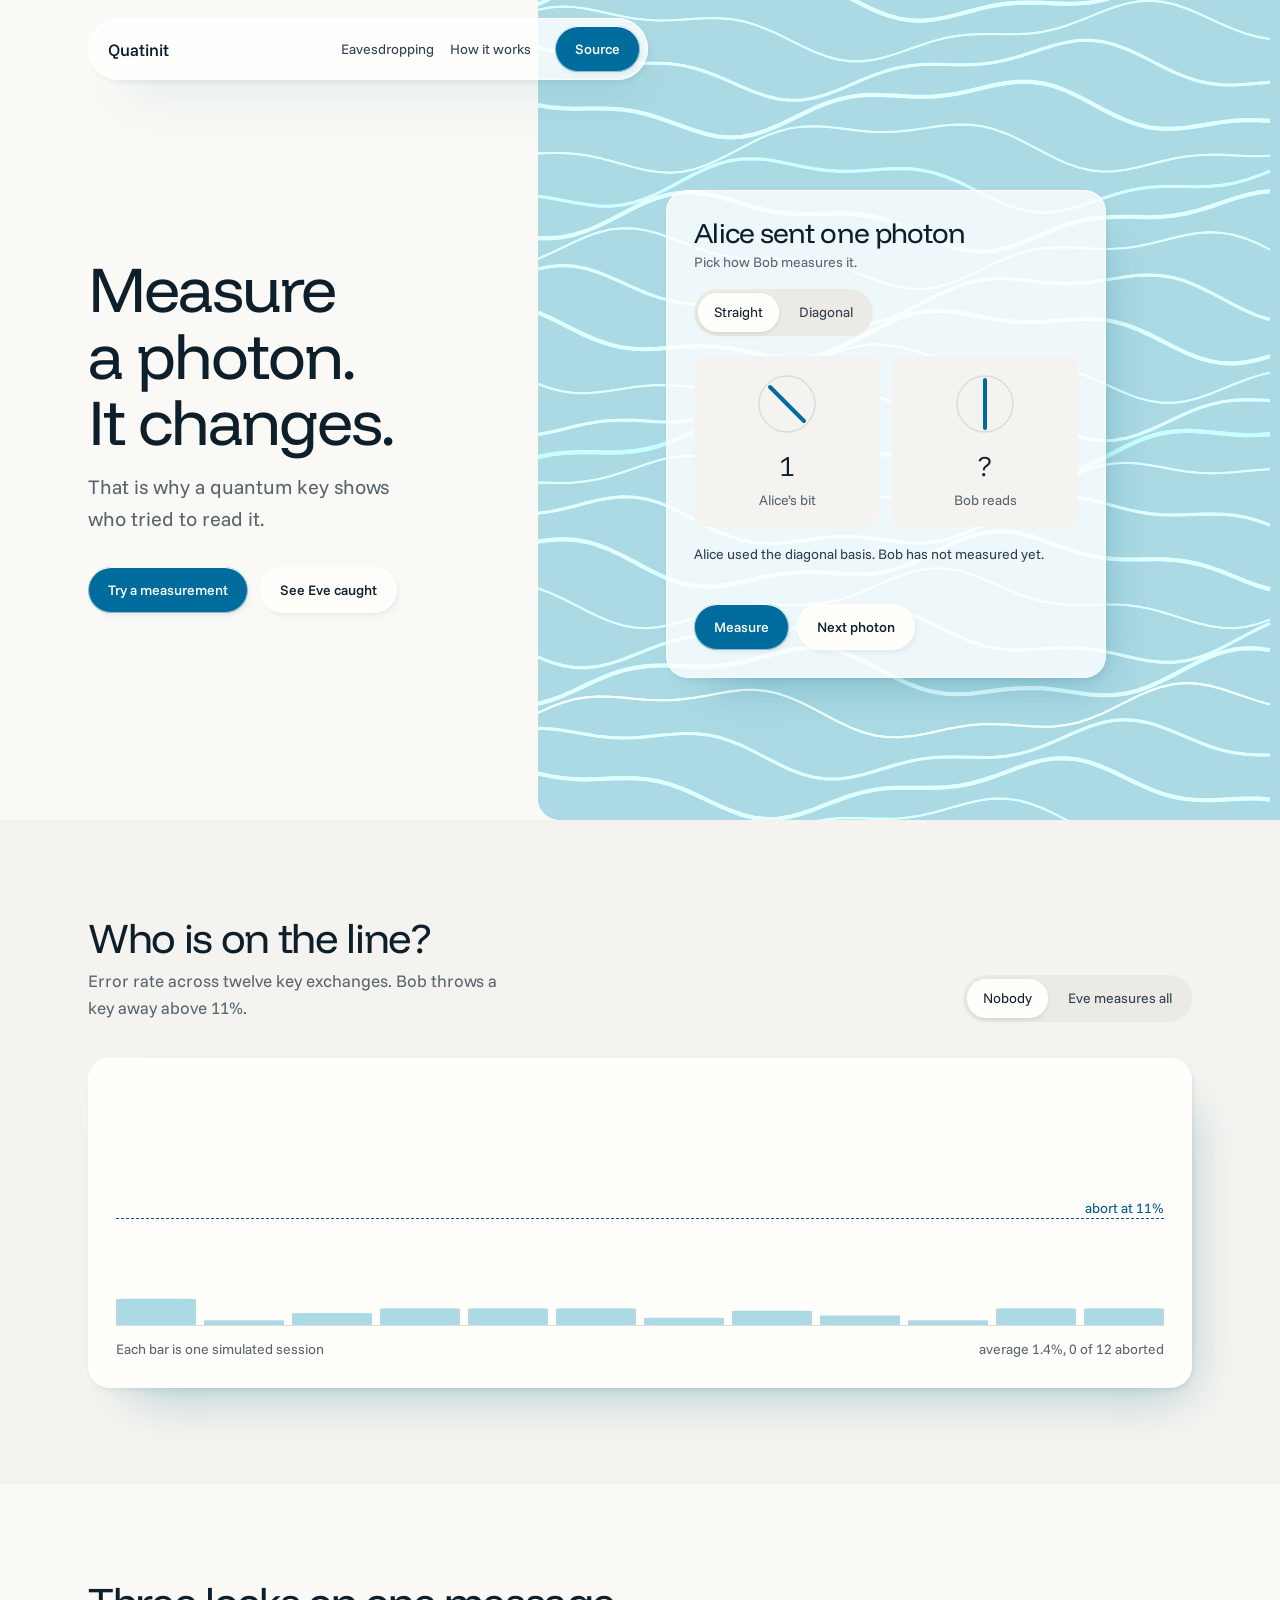
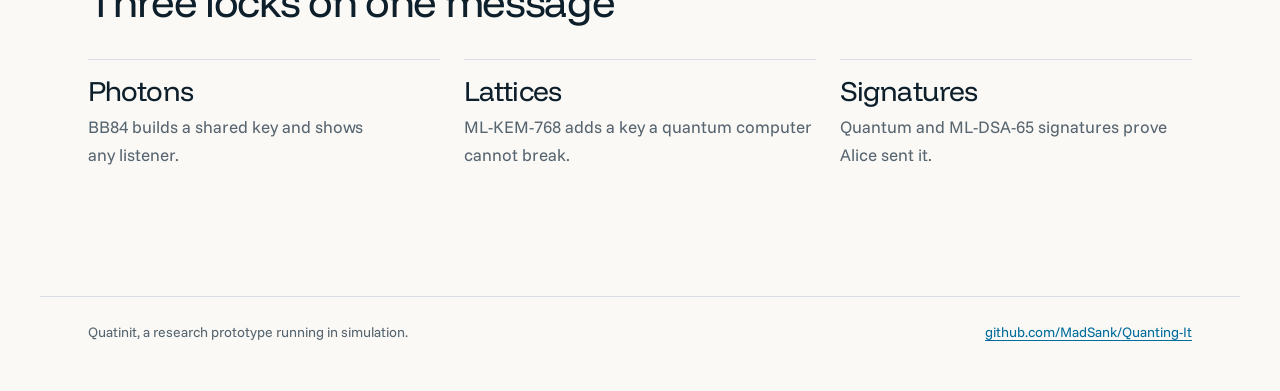
<file: website/previews/refract/index.html>
<!doctype html>
<html lang="en">
<head>
<meta charset="utf-8">
<meta name="viewport" content="width=device-width, initial-scale=1">
<title>Quatinit, preview B: Refract</title>
<meta name="description" content="Quatinit: measure a photon and see why quantum keys reveal eavesdroppers. Design preview B.">
<link rel="preconnect" href="https://fonts.googleapis.com">
<link rel="preconnect" href="https://fonts.gstatic.com" crossorigin>
<link href="https://fonts.googleapis.com/css2?family=Funnel+Display:wght@300;400&family=Funnel+Sans:wght@400;500&display=swap" rel="stylesheet">
<style>
/* Hallmark · theme: refract (dealt 3/3, seed interactive-quatinit-quantum-safe-cryptography-6b12) · refract: glass/pool · genre: atmospheric · job: try · hero: stage, the polariser panel on the lit side · nav: floating pill, wordmark and one action · footer: one line · signature: you choose a measuring basis and watch a photon answer or scramble · mode: fast preview */
/* Hallmark · pre-emit critique: P4 H4 E5 S4 R4 V5 · weakest: H, the hero object is a control panel rather than a picture; it is the product's one idea, so it stays */
:root {
  --color-paper: oklch(98.2% 0.006 95); --color-paper-2: oklch(96.4% 0.006 95); --color-paper-3: oklch(93.6% 0.008 95);
  --color-ink: oklch(23% 0.035 245); --color-ink-2: oklch(36% 0.035 245); --color-muted: oklch(50% 0.025 240);
  --color-rule: oklch(89.5% 0.008 230);
  --color-accent: oklch(50% 0.12 234); --color-accent-hi: oklch(44% 0.12 236); --color-accent-ink: oklch(99% 0.003 95); --color-accent-soft: oklch(94% 0.025 220); --color-focus: oklch(56% 0.14 234);
  --color-shade: oklch(86% 0.05 212); --color-light: oklch(99.7% 0.004 95); --color-glass: oklch(100% 0 0 / 0.8);
  --spec-1: oklch(78% 0.15 32); --spec-2: oklch(90% 0.15 105); --spec-3: oklch(82% 0.13 175); --spec-4: oklch(66% 0.15 270);
  --shadow-press: 0 2px 6px -2px oklch(40% 0.05 230 / 0.2);
  --edge-light: inset 0 1px 0 oklch(100% 0 0 / 0.9), inset 0 0 0 1px oklch(100% 0 0 / 0.55);
  --shadow-card: 18px 28px 48px -26px oklch(52% 0.09 220 / 0.38), 2px 3px 6px -2px oklch(40% 0.05 230 / 0.12);
  --font-display: "Funnel Display", ui-sans-serif, system-ui, sans-serif; --font-body: "Funnel Sans", ui-sans-serif, system-ui, sans-serif;
  --radius-card: 22px; --radius-inner: 12px; --radius-pill: 999px;
  --tracking-display: -0.032em;
  --text-sm: 0.875rem; --text-base: 1.0625rem; --text-lg: 1.25rem; --text-title: 1.75rem; --text-display-s: 2.6rem; --text-display: clamp(2.6rem, 5vw, 4.4rem);
  --dur-micro: 160ms; --ease: cubic-bezier(.2, .7, .2, 1); --container: 1200px; --gutter: clamp(16px, 4vw, 48px);
}
*, *::before, *::after { box-sizing: border-box; }
html, body { overflow-x: clip; }
html { scrollbar-color: var(--color-shade) var(--color-paper); }
body { margin: 0; background: var(--color-paper); color: var(--color-ink-2); font-family: var(--font-body); font-size: var(--text-base); line-height: 1.6; font-variant-numeric: tabular-nums; caret-color: var(--color-accent); }
::selection { background: var(--color-accent-soft); color: var(--color-ink); }
h1, h2, h3 { font-family: var(--font-display); font-weight: 400; color: var(--color-ink); letter-spacing: var(--tracking-display); text-wrap: balance; line-height: 1.04; margin: 0; overflow-wrap: break-word; min-width: 0; }
p { margin: 0; text-wrap: pretty; }
a { color: var(--color-accent); text-underline-offset: 0.2em; }
:focus-visible { outline: 2px solid var(--color-focus); outline-offset: 3px; transition: none; }
.wrap { max-width: var(--container); margin: 0 auto; padding: 0 var(--gutter); }

.nav { position: absolute; top: 18px; left: 0; right: 0; z-index: 3; }
.nav .pill { display: flex; align-items: center; gap: 24px; background: var(--color-glass); box-shadow: var(--edge-light), var(--shadow-card); border-radius: var(--radius-pill); padding: 8px 8px 8px 20px; max-width: 560px; }
.nav .name { font-weight: 500; color: var(--color-ink); text-decoration: none; }
.nav ul { display: flex; gap: 16px; list-style: none; margin: 0 0 0 auto; padding: 0; font-size: var(--text-sm); }
.nav ul a { color: var(--color-ink-2); text-decoration: none; }
.nav ul a:hover { color: var(--color-accent); }

.btn { font: inherit; font-size: var(--text-sm); font-weight: 500; border-radius: var(--radius-pill); padding: 12px 20px; cursor: pointer; border: 0;
  background: var(--color-light); color: var(--color-ink); box-shadow: var(--edge-light), var(--shadow-card); transition: transform var(--dur-micro) var(--ease), background-color var(--dur-micro) var(--ease); text-decoration: none; display: inline-block; }
.btn:hover { transform: translateY(-1px); }
.btn:active { transform: translateY(1px); }
.btn--primary { background: var(--color-accent); color: var(--color-accent-ink); }
.btn--primary:hover { background: var(--color-accent-hi); }
.btn:disabled { opacity: .5; cursor: not-allowed; transform: none; }

.hero { position: relative; min-height: min(820px, 100dvh); display: grid; }
.light { position: absolute; inset: 0 0 0 42%; overflow: hidden; border-bottom-left-radius: var(--radius-card); background: var(--color-shade); }
.light canvas { width: 100%; height: 100%; display: block; }
.hero .wrap { position: relative; display: grid; grid-template-columns: minmax(0, 5fr) minmax(0, 7fr); gap: 56px; align-items: center; padding-top: 112px; padding-bottom: 64px; width: 100%; }
.hero h1 { font-size: var(--text-display); }
.hero .lede { margin-top: 16px; max-width: 30ch; font-size: var(--text-lg); color: var(--color-muted); }
.hero .actions { margin-top: 32px; display: flex; gap: 12px; flex-wrap: wrap; }

.panel { background: var(--color-glass); box-shadow: var(--edge-light), var(--shadow-card); border-radius: var(--radius-card); padding: 28px; max-width: 440px; justify-self: center; width: 100%; }
.panel h2 { font-size: var(--text-title); }
.panel .sub { color: var(--color-muted); font-size: var(--text-sm); margin-top: 4px; }
.seg { display: inline-flex; background: var(--color-paper-3); border-radius: var(--radius-pill); padding: 4px; margin-top: 16px; gap: 4px; }
.seg button { font: inherit; font-size: var(--text-sm); border: 0; background: transparent; color: var(--color-ink-2); border-radius: var(--radius-pill); padding: 8px 16px; cursor: pointer; }
.seg button[aria-pressed="true"] { background: var(--color-light); color: var(--color-ink); box-shadow: var(--edge-light), var(--shadow-press); }
.dial { display: grid; grid-template-columns: repeat(2, minmax(0, 1fr)); gap: 12px; margin-top: 20px; }
.dial figure { margin: 0; background: var(--color-paper-2); border-radius: var(--radius-inner); padding: 16px; text-align: center; }
.dial svg { width: 64px; height: 64px; display: block; margin: 0 auto 8px; }
.dial svg line { stroke: var(--color-accent); stroke-width: 4; stroke-linecap: round; transition: transform 400ms var(--ease); transform-origin: 32px 32px; }
.dial svg circle { fill: none; stroke: var(--color-rule); stroke-width: 1.5; }
.dial figcaption { font-size: var(--text-sm); color: var(--color-muted); }
.dial b { display: block; font-family: var(--font-display); font-weight: 300; font-size: var(--text-title); color: var(--color-ink); }
.result { margin-top: 16px; font-size: var(--text-sm); min-height: 3.2em; color: var(--color-ink-2); }
.result.miss b { color: var(--color-accent-hi); }
.panel .row { display: flex; gap: 8px; margin-top: 16px; }

section.band { padding: 96px 0; }
section.band.tint { background: var(--color-paper-2); }
.head { display: flex; justify-content: space-between; align-items: end; gap: 24px; flex-wrap: wrap; margin-bottom: 36px; }
.head h2 { font-size: var(--text-display-s); }
.head p { color: var(--color-muted); margin-top: 8px; max-width: 46ch; }
.chart { background: var(--color-light); border-radius: var(--radius-card); box-shadow: var(--edge-light), var(--shadow-card); padding: 28px; }
.bars { display: grid; grid-template-columns: repeat(12, minmax(0, 1fr)); gap: 8px; align-items: end; height: 240px; position: relative; border-bottom: 1px solid var(--color-rule); }
.bars span { background: var(--color-shade); border-radius: 8px 8px 2px 2px; height: 100%; transform-origin: bottom; transition: transform 500ms var(--ease); }
.bars span.hot { background: var(--color-accent); }
.limit { position: absolute; left: 0; right: 0; border-top: 1.5px dashed var(--color-accent-hi); bottom: 44%; }
.limit em { position: absolute; right: 0; top: -1.6em; font-style: normal; font-size: var(--text-sm); color: var(--color-accent-hi); }
.chart-foot { display: flex; justify-content: space-between; margin-top: 12px; font-size: var(--text-sm); color: var(--color-muted); }
.layers { display: grid; grid-template-columns: repeat(3, minmax(0, 1fr)); gap: 24px; }
.layer { border-top: 1px solid var(--color-rule); padding-top: 16px; }
.layer h3 { font-size: var(--text-title); }
.layer p { margin-top: 8px; color: var(--color-muted); }
footer { padding: 32px 0 48px; font-size: var(--text-sm); color: var(--color-muted); }
footer .wrap { display: flex; justify-content: space-between; gap: 16px; flex-wrap: wrap; border-top: 1px solid var(--color-rule); padding-top: 24px; }

@media (max-width: 900px) {
  .light { inset: auto 0 0 0; height: 58%; border-radius: var(--radius-card) var(--radius-card) 0 0; }
  .hero .wrap { grid-template-columns: minmax(0, 1fr); gap: 32px; }
  .layers { grid-template-columns: minmax(0, 1fr); }
  .nav ul { display: none; }
}
@media (prefers-reduced-motion: reduce) { .btn, .dial svg line, .bars span { transition: none; } }
</style>
</head>
<body>
<header class="nav"><div class="wrap"><nav class="pill" aria-label="Main">
  <a class="name" href="#top">Quatinit</a>
  <ul><li><a href="#listen">Eavesdropping</a></li><li><a href="#layers">How it works</a></li></ul>
  <a class="btn btn--primary" href="https://github.com/MadSank/Quanting-It">Source</a>
</nav></div></header>

<main id="top">
  <section class="hero" aria-labelledby="h1">
    <div class="light" aria-hidden="true"><canvas id="light"></canvas></div>
    <div class="wrap">
      <div>
        <h1 id="h1">Measure a photon. It changes.</h1>
        <p class="lede">That is why a quantum key shows who tried to read it.</p>
        <div class="actions">
          <a class="btn btn--primary" href="#panel">Try a measurement</a>
          <a class="btn" href="#listen">See Eve caught</a>
        </div>
      </div>

      <div class="panel" id="panel" aria-live="polite">
        <h2>Alice sent one photon</h2>
        <p class="sub">Pick how Bob measures it.</p>
        <div class="seg" role="group" aria-label="Bob’s basis">
          <button aria-pressed="true" data-b="0">Straight</button>
          <button aria-pressed="false" data-b="1">Diagonal</button>
        </div>
        <div class="dial">
          <figure><svg viewBox="0 0 64 64" aria-hidden="true"><circle cx="32" cy="32" r="28"/><line id="aLine" x1="32" y1="8" x2="32" y2="56"/></svg><b id="aBit">?</b><figcaption>Alice’s bit</figcaption></figure>
          <figure><svg viewBox="0 0 64 64" aria-hidden="true"><circle cx="32" cy="32" r="28"/><line id="bLine" x1="32" y1="8" x2="32" y2="56"/></svg><b id="bBit">?</b><figcaption>Bob reads</figcaption></figure>
        </div>
        <p class="result" id="result">Bob has not measured yet.</p>
        <div class="row">
          <button class="btn btn--primary" id="measure">Measure</button>
          <button class="btn" id="next">Next photon</button>
        </div>
      </div>
    </div>
  </section>

  <section class="band tint" id="listen" aria-labelledby="h2a">
    <div class="wrap">
      <div class="head">
        <div><h2 id="h2a">Who is on the line?</h2><p>Error rate across twelve key exchanges. Bob throws a key away above 11%.</p></div>
        <div class="seg" role="group" aria-label="Listener">
          <button aria-pressed="true" data-eve="0">Nobody</button>
          <button aria-pressed="false" data-eve="1">Eve measures all</button>
        </div>
      </div>
      <div class="chart">
        <div class="bars" id="bars"><div class="limit"><em>abort at 11%</em></div></div>
        <div class="chart-foot"><span>Each bar is one simulated session</span><span id="summary"></span></div>
      </div>
    </div>
  </section>

  <section class="band" id="layers" aria-labelledby="h2b">
    <div class="wrap">
      <div class="head"><div><h2 id="h2b">Three locks on one message</h2></div></div>
      <div class="layers">
        <div class="layer"><h3>Photons</h3><p>BB84 builds a shared key and shows any listener.</p></div>
        <div class="layer"><h3>Lattices</h3><p>ML-KEM-768 adds a key a quantum computer cannot break.</p></div>
        <div class="layer"><h3>Signatures</h3><p>Quantum and ML-DSA-65 signatures prove Alice sent it.</p></div>
      </div>
    </div>
  </section>
</main>

<footer><div class="wrap"><span>Quatinit, a research prototype running in simulation.</span><a href="https://github.com/MadSank/Quanting-It">github.com/MadSank/Quanting-It</a></div></footer>

<script>
(() => {
  const $ = (s) => document.querySelector(s);
  const css = getComputedStyle(document.documentElement), C = (n) => css.getPropertyValue(n).trim();
  const reduce = matchMedia('(prefers-reduced-motion: reduce)').matches;
  const ang = (basis, bit) => (basis ? 45 : 0) + (bit ? 90 : 0);
  let a, bBasis = 0, measured = false;
  function fresh() {
    a = { basis: Math.random() < .5 ? 0 : 1, bit: Math.random() < .5 ? 0 : 1 }; measured = false;
    $('#aLine').style.transform = `rotate(${ang(a.basis, a.bit)}deg)`; $('#aBit').textContent = a.bit;
    $('#bLine').style.transform = `rotate(${ang(bBasis, 0)}deg)`; $('#bBit').textContent = '?';
    $('#result').className = 'result'; $('#result').textContent = `Alice used the ${a.basis ? 'diagonal' : 'straight'} basis. Bob has not measured yet.`;
  }
  document.querySelectorAll('[data-b]').forEach((b) => b.addEventListener('click', () => {
    bBasis = +b.dataset.b; document.querySelectorAll('[data-b]').forEach((x) => x.setAttribute('aria-pressed', x === b));
    if (!measured) $('#bLine').style.transform = `rotate(${ang(bBasis, 0)}deg)`;
  }));
  $('#measure').addEventListener('click', () => {
    const same = bBasis === a.basis, bit = same ? a.bit : (Math.random() < .5 ? 0 : 1);
    measured = true; $('#bBit').textContent = bit; $('#bLine').style.transform = `rotate(${ang(bBasis, bit)}deg)`;
    const r = $('#result');
    if (same) { r.className = 'result'; r.innerHTML = '<b>Same basis.</b> Bob reads Alice’s bit exactly. This bit can join the key.'; }
    else { r.className = 'result miss'; r.innerHTML = `<b>Different basis.</b> A coin flip: Bob got ${bit}. The photon is now ${bit === a.bit ? 'right by luck' : 'wrong'}, and the original is gone.`; }
  });
  $('#next').addEventListener('click', fresh); fresh();

  // Eavesdropping chart: each bar a simulated session of 400 sifted bits.
  const bars = $('#bars');
  const spans = Array.from({ length: 12 }, () => { const s = document.createElement('span'); bars.appendChild(s); return s; });
  function session(eve) {
    let e = 0, n = 400;
    for (let i = 0; i < n; i++) { let err = Math.random() < 0.015; if (eve && Math.random() < .25) err = !err; if (err) e++; }
    return e / n;
  }
  function run(eve) {
    const q = spans.map(() => session(eve)), max = 0.25;
    spans.forEach((s, i) => { s.style.transform = `scaleY(${Math.max(q[i] / max, 0.02)})`; s.className = q[i] > .11 ? 'hot' : ''; s.title = (q[i] * 100).toFixed(1) + '%'; });
    const ab = q.filter((x) => x > .11).length, avg = q.reduce((x, y) => x + y) / q.length;
    $('#summary').textContent = `average ${(avg * 100).toFixed(1)}%, ${ab} of 12 aborted`;
  }
  document.querySelectorAll('[data-eve]').forEach((b) => b.addEventListener('click', () => {
    document.querySelectorAll('[data-eve]').forEach((x) => x.setAttribute('aria-pressed', x === b)); run(b.dataset.eve === '1');
  }));
  run(false);

  // The light: soft caustic net drawn on a canvas.
  const cv = $('#light'), ctx = cv.getContext('2d');
  function size() { const r = cv.getBoundingClientRect(), d = Math.min(devicePixelRatio || 1, 2); cv.width = r.width * d; cv.height = r.height * d; ctx.setTransform(d, 0, 0, d, 0, 0); return r; }
  let R = size(); addEventListener('resize', () => { R = size(); });
  const spec = ['--spec-1', '--spec-2', '--spec-3', '--spec-4'].map(C), shade = C('--color-shade'), light = C('--color-light');
  function frame(t) {
    const w = R.width, h = R.height; ctx.fillStyle = shade; ctx.fillRect(0, 0, w, h);
    ctx.globalCompositeOperation = 'lighter';
    for (let k = 0; k < 26; k++) {
      ctx.beginPath(); const y0 = (k / 26) * h * 1.2 - h * .1;
      for (let x = 0; x <= w; x += 12) {
        const y = y0 + Math.sin(x * .012 + t * .0004 + k) * 22 + Math.sin(x * .031 - t * .0003 + k * 1.7) * 9;
        x ? ctx.lineTo(x, y) : ctx.moveTo(x, y);
      }
      ctx.strokeStyle = k % 7 === 0 ? spec[k % 4] : light; ctx.globalAlpha = k % 7 === 0 ? .35 : .22; ctx.lineWidth = 2 + (k % 3); ctx.stroke();
    }
    ctx.globalAlpha = 1; ctx.globalCompositeOperation = 'source-over';
    if (!reduce) requestAnimationFrame(frame);
  }
  requestAnimationFrame(frame);
})();
</script>
</body>
</html>
</file>
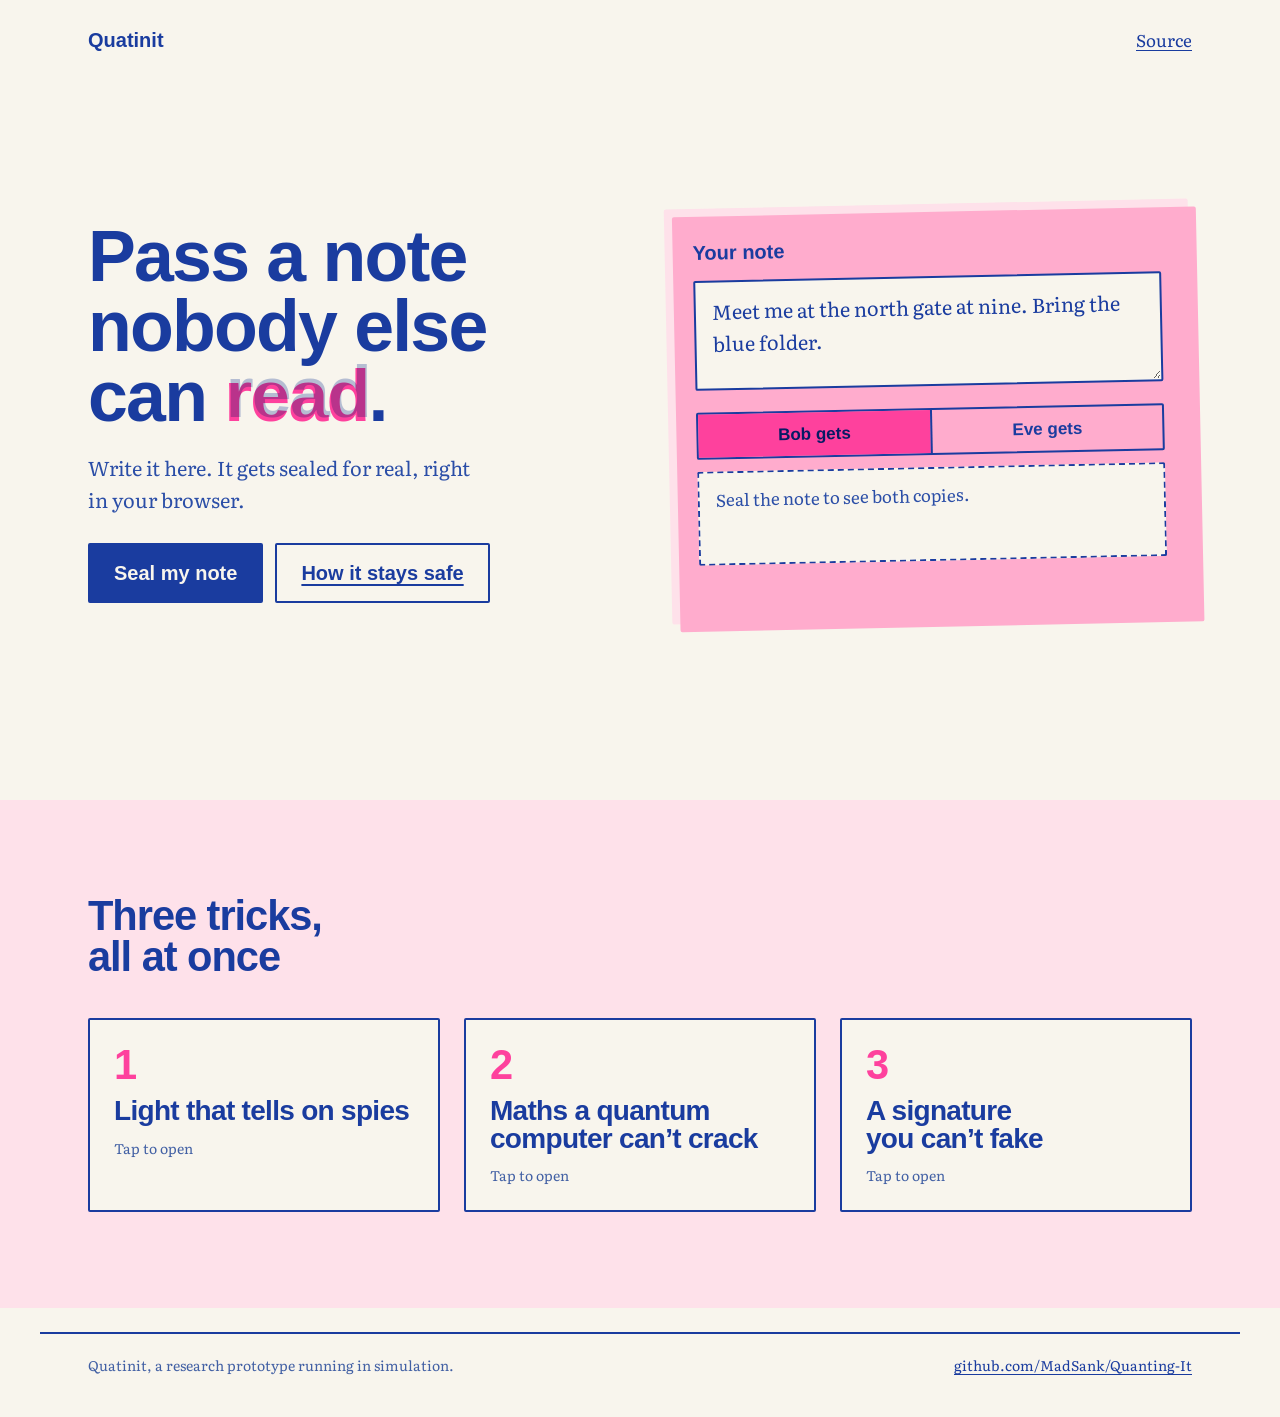
<file: website/previews/riso/index.html>
<!doctype html>
<html lang="en">
<head>
<meta charset="utf-8">
<meta name="viewport" content="width=device-width, initial-scale=1">
<title>Quatinit, preview G: Riso</title>
<meta name="description" content="Pass a note nobody else can read. Seal it for real in your browser and see what Bob and Eve each get. Design preview G.">
<link rel="preconnect" href="https://fonts.googleapis.com">
<link rel="preconnect" href="https://fonts.gstatic.com" crossorigin>
<link href="https://api.fontshare.com/v2/css?f[]=cabinet-grotesk@800&display=swap" rel="stylesheet">
<link href="https://fonts.googleapis.com/css2?family=Literata:opsz,wght@7..72,400;7..72,500&display=swap" rel="stylesheet">
<style>
/* Hallmark · theme: riso (picked for a hands-on, printed feel) · genre: playful · job: try · hero: split, the note on the right · nav: wordmark and one link · footer: one line · signature: a note you write and seal with real AES-256-GCM, flipped between Bob's copy and Eve's · mode: fast preview */
/* Hallmark · pre-emit critique: P4 H5 E4 S5 R4 V4 · weakest: E, the sealing is real but the key exchange behind it is described, not run */
/* Hallmark · waive 38iii · riso names the misregistered word as its signature, used once in the hero · it is the theme's print mark, not emphasis */
:root {
  --color-paper: oklch(97% 0.011 90); --color-paper-2: oklch(93.5% 0.034 356); --color-paper-3: oklch(84% 0.11 356);
  --color-ink: oklch(40% 0.165 265); --color-ink-2: oklch(45% 0.15 265); --color-muted: oklch(50% 0.115 265);
  --color-rule: oklch(85% 0.045 265);
  --color-accent: oklch(68% 0.235 356); --color-accent-ink: oklch(27% 0.13 265); --color-focus: oklch(44% 0.2 265);
  --color-cross: oklch(48% 0.19 310);
  --font-display: "Cabinet Grotesk", ui-sans-serif, sans-serif; --font-body: "Literata", ui-serif, Georgia, serif; --font-mono: ui-monospace, monospace;
  --radius-card: 2px; --texture-opacity: 0.08;
  --text-sm: 0.875rem; --text-base: 1.0625rem; --text-lg: 1.25rem; --text-title: 1.75rem; --text-display-s: 2.6rem; --text-display: clamp(2.8rem, 5.6vw, 5rem);
  --container: 1200px; --gutter: clamp(16px, 4vw, 48px);
}
*, *::before, *::after { box-sizing: border-box; }
html, body { overflow-x: clip; }
html { scrollbar-color: var(--color-paper-3) var(--color-paper); }
body { margin: 0; background: var(--color-paper); color: var(--color-ink-2); font-family: var(--font-body); font-size: var(--text-base); line-height: 1.6; caret-color: var(--color-accent); }
::selection { background: var(--color-accent); color: var(--color-paper); }
h1, h2, h3 { font-family: var(--font-display); font-weight: 800; color: var(--color-ink); letter-spacing: -0.025em; line-height: 0.98; margin: 0; overflow-wrap: break-word; min-width: 0; text-wrap: balance; }
p { margin: 0; text-wrap: pretty; }
a { color: var(--color-ink); text-underline-offset: 0.18em; }
:focus-visible { outline: 2px solid var(--color-focus); outline-offset: 3px; transition: none; }
.wrap { max-width: var(--container); margin: 0 auto; padding: 0 var(--gutter); }
.mis { color: var(--color-accent); position: relative; }
.mis::after { content: attr(data-w); position: absolute; left: 1.5px; top: 1px; color: var(--color-ink); mix-blend-mode: multiply; opacity: .3; }

.nav .wrap { display: flex; justify-content: space-between; align-items: baseline; padding-top: 24px; padding-bottom: 24px; }
.nav .name { font-family: var(--font-display); font-weight: 800; font-size: var(--text-lg); color: var(--color-ink); text-decoration: none; }

.hero .wrap { display: grid; grid-template-columns: minmax(0, 6fr) minmax(0, 6fr); gap: 56px; align-items: center; min-height: min(720px, calc(100dvh - 84px)); padding-bottom: 56px; }
.hero h1 { font-size: var(--text-display); }
.hero .lede { margin-top: 20px; font-size: var(--text-lg); max-width: 32ch; }
.btn { font: inherit; font-family: var(--font-display); font-weight: 800; font-size: var(--text-lg); border-radius: var(--radius-card); padding: 12px 24px; cursor: pointer; border: 2px solid var(--color-ink); background: var(--color-ink); color: var(--color-paper); transition: transform 120ms ease-out; }
.btn:hover { background: var(--color-cross); border-color: var(--color-cross); }
.btn:active { transform: translate(2px, 2px); }
.ghost { background: transparent; color: var(--color-ink); }
.ghost:hover { background: var(--color-paper-2); color: var(--color-ink); border-color: var(--color-ink); }
.hero .actions { margin-top: 28px; display: flex; gap: 12px; flex-wrap: wrap; }

.note { position: relative; background: var(--color-paper-2); padding: 28px; border-radius: var(--radius-card); transform: rotate(-1.2deg); }
.note::before { content: ""; position: absolute; inset: 8px -8px -8px 8px; background: var(--color-paper-3); z-index: -1; border-radius: var(--radius-card); }
.note label { font-family: var(--font-display); font-weight: 800; font-size: var(--text-lg); color: var(--color-ink); display: block; }
.note textarea { width: 100%; margin-top: 12px; font: inherit; font-size: var(--text-lg); color: var(--color-ink); background: var(--color-paper); border: 2px solid var(--color-ink); border-radius: var(--radius-card); padding: 12px 16px; min-height: 5.5em; resize: vertical; }
.note textarea:hover { border-color: var(--color-cross); }
.flip { display: grid; grid-template-columns: repeat(2, minmax(0, 1fr)); margin-top: 16px; border: 2px solid var(--color-ink); border-radius: var(--radius-card); }
.flip button { font: inherit; font-family: var(--font-display); font-weight: 800; background: transparent; color: var(--color-ink); border: 0; padding: 8px; cursor: pointer; }
.flip button + button { border-left: 2px solid var(--color-ink); }
.flip button[aria-pressed="true"] { background: var(--color-accent); color: var(--color-accent-ink); }
.out { margin-top: 12px; min-height: 5.5em; padding: 12px 16px; background: var(--color-paper); border: 2px dashed var(--color-ink); border-radius: var(--radius-card); overflow-wrap: anywhere; font-size: var(--text-base); }
.out.eve { color: var(--color-accent); font-family: var(--font-mono); font-size: var(--text-sm); }
.note .meta { margin-top: 8px; font-size: var(--text-sm); color: var(--color-muted); min-height: 1lh; }

section.band { padding: 96px 0; }
section.pink { background: var(--color-paper-2); }
.band h2 { font-size: var(--text-display-s); max-width: 16ch; }
.cards { display: grid; grid-template-columns: repeat(3, minmax(0, 1fr)); gap: 24px; margin-top: 40px; }
.card { border: 2px solid var(--color-ink); border-radius: var(--radius-card); background: var(--color-paper); padding: 24px; display: grid; gap: 12px; align-content: start; cursor: pointer; text-align: left; font: inherit; color: inherit; }
.card:hover { background: var(--color-paper-3); }
.card:active { transform: translate(2px, 2px); }
.card .big { font-family: var(--font-display); font-weight: 800; font-size: var(--text-display-s); color: var(--color-accent); line-height: 1; }
.card h3 { font-size: var(--text-title); }
.card .more { color: var(--color-ink-2); }
.card[aria-expanded="false"] .more { display: none; }
.card .hint { font-size: var(--text-sm); color: var(--color-muted); }
footer { padding: 24px 0 40px; font-size: var(--text-sm); color: var(--color-muted); }
footer .wrap { display: flex; justify-content: space-between; gap: 16px; flex-wrap: wrap; border-top: 2px solid var(--color-ink); padding-top: 20px; }
@media (max-width: 900px) { .hero .wrap, .cards { grid-template-columns: minmax(0, 1fr); } .note { transform: none; } }
@media (prefers-reduced-motion: reduce) { .btn { transition: none; } }
</style>
</head>
<body>
<header class="nav"><div class="wrap"><a class="name" href="#top">Quatinit</a><a href="https://github.com/MadSank/Quanting-It">Source</a></div></header>
<main id="top">
  <section class="hero" aria-labelledby="h1">
    <div class="wrap">
      <div>
        <h1 id="h1">Pass a note nobody else can <span class="mis" data-w="read">read</span>.</h1>
        <p class="lede">Write it here. It gets sealed for real, right in your browser.</p>
        <div class="actions"><button class="btn" id="seal">Seal my note</button><a class="btn ghost" href="#how">How it stays safe</a></div>
      </div>
      <div class="note">
        <label for="msg">Your note</label>
        <textarea id="msg" maxlength="200">Meet me at the north gate at nine. Bring the blue folder.</textarea>
        <div class="flip" role="group" aria-label="Whose copy">
          <button aria-pressed="true" data-v="bob">Bob gets</button>
          <button aria-pressed="false" data-v="eve">Eve gets</button>
        </div>
        <div class="out" id="out" aria-live="polite">Seal the note to see both copies.</div>
        <p class="meta" id="meta"></p>
      </div>
    </div>
  </section>

  <section class="band pink" id="how" aria-labelledby="h2a">
    <div class="wrap">
      <h2 id="h2a">Three tricks, all at once</h2>
      <div class="cards">
        <button class="card" aria-expanded="false"><span class="big">1</span><h3>Light that tells on spies</h3><span class="hint">Tap to open</span><span class="more">Alice and Bob make a key from single photons. Peeking at one changes it, and Bob sees the mess.</span></button>
        <button class="card" aria-expanded="false"><span class="big">2</span><h3>Maths a quantum computer can’t crack</h3><span class="hint">Tap to open</span><span class="more">ML-KEM-768 adds a second key built on lattices. Shor’s algorithm does nothing to it.</span></button>
        <button class="card" aria-expanded="false"><span class="big">3</span><h3>A signature you can’t fake</h3><span class="hint">Tap to open</span><span class="more">Alice reveals one-time keys that Bob checks against quantum copies only she could have made.</span></button>
      </div>
    </div>
  </section>
</main>
<footer><div class="wrap"><span>Quatinit, a research prototype running in simulation.</span><a href="https://github.com/MadSank/Quanting-It">github.com/MadSank/Quanting-It</a></div></footer>
<script>
(() => {
  const $ = (s) => document.querySelector(s);
  let view = 'bob', sealed = null;
  const hex = (u) => Array.from(u, (b) => b.toString(16).padStart(2, '0')).join('');
  async function seal() {
    const key = await crypto.subtle.generateKey({ name: 'AES-GCM', length: 256 }, true, ['encrypt', 'decrypt']);
    const iv = crypto.getRandomValues(new Uint8Array(12)), pt = new TextEncoder().encode($('#msg').value);
    const ct = new Uint8Array(await crypto.subtle.encrypt({ name: 'AES-GCM', iv }, key, pt));
    const back = new TextDecoder().decode(await crypto.subtle.decrypt({ name: 'AES-GCM', iv }, key, ct));
    sealed = { ct: hex(ct), back, n: ct.length }; render();
  }
  function render() {
    const o = $('#out');
    if (!sealed) return;
    o.className = 'out' + (view === 'eve' ? ' eve' : '');
    o.textContent = view === 'eve' ? sealed.ct : sealed.back;
    $('#meta').textContent = view === 'eve' ? `${sealed.n} bytes of AES-256-GCM. Without the key, that is all there is.` : 'Opened with the shared key and checked for tampering.';
  }
  $('#seal').addEventListener('click', () => { seal(); $('.note').scrollIntoView({ block: 'nearest' }); });
  $('#msg').addEventListener('input', () => { sealed = null; $('#out').className = 'out'; $('#out').textContent = 'Changed. Seal it again.'; $('#meta').textContent = ''; });
  document.querySelectorAll('[data-v]').forEach((b) => b.addEventListener('click', () => { view = b.dataset.v; document.querySelectorAll('[data-v]').forEach((x) => x.setAttribute('aria-pressed', x === b)); if (!sealed) seal(); else render(); }));
  document.querySelectorAll('.card').forEach((c) => c.addEventListener('click', () => { const open = c.getAttribute('aria-expanded') === 'true'; c.setAttribute('aria-expanded', !open); c.querySelector('.hint').textContent = open ? 'Tap to open' : 'Tap to close'; }));
})();
</script>
</body>
</html>
</file>
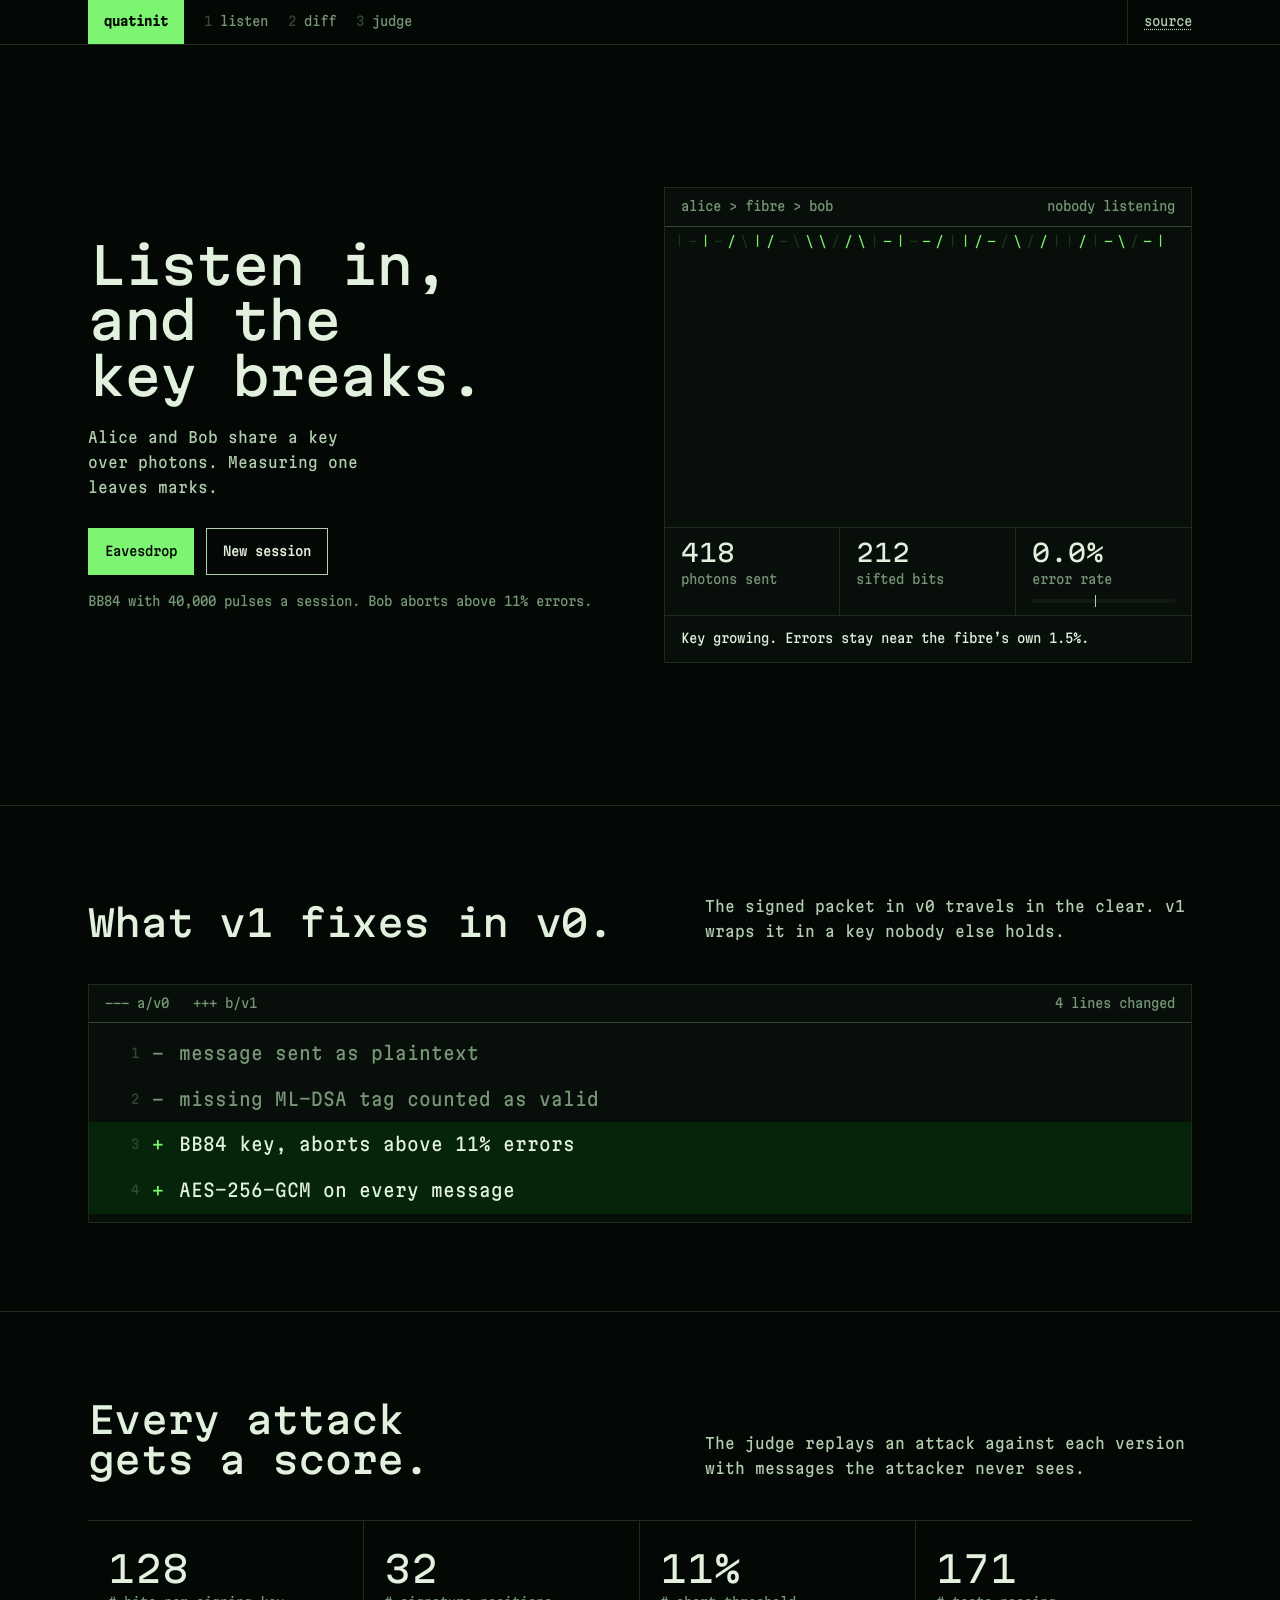
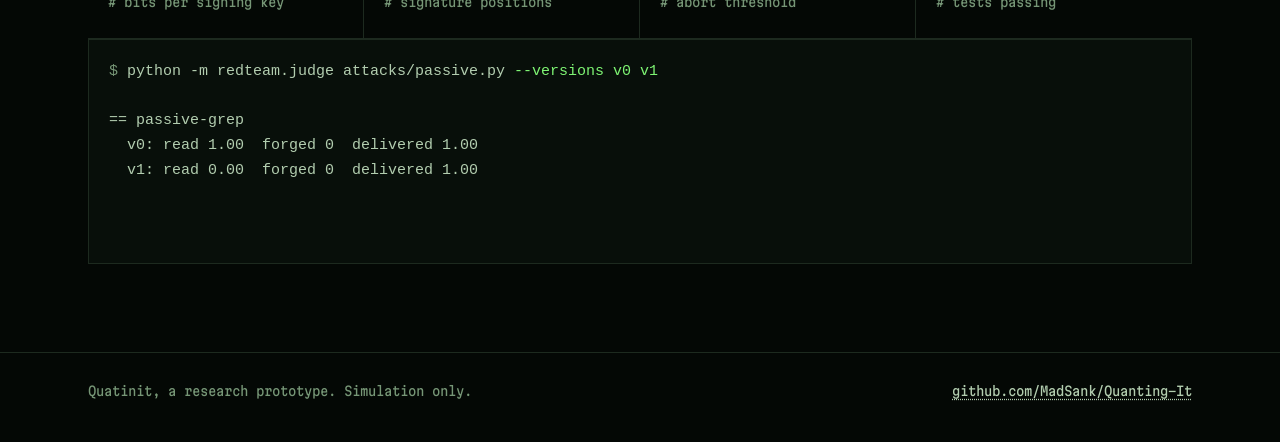
<file: website/previews/terminal/index.html>
<!doctype html>
<html lang="en">
<head>
<meta charset="utf-8">
<meta name="viewport" content="width=device-width, initial-scale=1">
<title>Quatinit, preview A: Terminal</title>
<meta name="description" content="Quatinit: quantum-safe messaging you can try to eavesdrop on. Design preview A.">
<link rel="preconnect" href="https://fonts.googleapis.com">
<link rel="preconnect" href="https://fonts.gstatic.com" crossorigin>
<link href="https://fonts.googleapis.com/css2?family=Martian+Mono:wdth,wght@75..112.5,400..700&display=swap" rel="stylesheet">
<style>
/* Hallmark · theme: terminal (dealt 2/3, seed interactive-quatinit-quantum-safe-cryptography-6b12) · genre: atmospheric · job: try · hero: split, the live photon stream on the right · nav: tabbed wordmark, edge-aligned · footer: one line · signature: a BB84 stream you can eavesdrop on, its error rate climbing until the key aborts · mode: fast preview */
/* Hallmark · pre-emit critique: P4 H5 E4 S4 R4 V4 · weakest: P, a preview with no real screenshot; the protocol itself is the picture, simulated live from the project's own parameters */
:root {
  --color-paper: oklch(12.5% 0.012 150); --color-paper-2: oklch(16% 0.016 150); --color-paper-3: oklch(20.5% 0.022 150);
  --color-ink: oklch(94% 0.03 140); --color-ink-2: oklch(82% 0.05 142); --color-muted: oklch(64% 0.06 145);
  --color-rule: oklch(27% 0.028 148); --color-rule-2: oklch(38% 0.045 146);
  --color-accent: oklch(87% 0.2 142); --color-accent-ink: oklch(14% 0.02 150); --color-focus: oklch(87% 0.2 142);
  --color-accent-wash: oklch(23% 0.06 145);
  --glyph-0: oklch(30% 0.06 146); --glyph-2: oklch(47% 0.11 144); --glyph-4: oklch(67% 0.17 142); --glyph-6: oklch(86% 0.2 141);
  --font-display: "Martian Mono", ui-monospace, monospace; --font-body: var(--font-display);
  --stretch-display: 112.5%; --stretch-body: 87.5%; --tracking-display: -0.02em;
  --text-sm: 0.8125rem; --text-base: 0.9375rem; --text-lg: 1.125rem; --text-title: 1.5rem;
  --text-display-s: 2.25rem; --text-display: clamp(2.1rem, 3.9vw, 3.2rem);
  --dur-micro: 120ms; --container: 1200px; --gutter: clamp(16px, 4vw, 48px);
}
*, *::before, *::after { box-sizing: border-box; }
html, body { overflow-x: clip; }
html { color-scheme: dark; scrollbar-color: var(--color-rule-2) var(--color-paper); }
body { margin: 0; background: var(--color-paper); color: var(--color-ink); font-family: var(--font-body);
  font-stretch: var(--stretch-body); font-size: var(--text-base); line-height: 1.65; font-variant-numeric: tabular-nums; caret-color: var(--color-accent); }
::selection { background: var(--color-accent); color: var(--color-accent-ink); }
h1, h2, h3 { font-family: var(--font-display); font-weight: 500; font-stretch: var(--stretch-display);
  letter-spacing: var(--tracking-display); text-wrap: balance; line-height: 1.12; margin: 0; overflow-wrap: break-word; min-width: 0; }
p { margin: 0; text-wrap: pretty; }
a { color: var(--color-ink-2); text-decoration: underline dotted; text-underline-offset: 0.2em; }
a:hover { color: var(--color-accent); }
:focus-visible { outline: 2px solid var(--color-focus); outline-offset: 2px; transition: none; }
.wrap { max-width: var(--container); margin: 0 auto; padding: 0 var(--gutter); }

/* nav */
.nav { border-bottom: 1px solid var(--color-rule); }
.nav .wrap { display: flex; align-items: stretch; gap: 0; min-height: 44px; }
.mark { background: var(--color-accent); color: var(--color-accent-ink); font-weight: 700; padding: 0 16px; display: flex; align-items: center; font-size: var(--text-sm); text-decoration: none; }
.nav ol { list-style: none; display: flex; gap: 20px; margin: 0 0 0 20px; padding: 0; align-items: center; font-size: var(--text-sm); }
.nav ol a { color: var(--color-muted); text-decoration: none; }
.nav ol a:hover { color: var(--color-ink); }
.nav ol span { color: var(--color-rule-2); margin-right: 8px; }
.nav .src { margin-left: auto; border-left: 1px solid var(--color-rule); padding: 0 0 0 16px; display: flex; align-items: center; font-size: var(--text-sm); }
@media (max-width: 720px) { .nav ol { display: none; } }

/* hero */
.hero .wrap { display: grid; grid-template-columns: minmax(0, 6fr) minmax(0, 6fr); gap: 48px; align-items: center; min-height: min(760px, calc(100dvh - 45px)); padding-top: 40px; padding-bottom: 40px; }
.hero h1 { font-size: var(--text-display); }
.hero .lede { margin-top: 20px; color: var(--color-ink-2); max-width: 34ch; }
.actions { display: flex; gap: 12px; margin-top: 28px; flex-wrap: wrap; }
.btn { font: inherit; font-size: var(--text-sm); font-weight: 500; padding: 12px 16px; border-radius: 0; cursor: pointer; border: 1px solid var(--color-ink-2);
  background: transparent; color: var(--color-ink); transition: background-color var(--dur-micro) steps(1), color var(--dur-micro) steps(1); text-decoration: none; }
.btn:hover { background: var(--color-paper-3); }
.btn--primary { background: var(--color-accent); border-color: var(--color-accent); color: var(--color-accent-ink); }
.btn--primary:hover { background: var(--color-ink); border-color: var(--color-ink); }
.btn[aria-pressed="true"] { background: var(--color-accent-wash); border-color: var(--color-accent); color: var(--color-accent); }
.btn:active { transform: translateY(1px); }
.btn:disabled { opacity: 0.45; cursor: not-allowed; }
.hero .note { margin-top: 16px; font-size: var(--text-sm); color: var(--color-muted); }

/* the live session */
.session { background: var(--color-paper-2); border: 1px solid var(--color-rule); }
.session-head { display: flex; justify-content: space-between; gap: 12px; padding: 8px 16px; border-bottom: 1px solid var(--color-rule-2); font-size: var(--text-sm); color: var(--color-muted); }
.stream { position: relative; height: 300px; overflow: hidden; }
.stream canvas { position: absolute; inset: 0; width: 100%; height: 100%; display: block; }
.stream pre { margin: 0; padding: 16px; color: var(--glyph-4); font-size: 12px; line-height: 1.5; }
.readout { display: grid; grid-template-columns: repeat(3, minmax(0, 1fr)); border-top: 1px solid var(--color-rule); }
.readout > div { padding: 12px 16px; border-right: 1px solid var(--color-rule); min-width: 0; }
.readout > div:last-child { border-right: 0; }
.fig { font-stretch: var(--stretch-display); font-size: var(--text-title); line-height: 1.1; display: block; }
.fig-label { font-size: var(--text-sm); color: var(--color-muted); }
.verdict { padding: 12px 16px; border-top: 1px solid var(--color-rule); font-size: var(--text-sm); min-height: calc(1.65em + 24px); }
.verdict.bad { background: var(--color-accent-wash); color: var(--color-accent); }
.verdict b { font-weight: 700; }
.bar { height: 4px; background: var(--color-paper-3); position: relative; margin-top: 8px; }
.bar i { position: absolute; inset: 0 auto 0 0; width: 100%; background: var(--color-accent); transform-origin: left; transform: scaleX(0); transition: transform 200ms steps(4); }
.bar s { position: absolute; top: -4px; bottom: -4px; width: 1px; background: var(--color-ink-2); left: 44%; }

/* sections */
section.band { border-top: 1px solid var(--color-rule); padding: 88px 0; }
.band-head { display: grid; grid-template-columns: minmax(0, 6fr) minmax(0, 5fr); gap: 32px; align-items: end; margin-bottom: 40px; }
.band-head h2 { font-size: var(--text-display-s); }
.band-head p { color: var(--color-ink-2); }
.diff { background: var(--color-paper-2); border: 1px solid var(--color-rule); font-size: var(--text-lg); }
.diff-head { display: flex; justify-content: space-between; gap: 12px; padding: 8px 16px; border-bottom: 1px solid var(--color-rule-2); font-size: var(--text-sm); color: var(--color-muted); }
.diff ol { list-style: none; margin: 0; padding: 8px 0; counter-reset: ln; }
.diff li { counter-increment: ln; display: grid; grid-template-columns: 3.5em 1.5em minmax(0, 1fr); padding: 8px 16px 8px 0; }
.diff li::before { content: counter(ln); color: var(--color-rule-2); text-align: right; padding-right: 1em; font-size: var(--text-sm); align-self: center; }
.diff .del { color: var(--color-muted); }
.diff .add { background: var(--color-accent-wash); }
.diff .sign { color: var(--color-muted); }
.diff .add .sign { color: var(--color-accent); }
.figs { display: grid; grid-template-columns: repeat(4, minmax(0, 1fr)); border-top: 1px solid var(--color-rule); border-bottom: 1px solid var(--color-rule); }
.figs div { padding: 28px 20px 24px; border-right: 1px solid var(--color-rule); }
.figs div:last-child { border-right: 0; }
.figs .fig { font-size: var(--text-display-s); font-weight: 400; }
.term { background: var(--color-paper-2); border: 1px solid var(--color-rule); padding: 20px; font-size: var(--text-base); white-space: pre-wrap; margin: 0; min-height: 15em; color: var(--color-ink-2); }
.term .p { color: var(--color-muted); }
.term .a { color: var(--color-accent); }
footer { border-top: 1px solid var(--color-rule); padding: 28px 0 40px; font-size: var(--text-sm); color: var(--color-muted); }
footer .wrap { display: flex; justify-content: space-between; gap: 16px; flex-wrap: wrap; }

@media (max-width: 900px) {
  .hero .wrap, .band-head { grid-template-columns: minmax(0, 1fr); }
  .figs { grid-template-columns: repeat(2, minmax(0, 1fr)); }
  .figs div:nth-child(2) { border-right: 0; }
  .figs div:nth-child(-n+2) { border-bottom: 1px solid var(--color-rule); }
  .diff { font-size: var(--text-base); }
}
@media (prefers-reduced-motion: reduce) { .bar i { transition: none; } }
</style>
</head>
<body>
<header class="nav">
  <div class="wrap">
    <a class="mark" href="#top">quatinit</a>
    <ol>
      <li><a href="#top"><span>1</span>listen</a></li>
      <li><a href="#diff"><span>2</span>diff</a></li>
      <li><a href="#judge"><span>3</span>judge</a></li>
    </ol>
    <a class="src" href="https://github.com/MadSank/Quanting-It">source</a>
  </div>
</header>

<main id="top">
  <section class="hero" aria-labelledby="h1">
    <div class="wrap">
      <div>
        <h1 id="h1">Listen in, and the key breaks.</h1>
        <p class="lede">Alice and Bob share a key over photons. Measuring one leaves marks.</p>
        <div class="actions">
          <button class="btn btn--primary" id="eve" aria-pressed="false">Eavesdrop</button>
          <button class="btn" id="reset">New session</button>
        </div>
        <p class="note">BB84 with 40,000 pulses a session. Bob aborts above 11% errors.</p>
      </div>

      <div class="session" aria-live="polite">
        <div class="session-head"><span>alice &gt; fibre &gt; bob</span><span id="who">nobody listening</span></div>
        <div class="stream" id="stream">
          <pre>| / - \ | | / - - \ / | - \ \ | / - | |
- \ / | | - / \ - | / \ | - | / - \ / |
photons in two bases, rendered live with scripting on</pre>
        </div>
        <div class="readout">
          <div><span class="fig" id="sent">0</span><span class="fig-label">photons sent</span></div>
          <div><span class="fig" id="kept">0</span><span class="fig-label">sifted bits</span></div>
          <div><span class="fig" id="qber">0.0%</span><span class="fig-label">error rate</span>
            <div class="bar" aria-hidden="true"><i id="qbar"></i><s></s></div></div>
        </div>
        <p class="verdict" id="verdict">Key growing. Errors stay near the fibre’s own 1.5%.</p>
      </div>
    </div>
  </section>

  <section class="band" id="diff" aria-labelledby="h2a">
    <div class="wrap">
      <div class="band-head">
        <h2 id="h2a">What v1 fixes in v0.</h2>
        <p>The signed packet in v0 travels in the clear. v1 wraps it in a key nobody else holds.</p>
      </div>
      <div class="diff">
        <div class="diff-head"><span>--- a/v0 &nbsp; +++ b/v1</span><span>4 lines changed</span></div>
        <ol>
          <li class="del"><span class="sign">-</span><span>message sent as plaintext</span></li>
          <li class="del"><span class="sign">-</span><span>missing ML-DSA tag counted as valid</span></li>
          <li class="add"><span class="sign">+</span><span>BB84 key, aborts above 11% errors</span></li>
          <li class="add"><span class="sign">+</span><span>AES-256-GCM on every message</span></li>
        </ol>
      </div>
    </div>
  </section>

  <section class="band" id="judge" aria-labelledby="h2b">
    <div class="wrap">
      <div class="band-head">
        <h2 id="h2b">Every attack gets a score.</h2>
        <p>The judge replays an attack against each version with messages the attacker never sees.</p>
      </div>
      <div class="figs">
        <div><span class="fig">128</span><span class="fig-label"># bits per signing key</span></div>
        <div><span class="fig">32</span><span class="fig-label"># signature positions</span></div>
        <div><span class="fig">11%</span><span class="fig-label"># abort threshold</span></div>
        <div><span class="fig">171</span><span class="fig-label"># tests passing</span></div>
      </div>
      <pre class="term" id="term"><span class="p">$</span> python -m redteam.judge attacks/passive.py <span class="a">--versions v0 v1</span>

== passive-grep
  v0: read 1.00  forged 0  delivered 1.00
  v1: read 0.00  forged 0  delivered 1.00</pre>
    </div>
  </section>
</main>

<footer><div class="wrap"><span>Quatinit, a research prototype. Simulation only.</span><a href="https://github.com/MadSank/Quanting-It">github.com/MadSank/Quanting-It</a></div></footer>

<script>
(() => {
  const css = getComputedStyle(document.documentElement);
  const C = (n) => css.getPropertyValue(n).trim();
  const stream = document.getElementById('stream');
  const reduce = matchMedia('(prefers-reduced-motion: reduce)').matches;
  const cv = document.createElement('canvas'); stream.replaceChildren(cv);
  const ctx = cv.getContext('2d');
  const glyph = [['|', '-'], ['/', '\\']];  // basis 0 = rectilinear, 1 = diagonal
  let W, H, cols, rows, cw = 13, ch = 20, grid = [], eve = false, sent = 0, kept = 0, errs = 0, tested = 0, aborted = false;

  function size() {
    const r = stream.getBoundingClientRect(), d = devicePixelRatio || 1;
    W = r.width; H = r.height; cv.width = W * d; cv.height = H * d; ctx.setTransform(d, 0, 0, d, 0, 0);
    cols = Math.floor((W - 20) / cw); rows = Math.floor((H - 16) / ch); grid = [];
  }
  function photon() {
    const a = Math.random() < .5 ? 0 : 1, bit = Math.random() < .5 ? 0 : 1, b = Math.random() < .5 ? 0 : 1;
    let state = { basis: a, bit };
    if (eve) { const e = Math.random() < .5 ? 0 : 1; const r = e === state.basis ? state.bit : (Math.random() < .5 ? 0 : 1); state = { basis: e, bit: r }; }
    let got = b === state.basis ? state.bit : (Math.random() < .5 ? 0 : 1);
    if (Math.random() < 0.015) got ^= 1;
    const sifted = a === b, err = sifted && got !== bit;
    sent++; if (sifted) { kept++; tested++; if (err) errs++; }
    return { g: glyph[a][bit], sifted, err, tapped: eve };
  }
  function draw() {
    ctx.clearRect(0, 0, W, H);
    ctx.font = `13px ${C('--font-display')}`; ctx.textBaseline = 'top';
    grid.forEach((row, ri) => row.forEach((p, ci) => {
      ctx.fillStyle = p.err ? C('--color-ink') : p.sifted ? C('--glyph-6') : C('--glyph-0');
      if (p.err) { ctx.fillStyle = C('--color-accent-wash'); ctx.fillRect(10 + ci * cw - 1, 8 + ri * ch - 2, cw, ch - 2); ctx.fillStyle = C('--color-ink'); }
      ctx.fillText(p.err ? 'x' : p.g, 10 + ci * cw, 8 + ri * ch);
    }));
  }
  const $ = (id) => document.getElementById(id);
  function readout() {
    const q = tested ? errs / tested : 0;
    $('sent').textContent = sent.toLocaleString('en-GB'); $('kept').textContent = kept.toLocaleString('en-GB');
    $('qber').textContent = (q * 100).toFixed(1) + '%';
    $('qbar').style.transform = `scaleX(${Math.min(q / 0.25, 1)})`;
    const v = $('verdict');
    if (tested > 60 && q > 0.11) {
      aborted = true; v.className = 'verdict bad';
      v.innerHTML = `<b>abort:</b> error rate ${(q * 100).toFixed(1)}% is over 11%. The key is thrown away; Eve learns nothing that is used.`;
    } else if (eve) { v.className = 'verdict'; v.textContent = 'Eve is measuring every photon. Watch the errors climb.'; }
    else { v.className = 'verdict'; v.textContent = 'Key growing. Errors stay near the fibre’s own 1.5%.'; }
  }
  function tick() {
    if (!aborted) {
      const row = Array.from({ length: cols }, photon);
      grid.unshift(row); if (grid.length > rows) grid.pop();
      draw(); readout();
    }
    if (!reduce) setTimeout(tick, 140);
  }
  function reset() { aborted = false; grid = []; for (let i = 0; i < rows - 1; i++) grid.push(Array.from({ length: cols }, photon)); sent = kept = errs = tested = 0; draw(); readout(); if (reduce) { for (let i = 0; i < rows; i++) { grid.unshift(Array.from({ length: cols }, photon)); } draw(); readout(); } }
  $('eve').addEventListener('click', (e) => { eve = !eve; e.currentTarget.setAttribute('aria-pressed', eve); e.currentTarget.textContent = eve ? 'Stop listening' : 'Eavesdrop'; $('who').textContent = eve ? 'eve on the fibre' : 'nobody listening'; reset(); });
  $('reset').addEventListener('click', reset);
  addEventListener('resize', () => { size(); draw(); });
  size(); reset(); tick();
})();
</script>
</body>
</html>
</file>
<file: website/site/assets/base.css>
/* Hallmark · theme: lumen (chosen by the user, variant: particles) · genre: atmospheric · job: try · shared tokens and base for the Quatinit site */
/* Hallmark · pre-emit critique: P4 H4 E5 S5 R4 V5 · weakest: H, heroes are type-led; the visitor's own sentence is the picture */
:root {
  --color-paper: oklch(12.5% 0.027 290); --color-paper-2: oklch(16% 0.03 290); --color-paper-3: oklch(20% 0.032 290);
  --color-ink: oklch(96% 0.01 300); --color-ink-2: oklch(85% 0.017 298); --color-muted: oklch(69% 0.026 295);
  --color-rule: oklch(27% 0.034 290); --color-rule-2: oklch(36% 0.04 292); --rule-blueprint: oklch(96% 0.01 300 / 0.05);
  --color-accent: oklch(80% 0.15 62); --color-accent-2: oklch(72% 0.15 12); --color-accent-ink: oklch(14% 0.028 290);
  --color-live: oklch(80% 0.13 155); --color-focus: oklch(80% 0.15 62);
  --color-accent-wash: oklch(80% 0.15 62 / 0.12); --color-rose-wash: oklch(72% 0.15 12 / 0.14);
  --font-display: "Instrument Serif", ui-serif, Georgia, serif; --font-body: "Geist", ui-sans-serif, system-ui, sans-serif; --font-outlier: "Geist Mono", ui-monospace, monospace;
  --radius-card: 10px; --radius-pill: 999px;
  --text-sm: 0.875rem; --text-base: 1.0625rem; --text-lg: 1.25rem; --text-title: 2rem; --text-display-s: 3rem; --text-display: clamp(3rem, 6.4vw, 5.6rem);
  --ease: cubic-bezier(.2, .7, .2, 1); --container: 1200px; --gutter: clamp(16px, 4vw, 48px);
}
*, *::before, *::after { box-sizing: border-box; }
html, body { overflow-x: clip; }
html { color-scheme: dark; scrollbar-color: var(--color-rule-2) var(--color-paper); }
body { margin: 0; color: var(--color-ink-2); font-family: var(--font-body); font-size: var(--text-base); line-height: 1.6; caret-color: var(--color-accent);
  background-color: var(--color-paper); background-image: linear-gradient(var(--rule-blueprint) 1px, transparent 1px), linear-gradient(90deg, var(--rule-blueprint) 1px, transparent 1px); background-size: 48px 48px; }
::selection { background: var(--color-accent); color: var(--color-accent-ink); }
h1, h2, h3 { font-family: var(--font-display); font-weight: 400; color: var(--color-ink); letter-spacing: -0.015em; line-height: 1; margin: 0; overflow-wrap: break-word; min-width: 0; text-wrap: balance; text-transform: lowercase; }
p { margin: 0; text-wrap: pretty; }
a { color: var(--color-ink); text-underline-offset: 0.2em; }
:focus-visible { outline: 2px solid var(--color-focus); outline-offset: 3px; transition: none; }
.wrap { max-width: var(--container); margin: 0 auto; padding: 0 var(--gutter); }
.m { font-family: var(--font-outlier); }
.vh { position: absolute; width: 1px; height: 1px; overflow: hidden; clip-path: inset(50%); white-space: nowrap; }

.nav .wrap { display: flex; justify-content: space-between; padding-top: 24px; padding-bottom: 24px; font-size: var(--text-sm); }
.nav .name { font-family: var(--font-display); font-size: var(--text-lg); text-decoration: none; }
.hero .wrap { min-height: min(720px, calc(100dvh - 80px)); display: grid; align-content: center; padding-bottom: 64px; }
.hero h1 { font-size: var(--text-display); max-width: 14ch; }
.hero .lede { margin-top: 20px; font-size: var(--text-lg); max-width: 40ch; }
.compose { margin-top: 32px; display: flex; gap: 12px; flex-wrap: wrap; max-width: 640px; }
.compose input { flex: 1 1 280px; font: inherit; font-size: var(--text-lg); color: var(--color-ink); background: var(--color-paper-2); border: 1px solid var(--color-rule-2); border-radius: var(--radius-pill); padding: 12px 20px; }
.compose input:hover { border-color: var(--color-muted); }
.btn { font: inherit; font-weight: 500; border-radius: var(--radius-pill); padding: 12px 24px; cursor: pointer; border: 1px solid var(--color-accent); background: var(--color-accent); color: var(--color-accent-ink); transition: transform 160ms var(--ease); text-decoration: none; display: inline-block; }
.btn:hover { transform: translateY(-1px); }
.btn:active { transform: translateY(1px); }
.btn:disabled { opacity: .45; cursor: not-allowed; transform: none; }
.choice { font: inherit; border-radius: var(--radius-pill); padding: 8px 20px; cursor: pointer; border: 1px solid var(--color-rule-2); background: transparent; color: var(--color-ink-2); transition: border-color 160ms var(--ease), color 160ms var(--ease); }
.choice:hover { border-color: var(--color-muted); color: var(--color-ink); }
.choice:active { transform: translateY(1px); }
.choice[aria-pressed="true"] { border-color: var(--color-accent); color: var(--color-accent); background: var(--color-accent-wash); }

.story { display: grid; grid-template-columns: minmax(0, 5fr) minmax(0, 7fr); gap: 64px; padding-bottom: 120px; }
.step { min-height: 78vh; display: grid; align-content: center; opacity: .35; transition: opacity 400ms var(--ease); }
.step.on { opacity: 1; }
.step h2 { font-size: var(--text-display-s); }
.step p { margin-top: 12px; max-width: 34ch; }
.stage { position: sticky; top: 12vh; height: 76vh; display: grid; place-items: center; }

footer { border-top: 1px solid var(--color-rule); padding: 24px 0 40px; font-size: var(--text-sm); color: var(--color-muted); }
footer .wrap { display: flex; justify-content: space-between; gap: 16px; flex-wrap: wrap; }
@media (max-width: 900px) {
  .story { grid-template-columns: minmax(0, 1fr); }
  .stage { top: 57px; height: auto; padding: 16px 0; background: var(--color-paper); z-index: 2; }
  .step { min-height: 60vh; }
}
@media (prefers-reduced-motion: reduce) { .step { opacity: 1; transition: none; } .btn, .choice { transition: none; } }
</file>
<file: website/site/assets/site.css>
/* Hallmark · theme: lumen (chosen by the user from three variants) · genre: atmospheric · job: try · hero: the sentence you type, set large · nav: wordmark, four section links, source · footer: one line · signature: each character of your sentence is a particle that becomes hash bits, photons, ciphertext and your sentence again · scroll: one pinned canvas · sections: hero, story, eve's dial, inside, arena, run, footer */
/* Hallmark · pre-emit critique: P4 H4 E5 S5 R4 V5 · weakest: P, no photographs or product screenshots; the protocol drawn live is the picture, and the Streamlit console could be captured for the run section later */
.skip { position: absolute; left: 16px; top: -48px; background: var(--color-accent); color: var(--color-accent-ink); padding: 8px 16px; border-radius: var(--radius-pill); z-index: 10; }
.skip:focus-visible { top: 12px; }
.nav { position: sticky; top: 0; z-index: 5; background: var(--color-paper); border-bottom: 1px solid var(--color-rule); }
.nav .wrap { align-items: center; padding-top: 16px; padding-bottom: 16px; gap: 24px; }
.nav ul { list-style: none; display: flex; gap: 24px; margin: 0 auto 0 0; padding: 0; }
.nav ul a, .nav > .wrap > a:last-child { color: var(--color-muted); text-decoration: none; }
.nav ul a:hover, .nav > .wrap > a:last-child:hover { color: var(--color-ink); }
.hero-grid { grid-template-columns: minmax(0, 7fr) minmax(0, 5fr); column-gap: 48px; align-items: center; }
.teaser { margin: 0; border-left: 1px solid var(--color-rule-2); padding-left: 32px; }
.teaser-text { font-family: var(--font-display); font-size: var(--text-display-s); line-height: 1.12; color: var(--color-ink); overflow-wrap: anywhere; min-height: 4lh; }
.teaser-text .x { font-family: var(--font-outlier); font-size: 0.8em; color: var(--color-accent); }
.teaser figcaption { display: flex; justify-content: space-between; margin-top: 16px; font-size: var(--text-sm); color: var(--color-muted); }
.hint { margin-top: 16px; font-size: var(--text-sm); color: var(--color-muted); }

.field { position: relative; width: 100%; height: 100%; max-height: 520px; }
.field canvas { position: absolute; inset: 0; width: 100%; height: 100%; display: block; }
.field .fallback { font-family: var(--font-display); font-size: var(--text-title); color: var(--color-ink); }
.field .cap { position: absolute; left: 0; right: 0; bottom: 0; display: flex; justify-content: space-between; gap: 16px; font-size: var(--text-sm); color: var(--color-muted); }
.field .cap b { color: var(--color-live); font-weight: 400; }
.field .cap b.bad { color: var(--color-accent-2); }

.band { padding: 112px 0; border-top: 1px solid var(--color-rule); }
.band h2 { font-size: var(--text-display-s); }
.sub { margin-top: 12px; max-width: 44ch; }

.dial { display: grid; grid-template-columns: minmax(0, 5fr) minmax(0, 7fr); gap: 64px; align-items: center; }
.range { display: flex; justify-content: space-between; margin-top: 32px; font-size: var(--text-sm); color: var(--color-muted); }
.range output { font-family: var(--font-outlier); color: var(--color-accent); }
input[type="range"] { width: 100%; margin: 12px 0 24px; accent-color: var(--color-accent); height: 24px; cursor: pointer; }
.readout { background: var(--color-paper-2); border: 1px solid var(--color-rule-2); border-radius: var(--radius-card); padding: 32px; }
.readout .big { font-size: clamp(3.5rem, 8vw, 6rem); line-height: 1; color: var(--color-ink); font-variant-numeric: tabular-nums; }
.readout .big.bad { color: var(--color-accent-2); }
.readout .what { margin-top: 8px; color: var(--color-muted); font-size: var(--text-sm); }
.scale { position: relative; height: 8px; border-radius: 4px; background: var(--color-paper-3); margin: 40px 0 16px; }
.scale i { position: absolute; inset: 0; border-radius: 4px; background: var(--color-live); transform-origin: left; transform: scaleX(0); transition: transform 500ms var(--ease); }
.scale i.bad { background: var(--color-accent-2); }
.scale s { position: absolute; top: -8px; bottom: -8px; width: 2px; background: var(--color-ink); left: 36.67%; }
.scale em { position: absolute; left: 36.67%; top: -32px; transform: translateX(-50%); font-style: normal; font-size: var(--text-sm); color: var(--color-ink-2); white-space: nowrap; }
.verdict { min-height: 3lh; color: var(--color-ink-2); }

.layers { display: grid; grid-template-columns: repeat(3, minmax(0, 1fr)); gap: 32px; margin-top: 48px; }
.layers article { border-top: 1px solid var(--color-rule-2); padding-top: 20px; }
.layers h3 { font-size: var(--text-title); }
.layers p { margin-top: 12px; }
.layers .spec { font-size: var(--text-sm); color: var(--color-muted); }

.arena { display: grid; grid-template-columns: minmax(0, 5fr) minmax(0, 7fr); gap: 64px; align-items: start; }
.table-wrap { min-width: 0; }
table { width: 100%; border-collapse: collapse; font-size: var(--text-base); }
th { text-align: left; font-weight: 500; color: var(--color-muted); font-size: var(--text-sm); padding: 0 12px 12px 0; border-bottom: 1px solid var(--color-rule-2); }
td { padding: 16px 12px 16px 0; border-bottom: 1px solid var(--color-rule); color: var(--color-ink); }
td.bad { color: var(--color-accent-2); } td.good { color: var(--color-live); } td.muted { color: var(--color-muted); }
.cmd { margin: 24px 0 0; padding: 20px 24px; background: var(--color-paper-2); border: 1px solid var(--color-rule); border-radius: var(--radius-card); color: var(--color-ink-2); font-size: var(--text-sm); line-height: 1.9; white-space: pre-wrap; overflow-wrap: anywhere; }
.cmd .p { color: var(--color-muted); user-select: none; }

.run h2 { margin-bottom: 8px; }
.run-foot { display: flex; align-items: center; gap: 20px; flex-wrap: wrap; margin-top: 20px; color: var(--color-muted); font-size: var(--text-sm); }

@media (max-width: 900px) {
  .hero-grid { grid-template-columns: minmax(0, 1fr); }
  .teaser { border-left: 0; padding-left: 0; margin-top: 40px; }
  .nav ul { display: none; }
  .nav .wrap { justify-content: space-between; }
  .dial, .arena, .layers { grid-template-columns: minmax(0, 1fr); gap: 32px; }
  .field { height: 46vh; }
  .stage { order: -1; position: sticky; top: 57px; height: 46vh; border-bottom: 1px solid var(--color-rule); }
  .story { gap: 0; }
  .step { min-height: 70vh; }
  .hero .wrap { padding-top: 32px; }
  .band { padding: 80px 0; }
}
@media (prefers-reduced-motion: reduce) { .scale i { transition: none; } }
</file>
<file: website/previews/_lumen/base.css>
/* Hallmark · theme: lumen (chosen by the user from preview F) · genre: atmospheric · job: try · shared base for the Lumen variants · mode: fast preview */
/* Hallmark · pre-emit critique: P4 H4 E5 S5 R4 V5 · weakest: H, heroes are type-led; the visitor's own sentence is the picture */
:root {
  --color-paper: oklch(12.5% 0.027 290); --color-paper-2: oklch(16% 0.03 290); --color-paper-3: oklch(20% 0.032 290);
  --color-ink: oklch(96% 0.01 300); --color-ink-2: oklch(85% 0.017 298); --color-muted: oklch(69% 0.026 295);
  --color-rule: oklch(27% 0.034 290); --color-rule-2: oklch(36% 0.04 292); --rule-blueprint: oklch(96% 0.01 300 / 0.05);
  --color-accent: oklch(80% 0.15 62); --color-accent-2: oklch(72% 0.15 12); --color-accent-ink: oklch(14% 0.028 290);
  --color-live: oklch(80% 0.13 155); --color-focus: oklch(80% 0.15 62);
  --color-accent-wash: oklch(80% 0.15 62 / 0.12); --color-rose-wash: oklch(72% 0.15 12 / 0.14);
  --font-display: "Instrument Serif", ui-serif, Georgia, serif; --font-body: "Geist", ui-sans-serif, system-ui, sans-serif; --font-outlier: "Geist Mono", ui-monospace, monospace;
  --radius-card: 10px; --radius-pill: 999px;
  --text-sm: 0.875rem; --text-base: 1.0625rem; --text-lg: 1.25rem; --text-title: 2rem; --text-display-s: 3rem; --text-display: clamp(3rem, 6.4vw, 5.6rem);
  --ease: cubic-bezier(.2, .7, .2, 1); --container: 1200px; --gutter: clamp(16px, 4vw, 48px);
}
*, *::before, *::after { box-sizing: border-box; }
html, body { overflow-x: clip; }
html { color-scheme: dark; scrollbar-color: var(--color-rule-2) var(--color-paper); }
body { margin: 0; color: var(--color-ink-2); font-family: var(--font-body); font-size: var(--text-base); line-height: 1.6; caret-color: var(--color-accent);
  background-color: var(--color-paper); background-image: linear-gradient(var(--rule-blueprint) 1px, transparent 1px), linear-gradient(90deg, var(--rule-blueprint) 1px, transparent 1px); background-size: 48px 48px; }
::selection { background: var(--color-accent); color: var(--color-accent-ink); }
h1, h2, h3 { font-family: var(--font-display); font-weight: 400; color: var(--color-ink); letter-spacing: -0.015em; line-height: 1; margin: 0; overflow-wrap: break-word; min-width: 0; text-wrap: balance; text-transform: lowercase; }
p { margin: 0; text-wrap: pretty; }
a { color: var(--color-ink); text-underline-offset: 0.2em; }
:focus-visible { outline: 2px solid var(--color-focus); outline-offset: 3px; transition: none; }
.wrap { max-width: var(--container); margin: 0 auto; padding: 0 var(--gutter); }
.m { font-family: var(--font-outlier); }
.vh { position: absolute; width: 1px; height: 1px; overflow: hidden; clip-path: inset(50%); white-space: nowrap; }

.nav .wrap { display: flex; justify-content: space-between; padding-top: 24px; padding-bottom: 24px; font-size: var(--text-sm); }
.nav .name { font-family: var(--font-display); font-size: var(--text-lg); text-decoration: none; }
.hero .wrap { min-height: min(720px, calc(100dvh - 80px)); display: grid; align-content: center; padding-bottom: 64px; }
.hero h1 { font-size: var(--text-display); max-width: 14ch; }
.hero .lede { margin-top: 20px; font-size: var(--text-lg); max-width: 40ch; }
.compose { margin-top: 32px; display: flex; gap: 12px; flex-wrap: wrap; max-width: 640px; }
.compose input { flex: 1 1 280px; font: inherit; font-size: var(--text-lg); color: var(--color-ink); background: var(--color-paper-2); border: 1px solid var(--color-rule-2); border-radius: var(--radius-pill); padding: 12px 20px; }
.compose input:hover { border-color: var(--color-muted); }
.btn { font: inherit; font-weight: 500; border-radius: var(--radius-pill); padding: 12px 24px; cursor: pointer; border: 1px solid var(--color-accent); background: var(--color-accent); color: var(--color-accent-ink); transition: transform 160ms var(--ease); text-decoration: none; display: inline-block; }
.btn:hover { transform: translateY(-1px); }
.btn:active { transform: translateY(1px); }
.btn:disabled { opacity: .45; cursor: not-allowed; transform: none; }
.choice { font: inherit; border-radius: var(--radius-pill); padding: 8px 20px; cursor: pointer; border: 1px solid var(--color-rule-2); background: transparent; color: var(--color-ink-2); transition: border-color 160ms var(--ease), color 160ms var(--ease); }
.choice:hover { border-color: var(--color-muted); color: var(--color-ink); }
.choice:active { transform: translateY(1px); }
.choice[aria-pressed="true"] { border-color: var(--color-accent); color: var(--color-accent); background: var(--color-accent-wash); }

.story { display: grid; grid-template-columns: minmax(0, 5fr) minmax(0, 7fr); gap: 64px; padding-bottom: 120px; }
.step { min-height: 78vh; display: grid; align-content: center; opacity: .35; transition: opacity 400ms var(--ease); }
.step.on { opacity: 1; }
.step h2 { font-size: var(--text-display-s); }
.step p { margin-top: 12px; max-width: 34ch; }
.stage { position: sticky; top: 12vh; height: 76vh; display: grid; place-items: center; }

footer { border-top: 1px solid var(--color-rule); padding: 24px 0 40px; font-size: var(--text-sm); color: var(--color-muted); }
footer .wrap { display: flex; justify-content: space-between; gap: 16px; flex-wrap: wrap; }
@media (max-width: 900px) {
  .story { grid-template-columns: minmax(0, 1fr); }
  .stage { top: 0; height: auto; padding: 16px 0; background: var(--color-paper); z-index: 2; }
  .step { min-height: 60vh; }
}
@media (prefers-reduced-motion: reduce) { .step { opacity: 1; transition: none; } .btn, .choice { transition: none; } }
</file>
